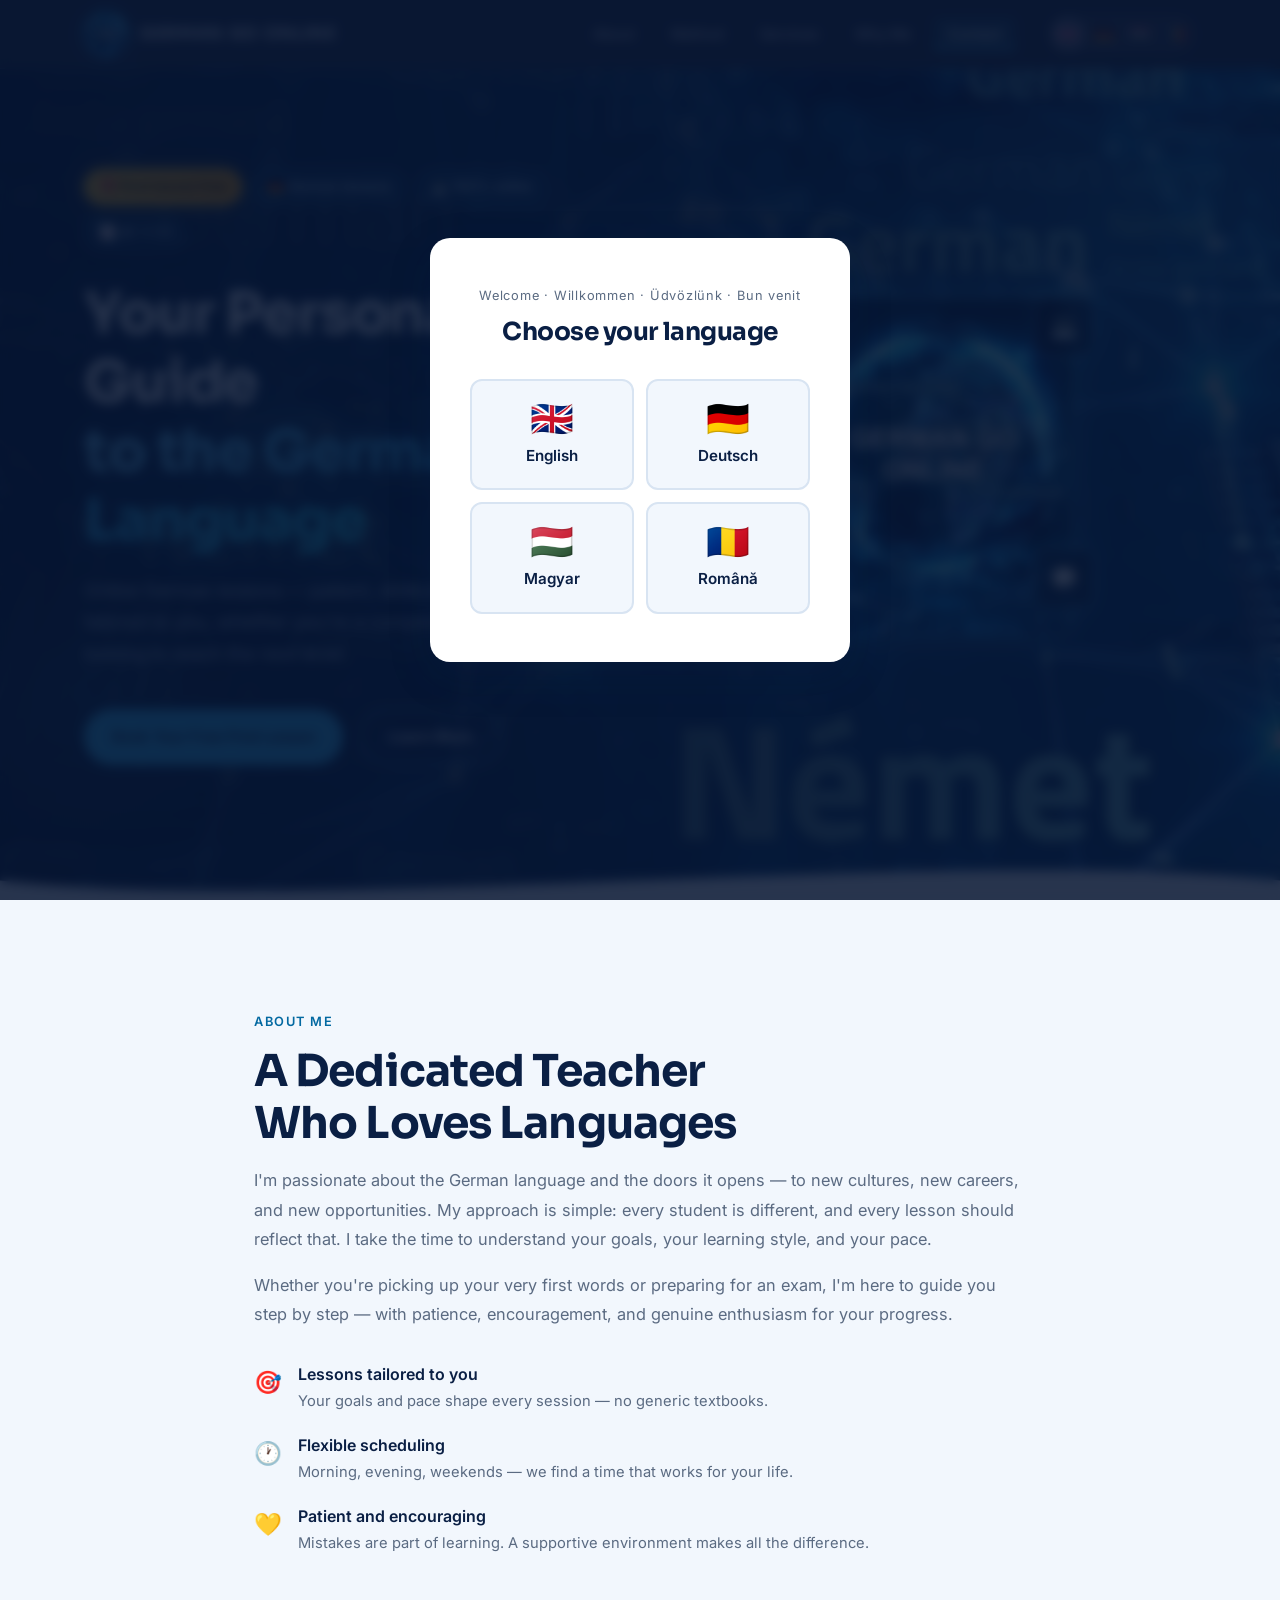
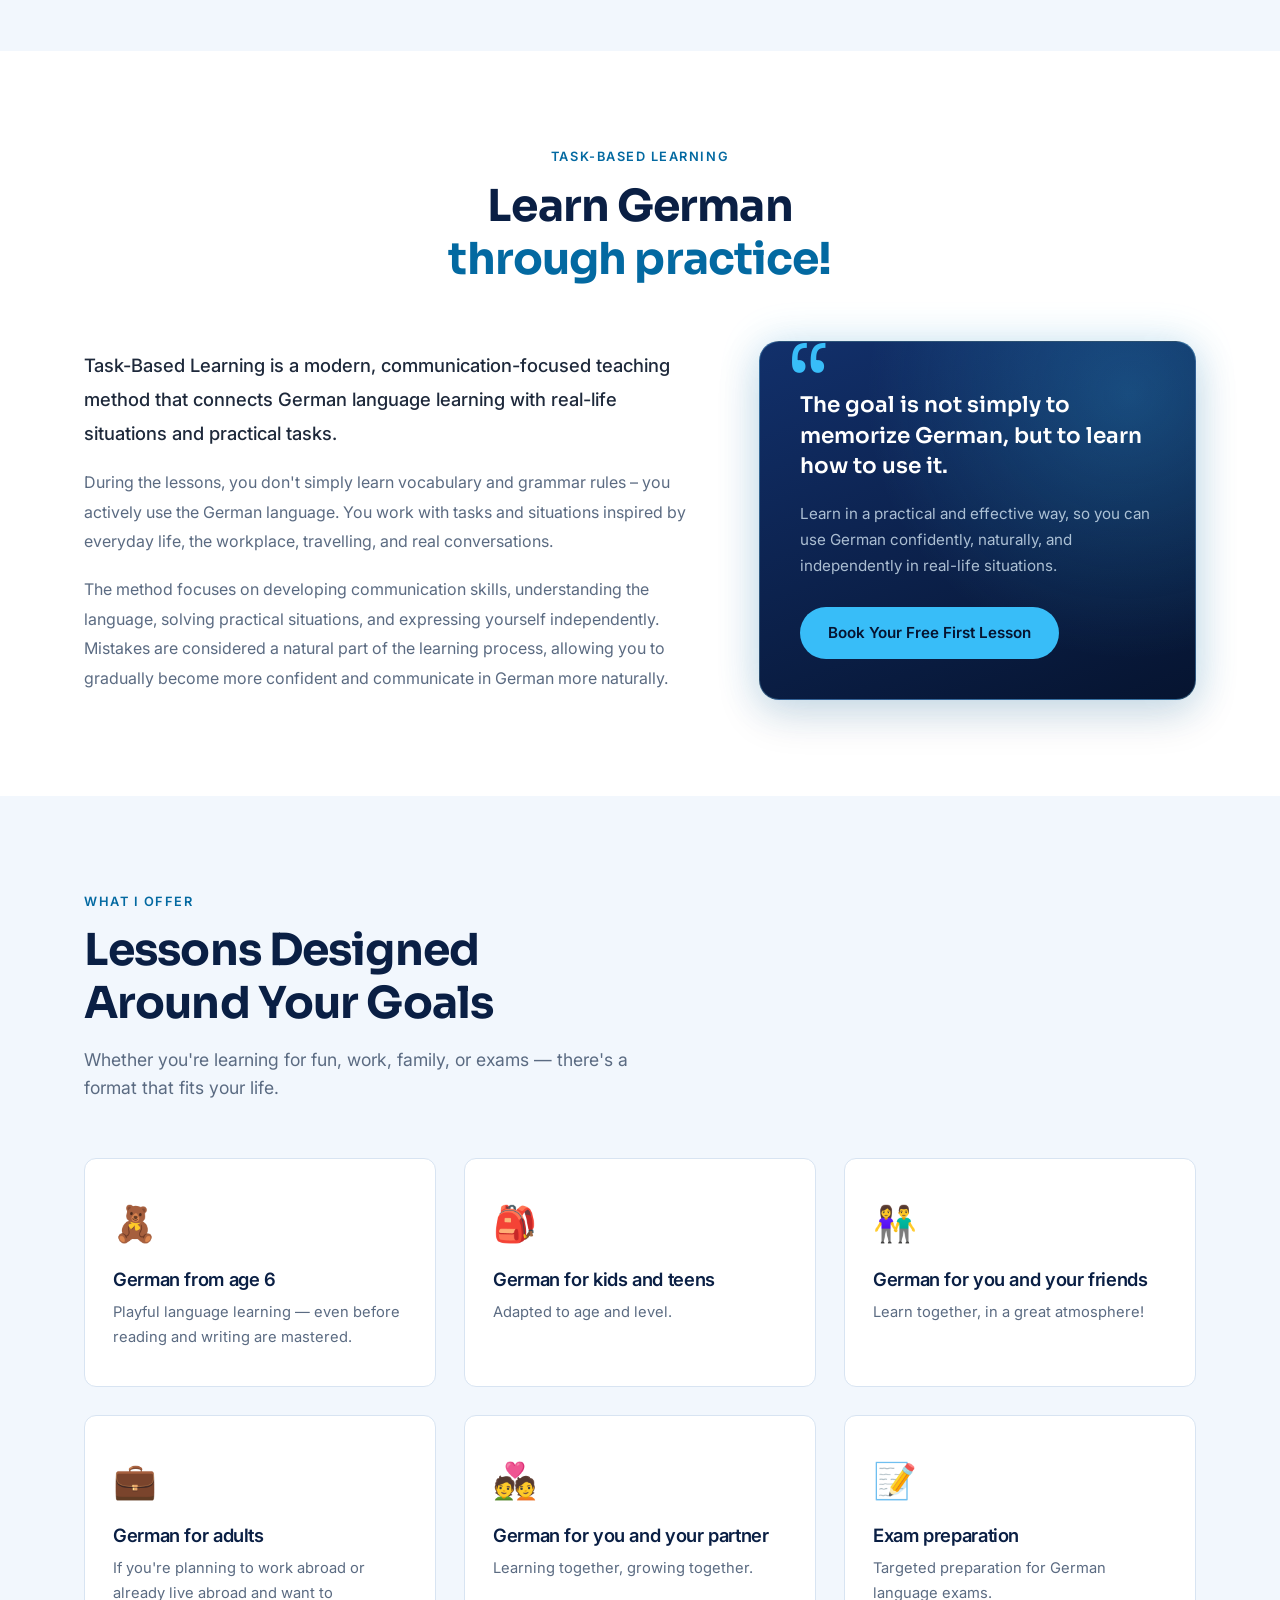
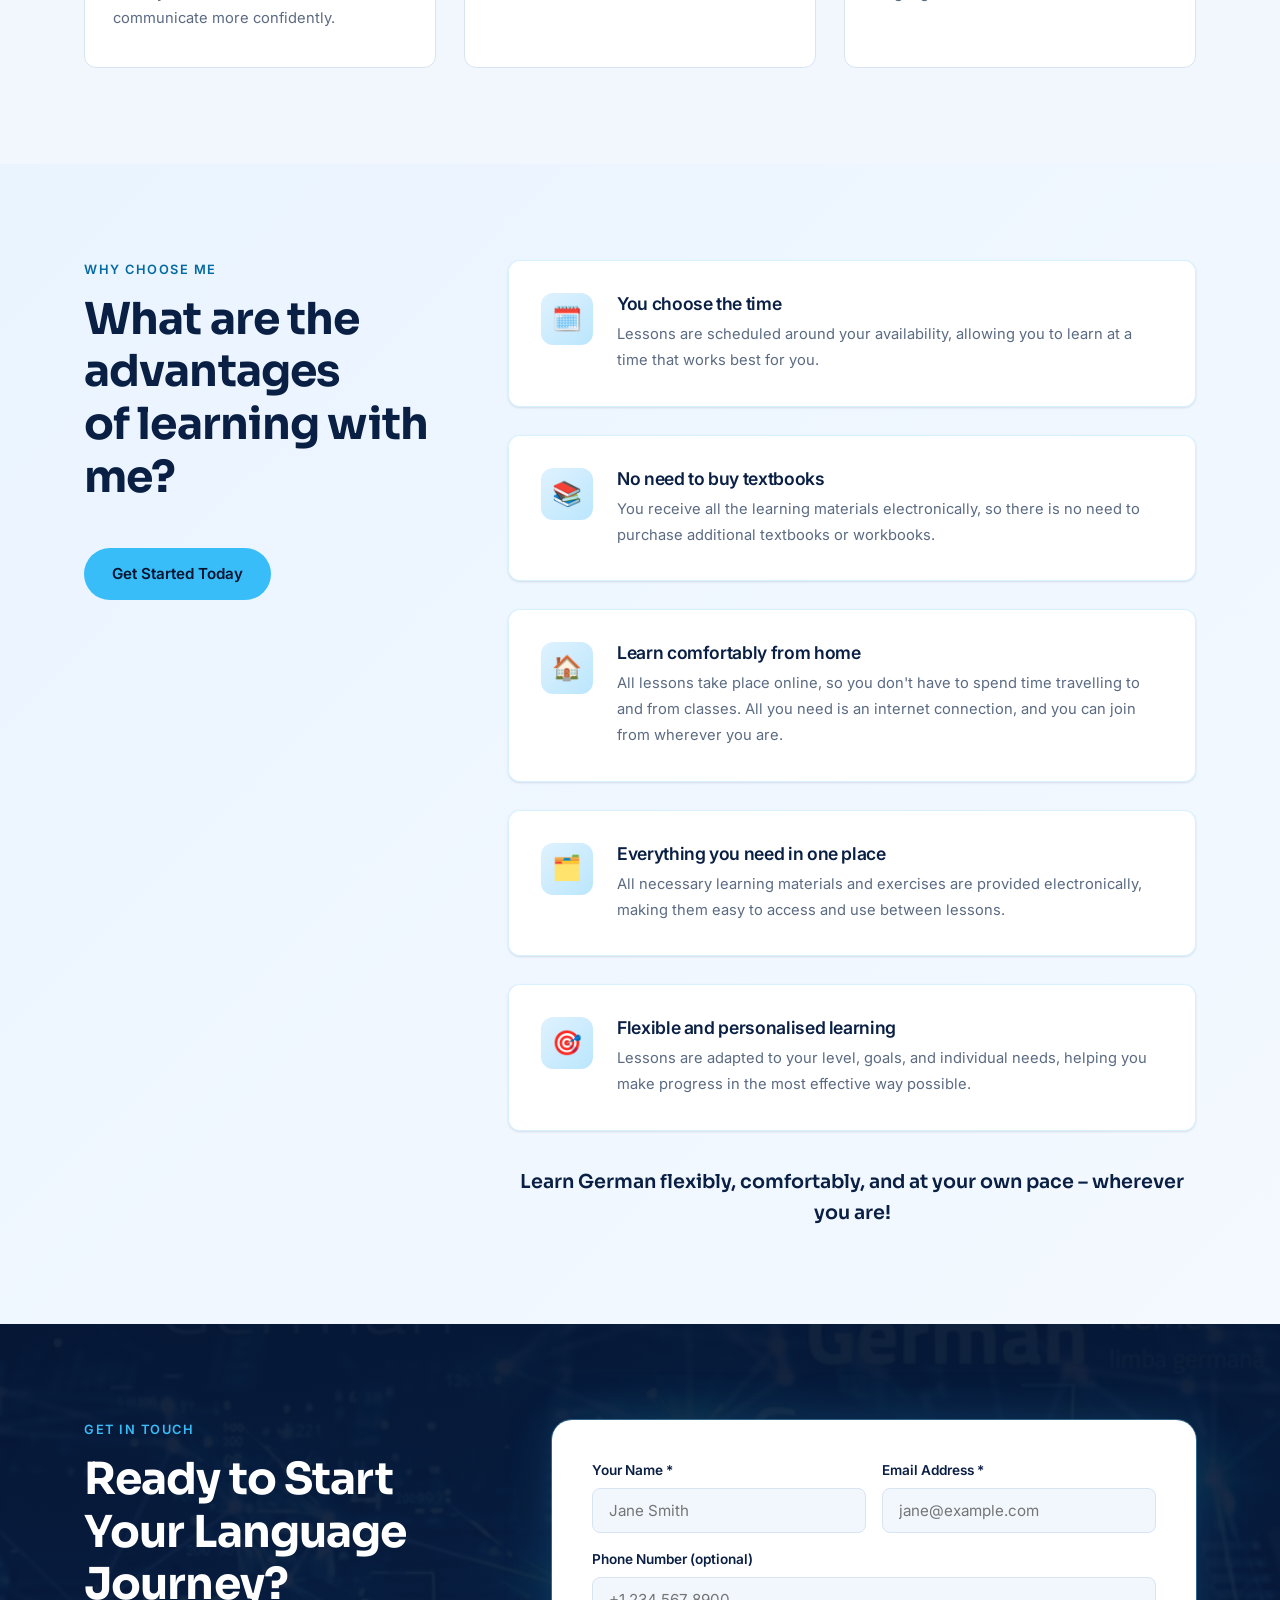
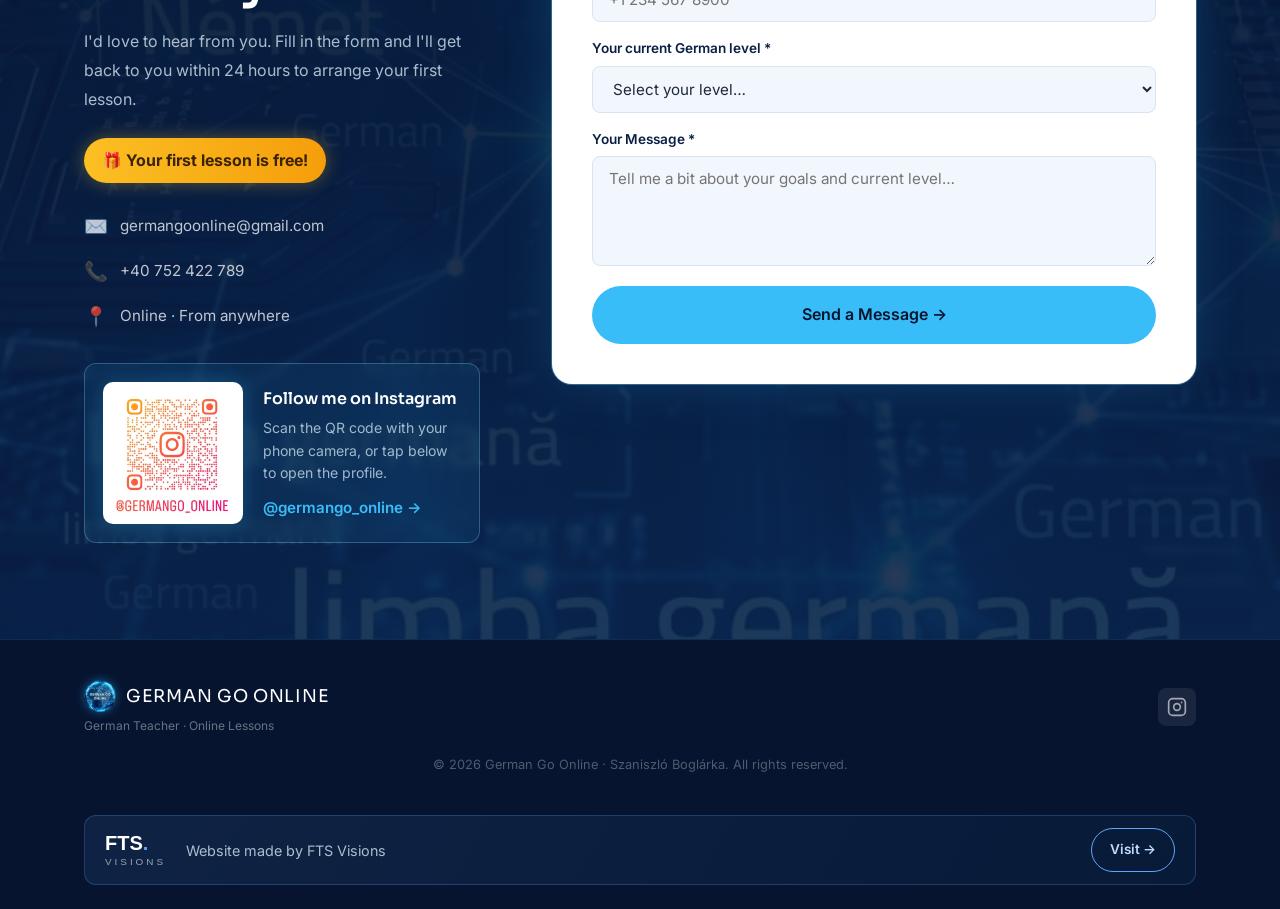
<file: index.html>
<!DOCTYPE html>
<html lang="en">
<head>
  <meta charset="UTF-8" />
  <meta name="viewport" content="width=device-width, initial-scale=1.0" />
  <link rel="preconnect" href="https://fonts.googleapis.com" />
  <link rel="preconnect" href="https://fonts.gstatic.com" crossorigin />
  <link href="https://fonts.googleapis.com/css2?family=Inter:wght@400;500;600&family=Sora:wght@500;600;700&display=swap" rel="stylesheet" />
  <meta name="theme-color" content="#0a1f44" />

  <!-- Icons -->
  <link rel="icon" href="favicon.ico" sizes="any" />
  <link rel="icon" type="image/png" sizes="32x32" href="img/favicon-32.png" />
  <link rel="icon" type="image/png" sizes="16x16" href="img/favicon-16.png" />
  <link rel="apple-touch-icon" sizes="180x180" href="img/apple-touch-icon.png" />
  <link rel="manifest" href="site.webmanifest" />

  <!-- seo:start (generated by build.js — do not edit) -->
  <title>Online German Lessons with Szaniszló Boglárka | German Go Online</title>
  <meta name="description" content="First lesson free! Learn German online with Szaniszló Boglárka: task-based lessons from A1 to C1, flexible scheduling, digital materials, exam preparation and business German." />
  <link rel="canonical" href="https://germangoonline.ro/" />
  <link rel="alternate" hreflang="en" href="https://germangoonline.ro/" />
  <link rel="alternate" hreflang="de" href="https://germangoonline.ro/de/" />
  <link rel="alternate" hreflang="hu" href="https://germangoonline.ro/hu/" />
  <link rel="alternate" hreflang="ro" href="https://germangoonline.ro/ro/" />
  <link rel="alternate" hreflang="x-default" href="https://germangoonline.ro/" />
  <meta property="og:type" content="website" />
  <meta property="og:site_name" content="German Go Online" />
  <meta property="og:locale" content="en_US" />
  <meta property="og:locale:alternate" content="de_DE" />
  <meta property="og:locale:alternate" content="hu_HU" />
  <meta property="og:locale:alternate" content="ro_RO" />
  <meta property="og:title" content="Online German Lessons with Szaniszló Boglárka | German Go Online" />
  <meta property="og:description" content="First lesson free! Learn German online with Szaniszló Boglárka: task-based lessons from A1 to C1, flexible scheduling, digital materials, exam preparation and business German." />
  <meta property="og:url" content="https://germangoonline.ro/" />
  <meta property="og:image" content="https://germangoonline.ro/img/og-image.jpg?v=2" />
  <meta property="og:image:type" content="image/jpeg" />
  <meta property="og:image:width" content="1200" />
  <meta property="og:image:height" content="630" />
  <meta property="og:image:alt" content="German Go Online logo — glowing globe" />
  <meta name="twitter:card" content="summary_large_image" />
  <meta name="twitter:title" content="Online German Lessons with Szaniszló Boglárka | German Go Online" />
  <meta name="twitter:description" content="First lesson free! Learn German online with Szaniszló Boglárka: task-based lessons from A1 to C1, flexible scheduling, digital materials, exam preparation and business German." />
  <meta name="twitter:image" content="https://germangoonline.ro/img/og-image.jpg?v=2" />
  <script type="application/ld+json">
  {"@context":"https://schema.org","@type":"EducationalOrganization","name":"German Go Online","url":"https://germangoonline.ro/","logo":"https://germangoonline.ro/img/icon-512.png","image":"https://germangoonline.ro/img/og-image.jpg?v=2","description":"First lesson free! Learn German online with Szaniszló Boglárka: task-based lessons from A1 to C1, flexible scheduling, digital materials, exam preparation and business German.","email":"germangoonline@gmail.com","telephone":"+40752422789","sameAs":["https://www.instagram.com/germango_online/"],"knowsLanguage":"de","availableLanguage":["en","de","hu","ro"],"founder":{"@type":"Person","name":"Szaniszló Boglárka","knowsLanguage":["en","de","hu","ro"]}}
  </script>
  <!-- seo:end -->
  <link rel="stylesheet" href="css/styles.css" />
</head>
<body>
  <nav id="navbar">
    <div class="container nav-inner">
      <a href="#" class="nav-logo" aria-label="German Go Online">
        <img src="img/logo-icon.png" alt="" class="nav-logo-icon" width="44" height="44" />
        <span class="nav-logo-text">
          <span class="nav-logo-name">German Go Online</span>
        </span>
      </a>
      <button class="nav-toggle" aria-label="Toggle menu" aria-expanded="false">
        <span></span><span></span><span></span>
      </button>
      <ul class="nav-links" role="list">
        <li><a href="#about" class="nav-link" data-i18n="nav.about">About</a></li>
        <li><a href="#method" class="nav-link" data-i18n="nav.method">Method</a></li>
        <li><a href="#services" class="nav-link" data-i18n="nav.services">Services</a></li>
        <li><a href="#why" class="nav-link" data-i18n="nav.why">Why Me</a></li>
        <li><a href="#contact" class="nav-link" data-i18n="nav.contact">Contact</a></li>
      </ul>
      <div class="lang-switcher" aria-label="Select language">
        <a class="lang-btn active" data-lang="en" href="./" hreflang="en" aria-label="English">🇬🇧</a>
        <a class="lang-btn" data-lang="de" href="de/" hreflang="de" aria-label="Deutsch">🇩🇪</a>
        <a class="lang-btn" data-lang="hu" href="hu/" hreflang="hu" aria-label="Magyar">🇭🇺</a>
        <a class="lang-btn" data-lang="ro" href="ro/" hreflang="ro" aria-label="Română">🇷🇴</a>
      </div>
    </div>
  </nav>

  <section id="hero">
    <div class="hero-bg-shapes" aria-hidden="true">
      <div class="shape shape-1"></div>
      <div class="shape shape-2"></div>
    </div>
    <div class="container hero-inner">
      <div class="hero-content">
        <div class="hero-flags" aria-label="Lesson highlights">
          <span class="flag-badge flag-badge-free" data-i18n="hero.badge.free">🎁 First lesson free</span>
          <span class="flag-badge" data-i18n="hero.badge.de">🇩🇪 German lessons</span>
          <span class="flag-badge" data-i18n="hero.badge.online">💻 100% online</span>
          <span class="flag-badge" data-i18n="hero.badge.levels">📈 A1 → C1</span>
        </div>
        <h1 class="hero-headline" data-i18n-html="hero.headline">Your Personal Guide<br /><em>to the German Language</em></h1>
        <p class="hero-sub" data-i18n="hero.sub">Online German lessons — patient, dedicated, and tailored to you, whether you're a complete beginner or looking to reach the next level.</p>
        <div class="hero-ctas">
          <a href="#contact" class="btn btn-primary" data-i18n="hero.cta.primary">Book Your Free First Lesson</a>
          <a href="#about" class="btn btn-ghost" data-i18n="hero.cta.ghost">Learn More</a>
        </div>
      </div>
      <div class="hero-visual" aria-hidden="true">
        <div class="hero-avatar-wrap">
          <div class="hero-avatar-placeholder hero-logo">
            <img src="logo.jpeg" alt="German Go Online logo" class="hero-logo-img" width="576" height="1024" fetchpriority="high" />
          </div>
          <div class="hero-lang-float hero-lang-1">🇩🇪</div>
          <div class="hero-lang-float hero-lang-2">💻</div>
          <div class="hero-lang-float hero-lang-3">📚</div>
          <div class="hero-lang-float hero-lang-4">💬</div>
        </div>
      </div>
    </div>
    <div class="hero-wave" aria-hidden="true">
      <svg viewBox="0 0 1440 80" preserveAspectRatio="none" xmlns="http://www.w3.org/2000/svg">
        <path d="M0,40 C360,80 1080,0 1440,40 L1440,80 L0,80 Z" fill="#f2f7fd"/>
      </svg>
    </div>
  </section>

  <section id="about" class="section">
    <div class="container about-inner">
      <div class="about-content reveal">
        <p class="section-label" data-i18n="about.label">About me</p>
        <h2 class="section-title" data-i18n-html="about.title">A Dedicated Teacher<br />Who Loves Languages</h2>
        <p class="about-bio" data-i18n="about.bio1">I'm passionate about the German language and the doors it opens — to new cultures, new careers, and new opportunities. My approach is simple: every student is different, and every lesson should reflect that. I take the time to understand your goals, your learning style, and your pace.</p>
        <p class="about-bio" style="margin-top:16px;" data-i18n="about.bio2">Whether you're picking up your very first words or preparing for an exam, I'm here to guide you step by step — with patience, encouragement, and genuine enthusiasm for your progress.</p>
        <ul class="about-highlights">
          <li class="about-highlight">
            <span class="highlight-icon">🎯</span>
            <div>
              <strong data-i18n="about.h1.title">Lessons tailored to you</strong>
              <p data-i18n="about.h1.desc">Your goals and pace shape every session — no generic textbooks.</p>
            </div>
          </li>
          <li class="about-highlight">
            <span class="highlight-icon">🕐</span>
            <div>
              <strong data-i18n="about.h2.title">Flexible scheduling</strong>
              <p data-i18n="about.h2.desc">Morning, evening, weekends — we find a time that works for your life.</p>
            </div>
          </li>
          <li class="about-highlight">
            <span class="highlight-icon">💛</span>
            <div>
              <strong data-i18n="about.h3.title">Patient and encouraging</strong>
              <p data-i18n="about.h3.desc">Mistakes are part of learning. A supportive environment makes all the difference.</p>
            </div>
          </li>
        </ul>
      </div>
    </div>
  </section>

  <section id="method" class="section method-section">
    <div class="container">
      <div class="section-header reveal" style="text-align:center; margin-bottom:56px;">
        <p class="section-label" data-i18n="method.label">Task-Based Learning</p>
        <h2 class="section-title" data-i18n-html="method.title">Learn German<br /><em>through practice!</em></h2>
      </div>
      <div class="method-inner">
        <div class="method-text reveal">
          <p class="method-lead" data-i18n="method.p1">Task-Based Learning is a modern, communication-focused teaching method that connects German language learning with real-life situations and practical tasks.</p>
          <p data-i18n="method.p2">During the lessons, you don't simply learn vocabulary and grammar rules – you actively use the German language. You work with tasks and situations inspired by everyday life, the workplace, travelling, and real conversations.</p>
          <p data-i18n="method.p3">The method focuses on developing communication skills, understanding the language, solving practical situations, and expressing yourself independently. Mistakes are considered a natural part of the learning process, allowing you to gradually become more confident and communicate in German more naturally.</p>
        </div>
        <aside class="method-quote reveal">
          <span class="method-quote-mark" aria-hidden="true">“</span>
          <blockquote data-i18n="method.quote">The goal is not simply to memorize German, but to learn how to use it.</blockquote>
          <p class="method-closing" data-i18n="method.closing">Learn in a practical and effective way, so you can use German confidently, naturally, and independently in real-life situations.</p>
          <a href="#contact" class="btn btn-primary" data-i18n="hero.cta.primary">Book Your Free First Lesson</a>
        </aside>
      </div>
    </div>
  </section>

  <section id="services" class="section">
    <div class="container">
      <div class="section-header reveal" style="margin-bottom:56px;">
        <p class="section-label" data-i18n="svc.label">What I offer</p>
        <h2 class="section-title" data-i18n-html="svc.title">Lessons Designed<br />Around Your Goals</h2>
        <p class="section-sub" data-i18n="svc.sub">Whether you're learning for fun, work, family, or exams — there's a format that fits your life.</p>
      </div>
      <div class="services-grid">
        <div class="service-card reveal">
          <div class="service-icon">🧸</div>
          <h3 class="service-title" data-i18n="svc.c1.title">German from age 6</h3>
          <p class="service-desc" data-i18n="svc.c1.desc">Playful language learning — even before reading and writing are mastered.</p>
        </div>
        <div class="service-card reveal">
          <div class="service-icon">🎒</div>
          <h3 class="service-title" data-i18n="svc.c2.title">German for kids and teens</h3>
          <p class="service-desc" data-i18n="svc.c2.desc">Adapted to age and level.</p>
        </div>
        <div class="service-card reveal">
          <div class="service-icon">👫</div>
          <h3 class="service-title" data-i18n="svc.c3.title">German for you and your friends</h3>
          <p class="service-desc" data-i18n="svc.c3.desc">Learn together, in a great atmosphere!</p>
        </div>
        <div class="service-card reveal">
          <div class="service-icon">💼</div>
          <h3 class="service-title" data-i18n="svc.c4.title">German for adults</h3>
          <p class="service-desc" data-i18n="svc.c4.desc">If you're planning to work abroad or already live abroad and want to communicate more confidently.</p>
        </div>
        <div class="service-card reveal">
          <div class="service-icon">💑</div>
          <h3 class="service-title" data-i18n="svc.c5.title">German for you and your partner</h3>
          <p class="service-desc" data-i18n="svc.c5.desc">Learning together, growing together.</p>
        </div>
        <div class="service-card reveal">
          <div class="service-icon">📝</div>
          <h3 class="service-title" data-i18n="svc.c6.title">Exam preparation</h3>
          <p class="service-desc" data-i18n="svc.c6.desc">Targeted preparation for German language exams.</p>
        </div>
      </div>
    </div>
  </section>

  <section id="why" class="section why-section">
    <div class="container">
      <div class="why-inner">
        <div class="why-header reveal">
          <p class="section-label" data-i18n="why.label">Why choose me</p>
          <h2 class="section-title" data-i18n-html="why.title">What are the advantages<br />of learning with me?</h2>
          <a href="#contact" class="btn btn-primary" style="margin-top:28px; display:inline-flex;" data-i18n="why.cta">Get Started Today</a>
        </div>
        <div class="why-cards">
          <div class="why-card reveal">
            <div class="why-icon-wrap"><span class="why-icon">🗓️</span></div>
            <div>
              <h3 class="why-title" data-i18n="why.c1.title">You choose the time</h3>
              <p class="why-desc" data-i18n="why.c1.desc">Lessons are scheduled around your availability, allowing you to learn at a time that works best for you.</p>
            </div>
          </div>
          <div class="why-card reveal">
            <div class="why-icon-wrap"><span class="why-icon">📚</span></div>
            <div>
              <h3 class="why-title" data-i18n="why.c2.title">No need to buy textbooks</h3>
              <p class="why-desc" data-i18n="why.c2.desc">You receive all the learning materials electronically, so there is no need to purchase additional textbooks or workbooks.</p>
            </div>
          </div>
          <div class="why-card reveal">
            <div class="why-icon-wrap"><span class="why-icon">🏠</span></div>
            <div>
              <h3 class="why-title" data-i18n="why.c3.title">Learn comfortably from home</h3>
              <p class="why-desc" data-i18n="why.c3.desc">All lessons take place online, so you don't have to spend time travelling to and from classes. All you need is an internet connection, and you can join from wherever you are.</p>
            </div>
          </div>
          <div class="why-card reveal">
            <div class="why-icon-wrap"><span class="why-icon">🗂️</span></div>
            <div>
              <h3 class="why-title" data-i18n="why.c4.title">Everything you need in one place</h3>
              <p class="why-desc" data-i18n="why.c4.desc">All necessary learning materials and exercises are provided electronically, making them easy to access and use between lessons.</p>
            </div>
          </div>
          <div class="why-card reveal">
            <div class="why-icon-wrap"><span class="why-icon">🎯</span></div>
            <div>
              <h3 class="why-title" data-i18n="why.c5.title">Flexible and personalised learning</h3>
              <p class="why-desc" data-i18n="why.c5.desc">Lessons are adapted to your level, goals, and individual needs, helping you make progress in the most effective way possible.</p>
            </div>
          </div>
          <p class="why-closing reveal" data-i18n="why.closing">Learn German flexibly, comfortably, and at your own pace – wherever you are!</p>
        </div>
      </div>
    </div>
  </section>

  <section id="contact" class="section">
    <div class="container">
      <div class="contact-inner">
        <div class="contact-info reveal">
          <p class="section-label" style="color:var(--accent);" data-i18n="contact.label">Get in touch</p>
          <h2 class="section-title" style="color:white;" data-i18n-html="contact.title">Ready to Start<br />Your Language Journey?</h2>
          <p class="contact-intro" data-i18n="contact.intro">I'd love to hear from you. Fill in the form and I'll get back to you within 24 hours to arrange your first lesson.</p>
          <p class="contact-free" data-i18n="contact.free">🎁 Your first lesson is free!</p>
          <ul class="contact-details">
            <li class="contact-detail">
              <span class="contact-detail-icon">✉️</span>
              <a href="mailto:germangoonline@gmail.com" class="contact-link">germangoonline@gmail.com</a>
            </li>
            <li class="contact-detail">
              <span class="contact-detail-icon">📞</span>
              <a href="tel:+40752422789" class="contact-link">+40 752 422 789</a>
            </li>
            <li class="contact-detail">
              <span class="contact-detail-icon">📍</span>
              <span data-i18n="contact.location">Online · From anywhere</span>
            </li>
          </ul>
          <div class="insta-card">
            <a href="https://www.instagram.com/germango_online/" target="_blank" rel="noopener" class="insta-qr-link" aria-label="Instagram @germango_online">
              <img src="img/insta-qr.jpeg" alt="Instagram QR code — @germango_online" class="insta-qr" width="140" height="142" loading="lazy" />
            </a>
            <div class="insta-text">
              <strong data-i18n="contact.insta.title">Follow me on Instagram</strong>
              <p data-i18n="contact.insta.desc">Scan the QR code with your phone camera, or tap below to open the profile.</p>
              <a href="https://www.instagram.com/germango_online/" target="_blank" rel="noopener" class="insta-handle">@germango_online →</a>
            </div>
          </div>
        </div>
        <div class="contact-form-wrap reveal">
          <form class="contact-form" id="contact-form" action="https://formsubmit.co/germangoonline@gmail.com" method="POST">
            <input type="hidden" name="_subject" value="New lesson enquiry — German Go Online" />
            <input type="hidden" name="_template" value="table" />
            <input type="text" name="_honey" class="form-honeypot" tabindex="-1" autocomplete="off" aria-hidden="true" />
            <div class="form-row">
              <div class="form-group">
                <label for="name" data-i18n="contact.form.name">Your Name *</label>
                <input type="text" id="name" name="Name" data-i18n-placeholder="contact.form.name.ph" placeholder="Jane Smith" required />
              </div>
              <div class="form-group">
                <label for="email" data-i18n="contact.form.email">Email Address *</label>
                <input type="email" id="email" name="Email" data-i18n-placeholder="contact.form.email.ph" placeholder="jane@example.com" required />
              </div>
            </div>
            <div class="form-group">
              <label for="phone" data-i18n="contact.form.phone">Phone Number (optional)</label>
              <input type="tel" id="phone" name="Phone" data-i18n-placeholder="contact.form.phone.ph" placeholder="+1 234 567 8900" />
            </div>
            <div class="form-group">
              <label for="level" data-i18n="contact.form.level">Your current German level *</label>
              <select id="level" name="German level" required>
                <option value="" disabled selected data-i18n-option="contact.form.level.ph">Select your level…</option>
                <option value="Complete beginner" data-i18n-option="contact.form.level.zero">Complete beginner</option>
                <option value="A1-A2" data-i18n-option="contact.form.level.a">A1–A2 · Elementary</option>
                <option value="B1-B2" data-i18n-option="contact.form.level.b">B1–B2 · Intermediate</option>
                <option value="C1" data-i18n-option="contact.form.level.c">C1 · Advanced</option>
                <option value="Not sure" data-i18n-option="contact.form.level.ns">Not sure yet</option>
              </select>
            </div>
            <div class="form-group">
              <label for="message" data-i18n="contact.form.msg">Your Message *</label>
              <textarea id="message" name="Message" rows="4" data-i18n-placeholder="contact.form.msg.ph" placeholder="Tell me a bit about your goals and current level…" required></textarea>
            </div>
            <button type="submit" class="btn btn-primary form-submit" data-i18n="contact.form.submit">Send a Message →</button>
            <p class="form-status" role="status" aria-live="polite"></p>
          </form>
        </div>
      </div>
    </div>
  </section>

  <footer class="footer">
    <div class="container footer-inner">
      <div class="footer-brand">
        <span class="footer-name"><img src="img/logo-icon.png" alt="" class="footer-logo-icon" width="32" height="32" />German Go Online</span>
        <span class="footer-tagline" data-i18n="footer.tagline">German Teacher · Online Lessons</span>
      </div>
      <div class="footer-social" aria-label="Social media">
        <a href="https://www.instagram.com/germango_online/" target="_blank" rel="noopener" aria-label="Instagram" class="social-link">
          <svg viewBox="0 0 24 24" width="20" height="20" fill="none" stroke="currentColor" stroke-width="2"><rect x="2" y="2" width="20" height="20" rx="5"/><circle cx="12" cy="12" r="4"/><circle cx="17.5" cy="6.5" r="1" fill="currentColor" stroke="none"/></svg>
        </a>
      </div>
      <p class="footer-copy" data-i18n="footer.copy">© 2026 German Go Online · Szaniszló Boglárka. All rights reserved.</p>
    </div>
  </footer>

  <aside class="fts-ad" aria-label="Website by FTS Visions">
    <div class="container">
      <a class="fts-card" href="https://www.ftsvisions.com/en/" data-i18n-href="fts.href" target="_blank" rel="noopener">
        <span class="fts-logo" aria-hidden="true">
          <span class="fts-logo-main">FTS<span class="fts-dot">.</span></span>
          <span class="fts-logo-sub">VISIONS</span>
        </span>
        <span class="fts-text" data-i18n="fts.label">Website made by FTS Visions</span>
        <span class="fts-cta" data-i18n="fts.cta">Visit →</span>
      </a>
    </div>
  </aside>

  <div id="lang-modal" class="lang-modal" role="dialog" aria-modal="true" aria-labelledby="lang-modal-title">
    <div class="lang-modal-box">
      <p class="lang-modal-greeting">Welcome · Willkommen · Üdvözlünk · Bun venit</p>
      <h2 class="lang-modal-title" id="lang-modal-title">Choose your language</h2>
      <div class="lang-modal-options">
        <a class="lang-modal-btn" data-lang="en" href="./" hreflang="en">
          <span class="lang-modal-flag">🇬🇧</span>
          <span class="lang-modal-name">English</span>
        </a>
        <a class="lang-modal-btn" data-lang="de" href="de/" hreflang="de">
          <span class="lang-modal-flag">🇩🇪</span>
          <span class="lang-modal-name">Deutsch</span>
        </a>
        <a class="lang-modal-btn" data-lang="hu" href="hu/" hreflang="hu">
          <span class="lang-modal-flag">🇭🇺</span>
          <span class="lang-modal-name">Magyar</span>
        </a>
        <a class="lang-modal-btn" data-lang="ro" href="ro/" hreflang="ro">
          <span class="lang-modal-flag">🇷🇴</span>
          <span class="lang-modal-name">Română</span>
        </a>
      </div>
    </div>
  </div>

  <script src="js/translations.js"></script>
  <script src="js/main.js"></script>
</body>
</html>
</file>
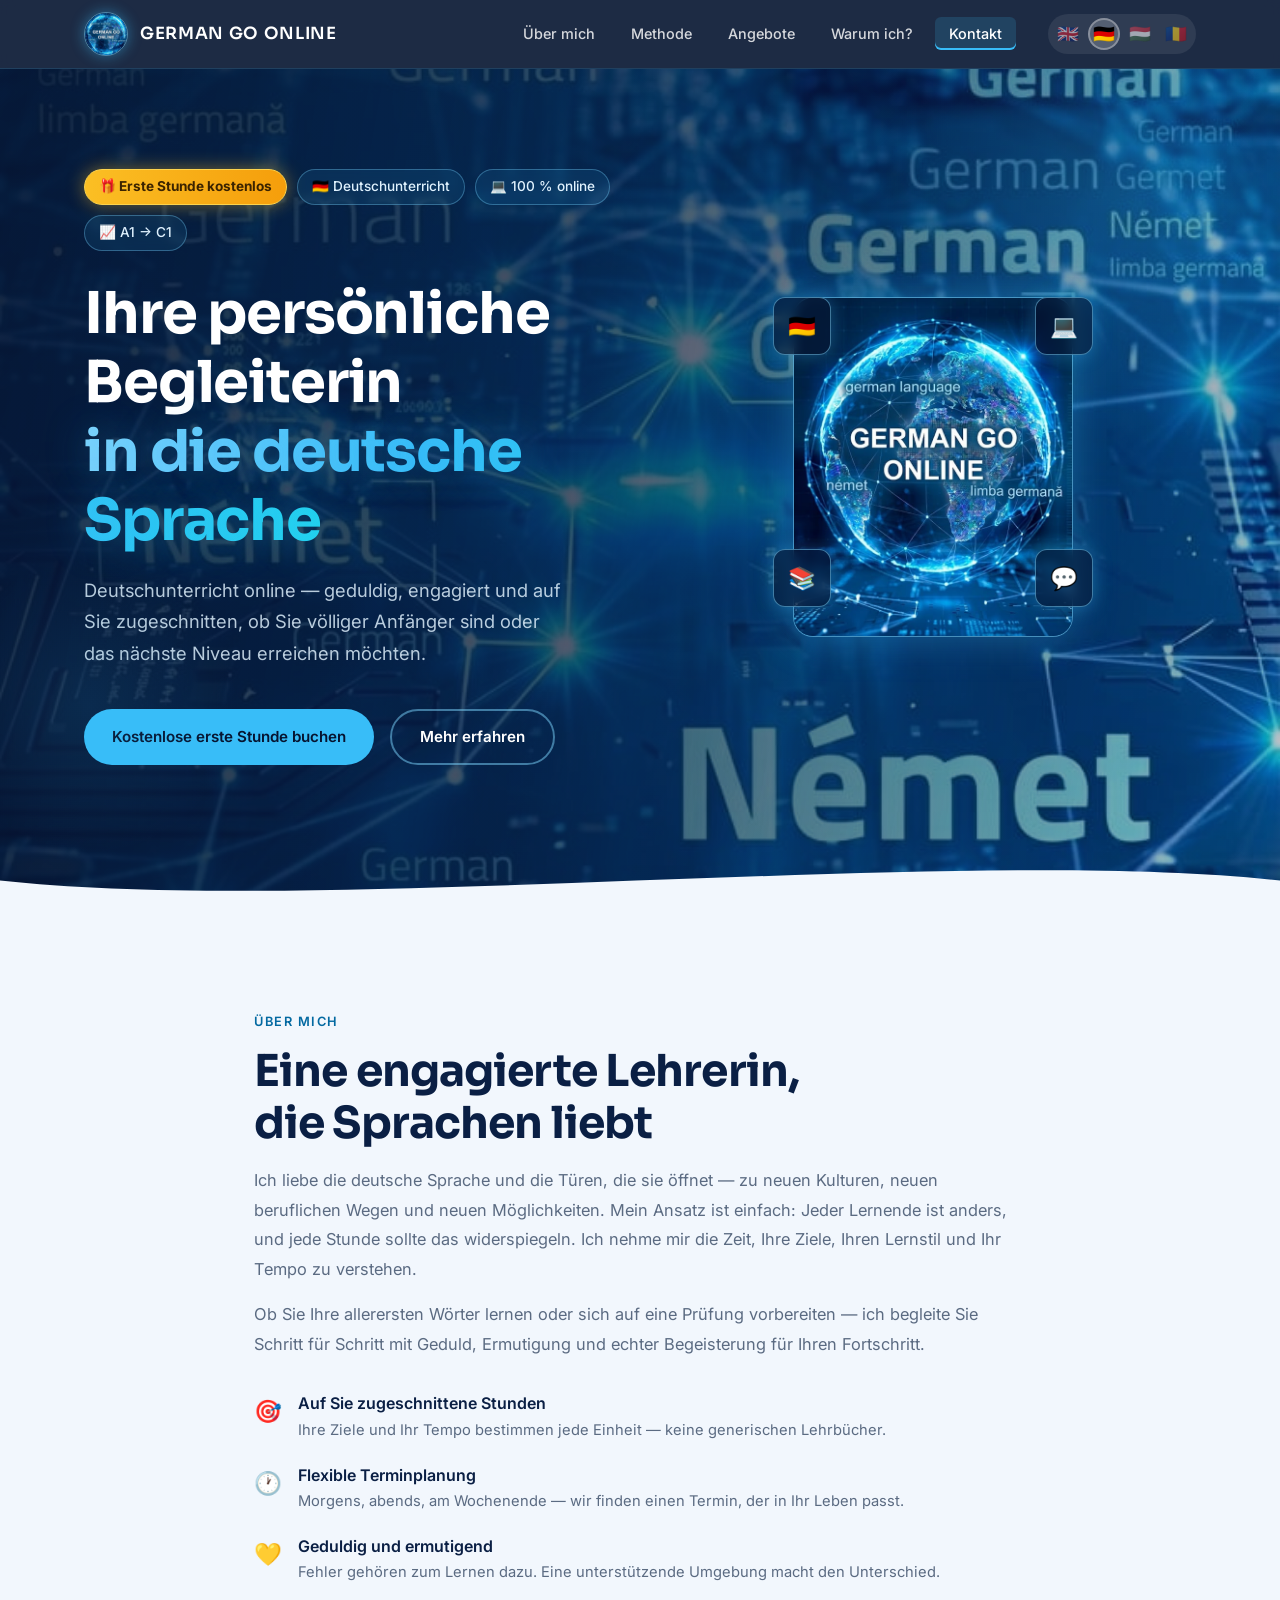
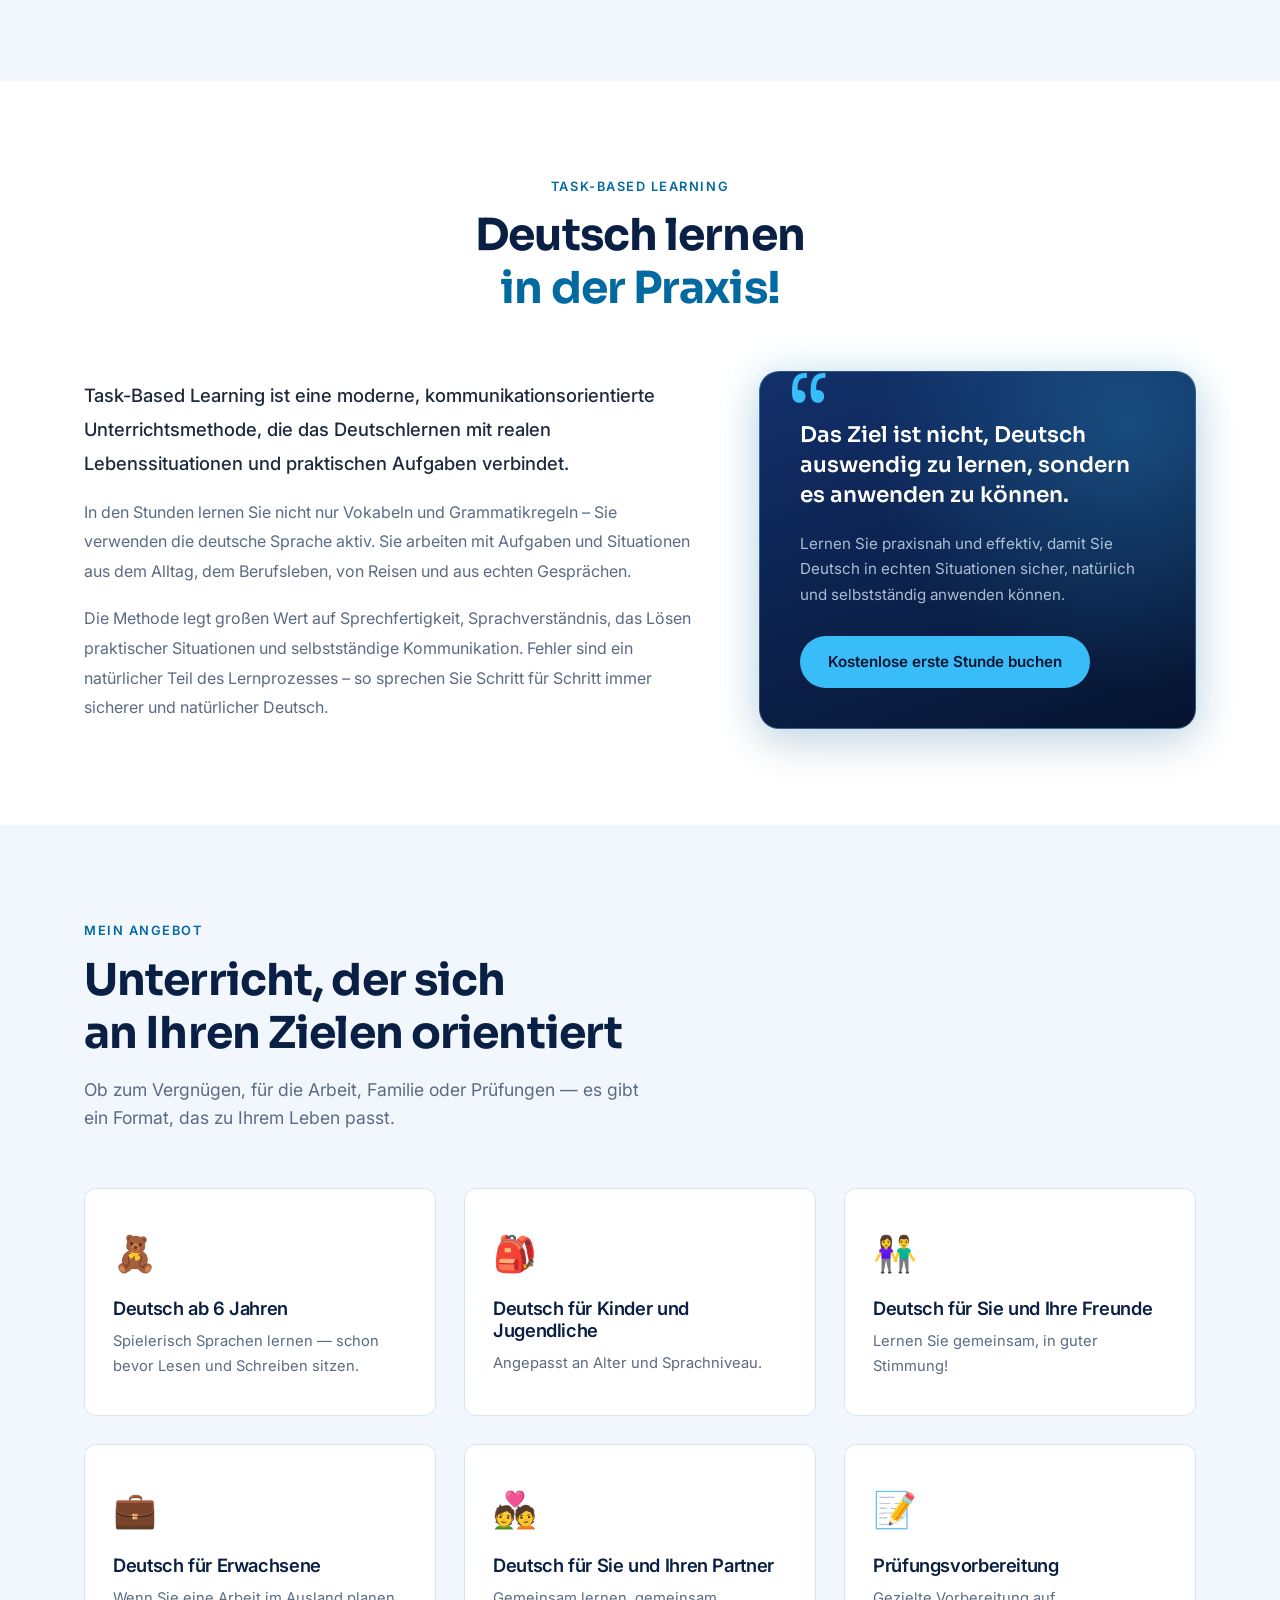
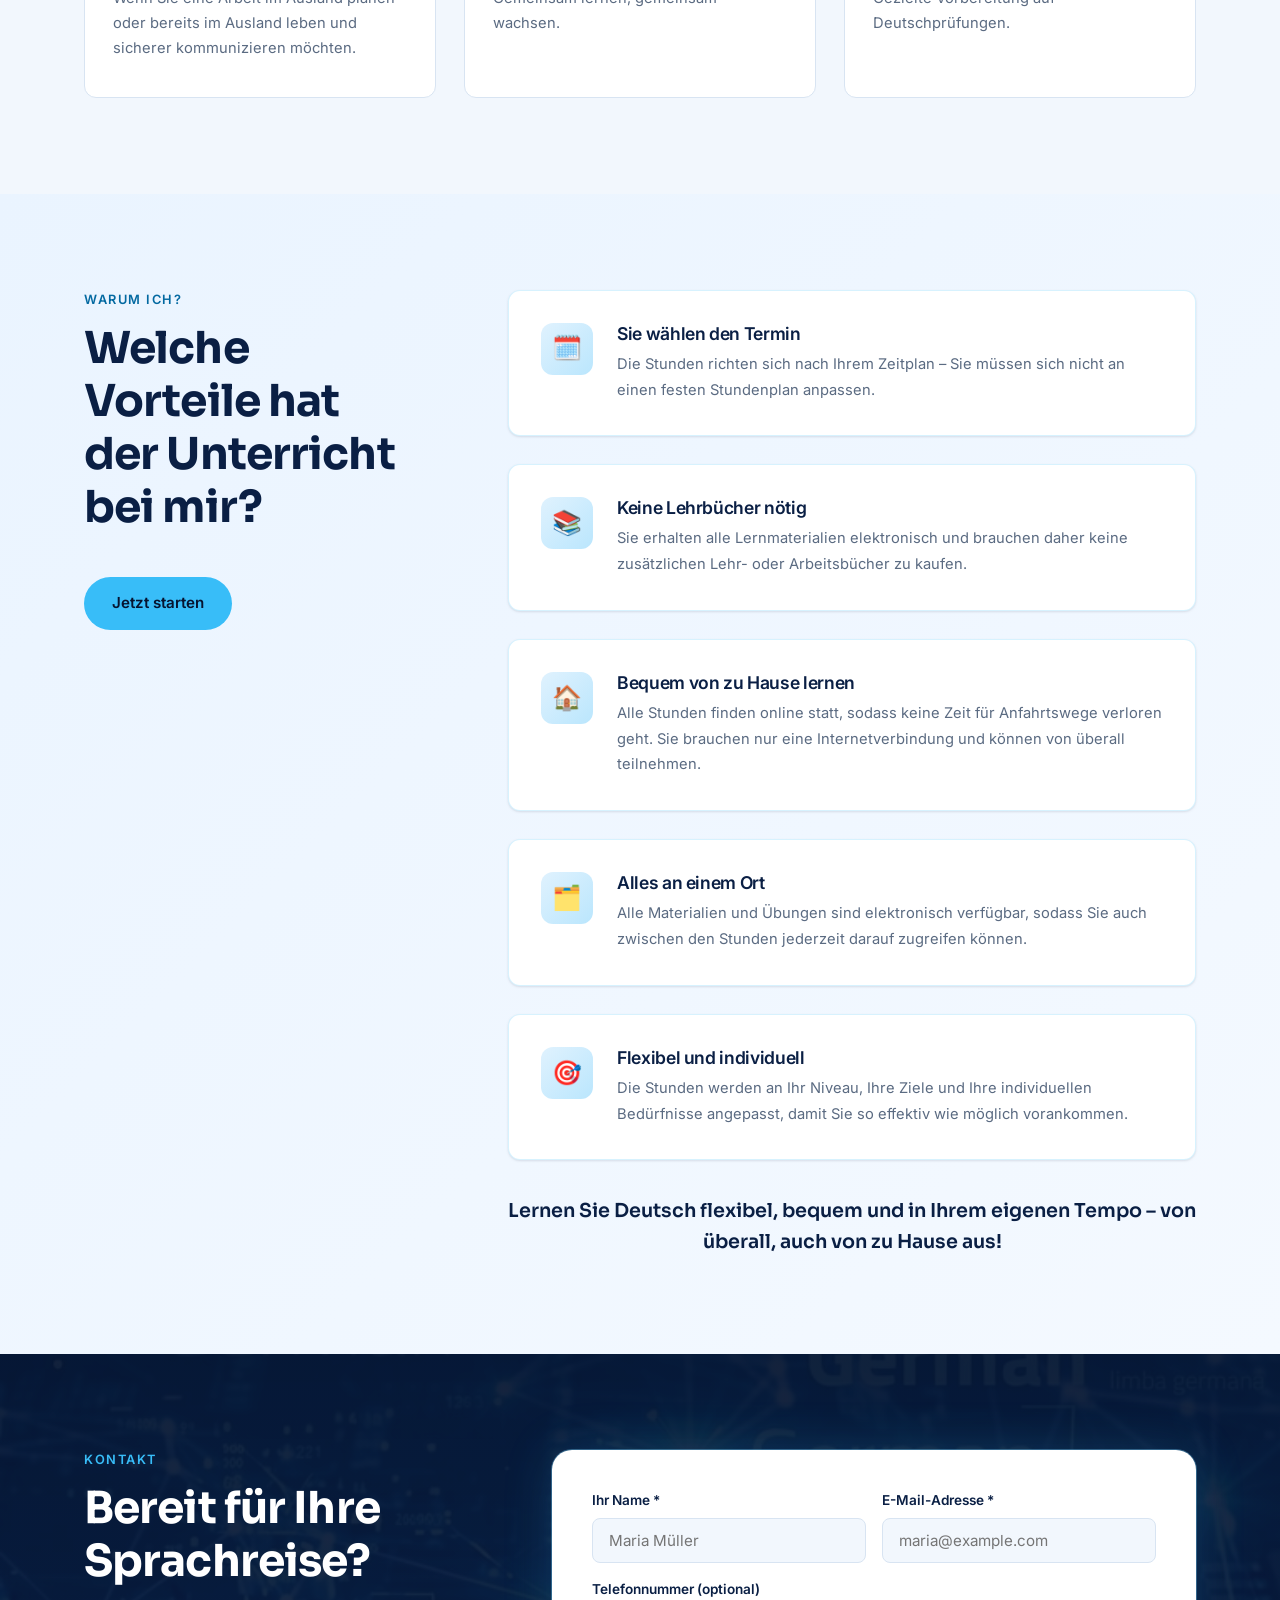
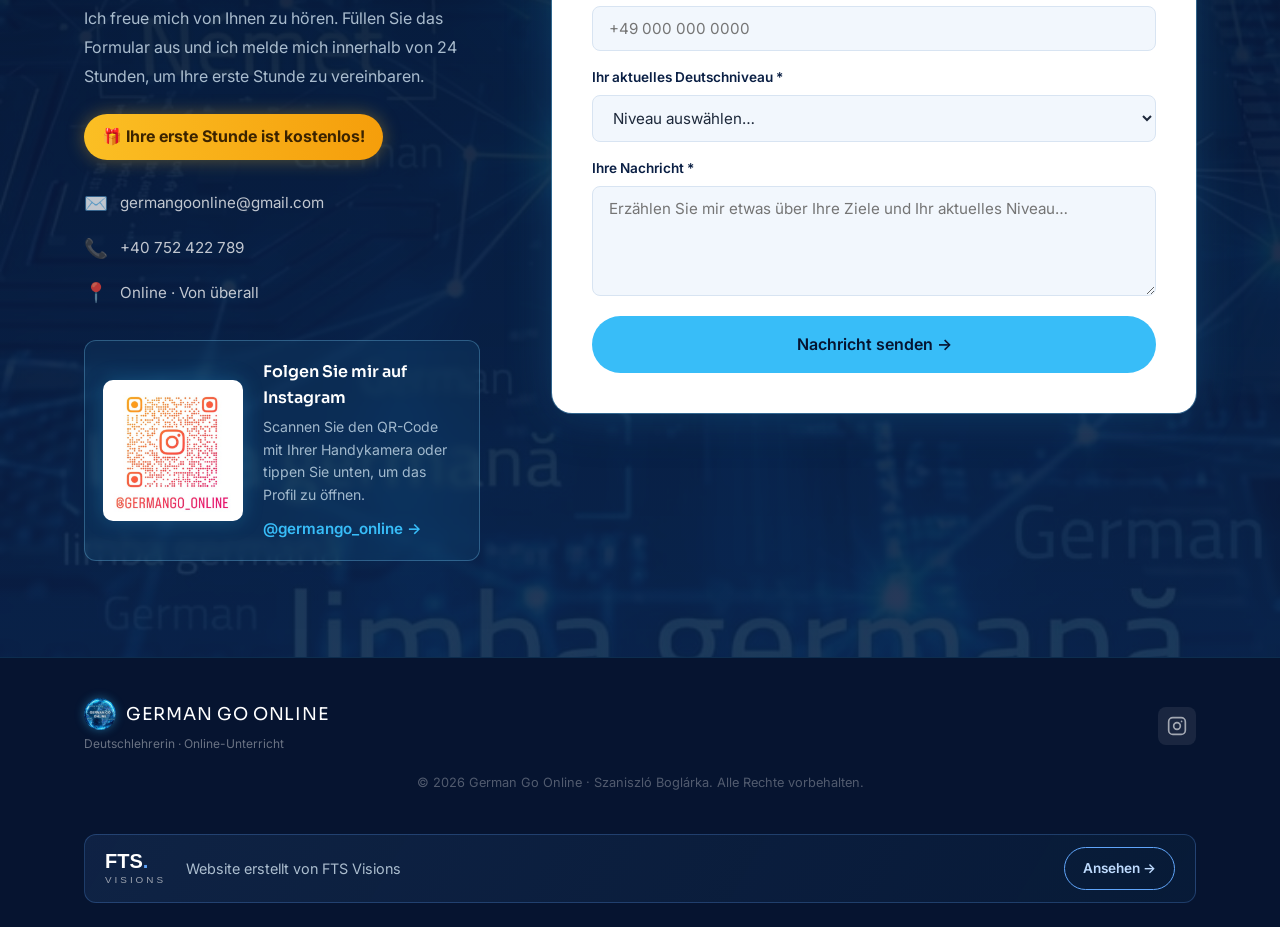
<file: de/index.html>
<!DOCTYPE html>
<html lang="de">
<head>
  <meta charset="UTF-8" />
  <meta name="viewport" content="width=device-width, initial-scale=1.0" />
  <link rel="preconnect" href="https://fonts.googleapis.com" />
  <link rel="preconnect" href="https://fonts.gstatic.com" crossorigin />
  <link href="https://fonts.googleapis.com/css2?family=Inter:wght@400;500;600&family=Sora:wght@500;600;700&display=swap" rel="stylesheet" />
  <meta name="theme-color" content="#0a1f44" />

  <!-- Icons -->
  <link rel="icon" href="../favicon.ico" sizes="any" />
  <link rel="icon" type="image/png" sizes="32x32" href="../img/favicon-32.png" />
  <link rel="icon" type="image/png" sizes="16x16" href="../img/favicon-16.png" />
  <link rel="apple-touch-icon" sizes="180x180" href="../img/apple-touch-icon.png" />
  <link rel="manifest" href="../site.webmanifest" />

  <!-- seo:start (generated by build.js — do not edit) -->
  <title>Deutschunterricht online mit Szaniszló Boglárka | German Go Online</title>
  <meta name="description" content="Erste Stunde kostenlos! Deutsch online lernen mit Szaniszló Boglárka: aufgabenbasierter Unterricht von A1 bis C1, flexible Termine, digitale Materialien und Prüfungsvorbereitung." />
  <link rel="canonical" href="https://germangoonline.ro/de/" />
  <link rel="alternate" hreflang="en" href="https://germangoonline.ro/" />
  <link rel="alternate" hreflang="de" href="https://germangoonline.ro/de/" />
  <link rel="alternate" hreflang="hu" href="https://germangoonline.ro/hu/" />
  <link rel="alternate" hreflang="ro" href="https://germangoonline.ro/ro/" />
  <link rel="alternate" hreflang="x-default" href="https://germangoonline.ro/" />
  <meta property="og:type" content="website" />
  <meta property="og:site_name" content="German Go Online" />
  <meta property="og:locale" content="de_DE" />
  <meta property="og:locale:alternate" content="en_US" />
  <meta property="og:locale:alternate" content="hu_HU" />
  <meta property="og:locale:alternate" content="ro_RO" />
  <meta property="og:title" content="Deutschunterricht online mit Szaniszló Boglárka | German Go Online" />
  <meta property="og:description" content="Erste Stunde kostenlos! Deutsch online lernen mit Szaniszló Boglárka: aufgabenbasierter Unterricht von A1 bis C1, flexible Termine, digitale Materialien und Prüfungsvorbereitung." />
  <meta property="og:url" content="https://germangoonline.ro/de/" />
  <meta property="og:image" content="https://germangoonline.ro/img/og-image.jpg?v=2" />
  <meta property="og:image:type" content="image/jpeg" />
  <meta property="og:image:width" content="1200" />
  <meta property="og:image:height" content="630" />
  <meta property="og:image:alt" content="German Go Online logo — glowing globe" />
  <meta name="twitter:card" content="summary_large_image" />
  <meta name="twitter:title" content="Deutschunterricht online mit Szaniszló Boglárka | German Go Online" />
  <meta name="twitter:description" content="Erste Stunde kostenlos! Deutsch online lernen mit Szaniszló Boglárka: aufgabenbasierter Unterricht von A1 bis C1, flexible Termine, digitale Materialien und Prüfungsvorbereitung." />
  <meta name="twitter:image" content="https://germangoonline.ro/img/og-image.jpg?v=2" />
  <script type="application/ld+json">
  {"@context":"https://schema.org","@type":"EducationalOrganization","name":"German Go Online","url":"https://germangoonline.ro/de/","logo":"https://germangoonline.ro/img/icon-512.png","image":"https://germangoonline.ro/img/og-image.jpg?v=2","description":"Erste Stunde kostenlos! Deutsch online lernen mit Szaniszló Boglárka: aufgabenbasierter Unterricht von A1 bis C1, flexible Termine, digitale Materialien und Prüfungsvorbereitung.","email":"germangoonline@gmail.com","telephone":"+40752422789","sameAs":["https://www.instagram.com/germango_online/"],"knowsLanguage":"de","availableLanguage":["en","de","hu","ro"],"founder":{"@type":"Person","name":"Szaniszló Boglárka","knowsLanguage":["en","de","hu","ro"]}}
  </script>
  <!-- seo:end -->
  <link rel="stylesheet" href="../css/styles.css" />
</head>
<body>
  <nav id="navbar">
    <div class="container nav-inner">
      <a href="#" class="nav-logo" aria-label="German Go Online">
        <img src="../img/logo-icon.png" alt="" class="nav-logo-icon" width="44" height="44" />
        <span class="nav-logo-text">
          <span class="nav-logo-name">German Go Online</span>
        </span>
      </a>
      <button class="nav-toggle" aria-label="Toggle menu" aria-expanded="false">
        <span></span><span></span><span></span>
      </button>
      <ul class="nav-links" role="list">
        <li><a href="#about" class="nav-link" data-i18n="nav.about">Über mich</a></li>
        <li><a href="#method" class="nav-link" data-i18n="nav.method">Methode</a></li>
        <li><a href="#services" class="nav-link" data-i18n="nav.services">Angebote</a></li>
        <li><a href="#why" class="nav-link" data-i18n="nav.why">Warum ich?</a></li>
        <li><a href="#contact" class="nav-link" data-i18n="nav.contact">Kontakt</a></li>
      </ul>
      <div class="lang-switcher" aria-label="Select language">
        <a class="lang-btn" data-lang="en" href="../" hreflang="en" aria-label="English">🇬🇧</a>
        <a class="lang-btn active" data-lang="de" href="./" hreflang="de" aria-label="Deutsch">🇩🇪</a>
        <a class="lang-btn" data-lang="hu" href="../hu/" hreflang="hu" aria-label="Magyar">🇭🇺</a>
        <a class="lang-btn" data-lang="ro" href="../ro/" hreflang="ro" aria-label="Română">🇷🇴</a>
      </div>
    </div>
  </nav>

  <section id="hero">
    <div class="hero-bg-shapes" aria-hidden="true">
      <div class="shape shape-1"></div>
      <div class="shape shape-2"></div>
    </div>
    <div class="container hero-inner">
      <div class="hero-content">
        <div class="hero-flags" aria-label="Lesson highlights">
          <span class="flag-badge flag-badge-free" data-i18n="hero.badge.free">🎁 Erste Stunde kostenlos</span>
          <span class="flag-badge" data-i18n="hero.badge.de">🇩🇪 Deutschunterricht</span>
          <span class="flag-badge" data-i18n="hero.badge.online">💻 100 % online</span>
          <span class="flag-badge" data-i18n="hero.badge.levels">📈 A1 → C1</span>
        </div>
        <h1 class="hero-headline" data-i18n-html="hero.headline">Ihre persönliche Begleiterin<br /><em>in die deutsche Sprache</em></h1>
        <p class="hero-sub" data-i18n="hero.sub">Deutschunterricht online — geduldig, engagiert und auf Sie zugeschnitten, ob Sie völliger Anfänger sind oder das nächste Niveau erreichen möchten.</p>
        <div class="hero-ctas">
          <a href="#contact" class="btn btn-primary" data-i18n="hero.cta.primary">Kostenlose erste Stunde buchen</a>
          <a href="#about" class="btn btn-ghost" data-i18n="hero.cta.ghost">Mehr erfahren</a>
        </div>
      </div>
      <div class="hero-visual" aria-hidden="true">
        <div class="hero-avatar-wrap">
          <div class="hero-avatar-placeholder hero-logo">
            <img src="../logo.jpeg" alt="German Go Online logo" class="hero-logo-img" width="576" height="1024" fetchpriority="high" />
          </div>
          <div class="hero-lang-float hero-lang-1">🇩🇪</div>
          <div class="hero-lang-float hero-lang-2">💻</div>
          <div class="hero-lang-float hero-lang-3">📚</div>
          <div class="hero-lang-float hero-lang-4">💬</div>
        </div>
      </div>
    </div>
    <div class="hero-wave" aria-hidden="true">
      <svg viewBox="0 0 1440 80" preserveAspectRatio="none" xmlns="http://www.w3.org/2000/svg">
        <path d="M0,40 C360,80 1080,0 1440,40 L1440,80 L0,80 Z" fill="#f2f7fd"/>
      </svg>
    </div>
  </section>

  <section id="about" class="section">
    <div class="container about-inner">
      <div class="about-content reveal">
        <p class="section-label" data-i18n="about.label">Über mich</p>
        <h2 class="section-title" data-i18n-html="about.title">Eine engagierte Lehrerin,<br />die Sprachen liebt</h2>
        <p class="about-bio" data-i18n="about.bio1">Ich liebe die deutsche Sprache und die Türen, die sie öffnet — zu neuen Kulturen, neuen beruflichen Wegen und neuen Möglichkeiten. Mein Ansatz ist einfach: Jeder Lernende ist anders, und jede Stunde sollte das widerspiegeln. Ich nehme mir die Zeit, Ihre Ziele, Ihren Lernstil und Ihr Tempo zu verstehen.</p>
        <p class="about-bio" style="margin-top:16px;" data-i18n="about.bio2">Ob Sie Ihre allerersten Wörter lernen oder sich auf eine Prüfung vorbereiten — ich begleite Sie Schritt für Schritt mit Geduld, Ermutigung und echter Begeisterung für Ihren Fortschritt.</p>
        <ul class="about-highlights">
          <li class="about-highlight">
            <span class="highlight-icon">🎯</span>
            <div>
              <strong data-i18n="about.h1.title">Auf Sie zugeschnittene Stunden</strong>
              <p data-i18n="about.h1.desc">Ihre Ziele und Ihr Tempo bestimmen jede Einheit — keine generischen Lehrbücher.</p>
            </div>
          </li>
          <li class="about-highlight">
            <span class="highlight-icon">🕐</span>
            <div>
              <strong data-i18n="about.h2.title">Flexible Terminplanung</strong>
              <p data-i18n="about.h2.desc">Morgens, abends, am Wochenende — wir finden einen Termin, der in Ihr Leben passt.</p>
            </div>
          </li>
          <li class="about-highlight">
            <span class="highlight-icon">💛</span>
            <div>
              <strong data-i18n="about.h3.title">Geduldig und ermutigend</strong>
              <p data-i18n="about.h3.desc">Fehler gehören zum Lernen dazu. Eine unterstützende Umgebung macht den Unterschied.</p>
            </div>
          </li>
        </ul>
      </div>
    </div>
  </section>

  <section id="method" class="section method-section">
    <div class="container">
      <div class="section-header reveal" style="text-align:center; margin-bottom:56px;">
        <p class="section-label" data-i18n="method.label">Task-Based Learning</p>
        <h2 class="section-title" data-i18n-html="method.title">Deutsch lernen<br /><em>in der Praxis!</em></h2>
      </div>
      <div class="method-inner">
        <div class="method-text reveal">
          <p class="method-lead" data-i18n="method.p1">Task-Based Learning ist eine moderne, kommunikationsorientierte Unterrichtsmethode, die das Deutschlernen mit realen Lebenssituationen und praktischen Aufgaben verbindet.</p>
          <p data-i18n="method.p2">In den Stunden lernen Sie nicht nur Vokabeln und Grammatikregeln – Sie verwenden die deutsche Sprache aktiv. Sie arbeiten mit Aufgaben und Situationen aus dem Alltag, dem Berufsleben, von Reisen und aus echten Gesprächen.</p>
          <p data-i18n="method.p3">Die Methode legt großen Wert auf Sprechfertigkeit, Sprachverständnis, das Lösen praktischer Situationen und selbstständige Kommunikation. Fehler sind ein natürlicher Teil des Lernprozesses – so sprechen Sie Schritt für Schritt immer sicherer und natürlicher Deutsch.</p>
        </div>
        <aside class="method-quote reveal">
          <span class="method-quote-mark" aria-hidden="true">“</span>
          <blockquote data-i18n="method.quote">Das Ziel ist nicht, Deutsch auswendig zu lernen, sondern es anwenden zu können.</blockquote>
          <p class="method-closing" data-i18n="method.closing">Lernen Sie praxisnah und effektiv, damit Sie Deutsch in echten Situationen sicher, natürlich und selbstständig anwenden können.</p>
          <a href="#contact" class="btn btn-primary" data-i18n="hero.cta.primary">Kostenlose erste Stunde buchen</a>
        </aside>
      </div>
    </div>
  </section>

  <section id="services" class="section">
    <div class="container">
      <div class="section-header reveal" style="margin-bottom:56px;">
        <p class="section-label" data-i18n="svc.label">Mein Angebot</p>
        <h2 class="section-title" data-i18n-html="svc.title">Unterricht, der sich<br />an Ihren Zielen orientiert</h2>
        <p class="section-sub" data-i18n="svc.sub">Ob zum Vergnügen, für die Arbeit, Familie oder Prüfungen — es gibt ein Format, das zu Ihrem Leben passt.</p>
      </div>
      <div class="services-grid">
        <div class="service-card reveal">
          <div class="service-icon">🧸</div>
          <h3 class="service-title" data-i18n="svc.c1.title">Deutsch ab 6 Jahren</h3>
          <p class="service-desc" data-i18n="svc.c1.desc">Spielerisch Sprachen lernen — schon bevor Lesen und Schreiben sitzen.</p>
        </div>
        <div class="service-card reveal">
          <div class="service-icon">🎒</div>
          <h3 class="service-title" data-i18n="svc.c2.title">Deutsch für Kinder und Jugendliche</h3>
          <p class="service-desc" data-i18n="svc.c2.desc">Angepasst an Alter und Sprachniveau.</p>
        </div>
        <div class="service-card reveal">
          <div class="service-icon">👫</div>
          <h3 class="service-title" data-i18n="svc.c3.title">Deutsch für Sie und Ihre Freunde</h3>
          <p class="service-desc" data-i18n="svc.c3.desc">Lernen Sie gemeinsam, in guter Stimmung!</p>
        </div>
        <div class="service-card reveal">
          <div class="service-icon">💼</div>
          <h3 class="service-title" data-i18n="svc.c4.title">Deutsch für Erwachsene</h3>
          <p class="service-desc" data-i18n="svc.c4.desc">Wenn Sie eine Arbeit im Ausland planen oder bereits im Ausland leben und sicherer kommunizieren möchten.</p>
        </div>
        <div class="service-card reveal">
          <div class="service-icon">💑</div>
          <h3 class="service-title" data-i18n="svc.c5.title">Deutsch für Sie und Ihren Partner</h3>
          <p class="service-desc" data-i18n="svc.c5.desc">Gemeinsam lernen, gemeinsam wachsen.</p>
        </div>
        <div class="service-card reveal">
          <div class="service-icon">📝</div>
          <h3 class="service-title" data-i18n="svc.c6.title">Prüfungsvorbereitung</h3>
          <p class="service-desc" data-i18n="svc.c6.desc">Gezielte Vorbereitung auf Deutschprüfungen.</p>
        </div>
      </div>
    </div>
  </section>

  <section id="why" class="section why-section">
    <div class="container">
      <div class="why-inner">
        <div class="why-header reveal">
          <p class="section-label" data-i18n="why.label">Warum ich?</p>
          <h2 class="section-title" data-i18n-html="why.title">Welche Vorteile hat<br />der Unterricht bei mir?</h2>
          <a href="#contact" class="btn btn-primary" style="margin-top:28px; display:inline-flex;" data-i18n="why.cta">Jetzt starten</a>
        </div>
        <div class="why-cards">
          <div class="why-card reveal">
            <div class="why-icon-wrap"><span class="why-icon">🗓️</span></div>
            <div>
              <h3 class="why-title" data-i18n="why.c1.title">Sie wählen den Termin</h3>
              <p class="why-desc" data-i18n="why.c1.desc">Die Stunden richten sich nach Ihrem Zeitplan – Sie müssen sich nicht an einen festen Stundenplan anpassen.</p>
            </div>
          </div>
          <div class="why-card reveal">
            <div class="why-icon-wrap"><span class="why-icon">📚</span></div>
            <div>
              <h3 class="why-title" data-i18n="why.c2.title">Keine Lehrbücher nötig</h3>
              <p class="why-desc" data-i18n="why.c2.desc">Sie erhalten alle Lernmaterialien elektronisch und brauchen daher keine zusätzlichen Lehr- oder Arbeitsbücher zu kaufen.</p>
            </div>
          </div>
          <div class="why-card reveal">
            <div class="why-icon-wrap"><span class="why-icon">🏠</span></div>
            <div>
              <h3 class="why-title" data-i18n="why.c3.title">Bequem von zu Hause lernen</h3>
              <p class="why-desc" data-i18n="why.c3.desc">Alle Stunden finden online statt, sodass keine Zeit für Anfahrtswege verloren geht. Sie brauchen nur eine Internetverbindung und können von überall teilnehmen.</p>
            </div>
          </div>
          <div class="why-card reveal">
            <div class="why-icon-wrap"><span class="why-icon">🗂️</span></div>
            <div>
              <h3 class="why-title" data-i18n="why.c4.title">Alles an einem Ort</h3>
              <p class="why-desc" data-i18n="why.c4.desc">Alle Materialien und Übungen sind elektronisch verfügbar, sodass Sie auch zwischen den Stunden jederzeit darauf zugreifen können.</p>
            </div>
          </div>
          <div class="why-card reveal">
            <div class="why-icon-wrap"><span class="why-icon">🎯</span></div>
            <div>
              <h3 class="why-title" data-i18n="why.c5.title">Flexibel und individuell</h3>
              <p class="why-desc" data-i18n="why.c5.desc">Die Stunden werden an Ihr Niveau, Ihre Ziele und Ihre individuellen Bedürfnisse angepasst, damit Sie so effektiv wie möglich vorankommen.</p>
            </div>
          </div>
          <p class="why-closing reveal" data-i18n="why.closing">Lernen Sie Deutsch flexibel, bequem und in Ihrem eigenen Tempo – von überall, auch von zu Hause aus!</p>
        </div>
      </div>
    </div>
  </section>

  <section id="contact" class="section">
    <div class="container">
      <div class="contact-inner">
        <div class="contact-info reveal">
          <p class="section-label" style="color:var(--accent);" data-i18n="contact.label">Kontakt</p>
          <h2 class="section-title" style="color:white;" data-i18n-html="contact.title">Bereit für Ihre<br />Sprachreise?</h2>
          <p class="contact-intro" data-i18n="contact.intro">Ich freue mich von Ihnen zu hören. Füllen Sie das Formular aus und ich melde mich innerhalb von 24 Stunden, um Ihre erste Stunde zu vereinbaren.</p>
          <p class="contact-free" data-i18n="contact.free">🎁 Ihre erste Stunde ist kostenlos!</p>
          <ul class="contact-details">
            <li class="contact-detail">
              <span class="contact-detail-icon">✉️</span>
              <a href="mailto:germangoonline@gmail.com" class="contact-link">germangoonline@gmail.com</a>
            </li>
            <li class="contact-detail">
              <span class="contact-detail-icon">📞</span>
              <a href="tel:+40752422789" class="contact-link">+40 752 422 789</a>
            </li>
            <li class="contact-detail">
              <span class="contact-detail-icon">📍</span>
              <span data-i18n="contact.location">Online · Von überall</span>
            </li>
          </ul>
          <div class="insta-card">
            <a href="https://www.instagram.com/germango_online/" target="_blank" rel="noopener" class="insta-qr-link" aria-label="Instagram @germango_online">
              <img src="../img/insta-qr.jpeg" alt="Instagram QR code — @germango_online" class="insta-qr" width="140" height="142" loading="lazy" />
            </a>
            <div class="insta-text">
              <strong data-i18n="contact.insta.title">Folgen Sie mir auf Instagram</strong>
              <p data-i18n="contact.insta.desc">Scannen Sie den QR-Code mit Ihrer Handykamera oder tippen Sie unten, um das Profil zu öffnen.</p>
              <a href="https://www.instagram.com/germango_online/" target="_blank" rel="noopener" class="insta-handle">@germango_online →</a>
            </div>
          </div>
        </div>
        <div class="contact-form-wrap reveal">
          <form class="contact-form" id="contact-form" action="https://formsubmit.co/germangoonline@gmail.com" method="POST">
            <input type="hidden" name="_subject" value="New lesson enquiry — German Go Online" />
            <input type="hidden" name="_template" value="table" />
            <input type="text" name="_honey" class="form-honeypot" tabindex="-1" autocomplete="off" aria-hidden="true" />
            <div class="form-row">
              <div class="form-group">
                <label for="name" data-i18n="contact.form.name">Ihr Name *</label>
                <input type="text" id="name" name="Name" data-i18n-placeholder="contact.form.name.ph" placeholder="Maria Müller" required />
              </div>
              <div class="form-group">
                <label for="email" data-i18n="contact.form.email">E-Mail-Adresse *</label>
                <input type="email" id="email" name="Email" data-i18n-placeholder="contact.form.email.ph" placeholder="maria@example.com" required />
              </div>
            </div>
            <div class="form-group">
              <label for="phone" data-i18n="contact.form.phone">Telefonnummer (optional)</label>
              <input type="tel" id="phone" name="Phone" data-i18n-placeholder="contact.form.phone.ph" placeholder="+49 000 000 0000" />
            </div>
            <div class="form-group">
              <label for="level" data-i18n="contact.form.level">Ihr aktuelles Deutschniveau *</label>
              <select id="level" name="German level" required>
                <option value="" disabled selected data-i18n-option="contact.form.level.ph">Niveau auswählen…</option>
                <option value="Complete beginner" data-i18n-option="contact.form.level.zero">Absoluter Anfänger</option>
                <option value="A1-A2" data-i18n-option="contact.form.level.a">A1–A2 · Grundstufe</option>
                <option value="B1-B2" data-i18n-option="contact.form.level.b">B1–B2 · Mittelstufe</option>
                <option value="C1" data-i18n-option="contact.form.level.c">C1 · Oberstufe</option>
                <option value="Not sure" data-i18n-option="contact.form.level.ns">Noch nicht sicher</option>
              </select>
            </div>
            <div class="form-group">
              <label for="message" data-i18n="contact.form.msg">Ihre Nachricht *</label>
              <textarea id="message" name="Message" rows="4" data-i18n-placeholder="contact.form.msg.ph" placeholder="Erzählen Sie mir etwas über Ihre Ziele und Ihr aktuelles Niveau…" required></textarea>
            </div>
            <button type="submit" class="btn btn-primary form-submit" data-i18n="contact.form.submit">Nachricht senden →</button>
            <p class="form-status" role="status" aria-live="polite"></p>
          </form>
        </div>
      </div>
    </div>
  </section>

  <footer class="footer">
    <div class="container footer-inner">
      <div class="footer-brand">
        <span class="footer-name"><img src="../img/logo-icon.png" alt="" class="footer-logo-icon" width="32" height="32" />German Go Online</span>
        <span class="footer-tagline" data-i18n="footer.tagline">Deutschlehrerin · Online-Unterricht</span>
      </div>
      <div class="footer-social" aria-label="Social media">
        <a href="https://www.instagram.com/germango_online/" target="_blank" rel="noopener" aria-label="Instagram" class="social-link">
          <svg viewBox="0 0 24 24" width="20" height="20" fill="none" stroke="currentColor" stroke-width="2"><rect x="2" y="2" width="20" height="20" rx="5"/><circle cx="12" cy="12" r="4"/><circle cx="17.5" cy="6.5" r="1" fill="currentColor" stroke="none"/></svg>
        </a>
      </div>
      <p class="footer-copy" data-i18n="footer.copy">© 2026 German Go Online · Szaniszló Boglárka. Alle Rechte vorbehalten.</p>
    </div>
  </footer>

  <aside class="fts-ad" aria-label="Website by FTS Visions">
    <div class="container">
      <a class="fts-card" href="https://www.ftsvisions.com/en/" data-i18n-href="fts.href" target="_blank" rel="noopener">
        <span class="fts-logo" aria-hidden="true">
          <span class="fts-logo-main">FTS<span class="fts-dot">.</span></span>
          <span class="fts-logo-sub">VISIONS</span>
        </span>
        <span class="fts-text" data-i18n="fts.label">Website erstellt von FTS Visions</span>
        <span class="fts-cta" data-i18n="fts.cta">Ansehen →</span>
      </a>
    </div>
  </aside>

  <div id="lang-modal" class="lang-modal" role="dialog" aria-modal="true" aria-labelledby="lang-modal-title">
    <div class="lang-modal-box">
      <p class="lang-modal-greeting">Welcome · Willkommen · Üdvözlünk · Bun venit</p>
      <h2 class="lang-modal-title" id="lang-modal-title">Choose your language</h2>
      <div class="lang-modal-options">
        <a class="lang-modal-btn" data-lang="en" href="../" hreflang="en">
          <span class="lang-modal-flag">🇬🇧</span>
          <span class="lang-modal-name">English</span>
        </a>
        <a class="lang-modal-btn" data-lang="de" href="./" hreflang="de">
          <span class="lang-modal-flag">🇩🇪</span>
          <span class="lang-modal-name">Deutsch</span>
        </a>
        <a class="lang-modal-btn" data-lang="hu" href="../hu/" hreflang="hu">
          <span class="lang-modal-flag">🇭🇺</span>
          <span class="lang-modal-name">Magyar</span>
        </a>
        <a class="lang-modal-btn" data-lang="ro" href="../ro/" hreflang="ro">
          <span class="lang-modal-flag">🇷🇴</span>
          <span class="lang-modal-name">Română</span>
        </a>
      </div>
    </div>
  </div>

  <script src="../js/translations.js"></script>
  <script src="../js/main.js"></script>
</body>
</html>
</file>
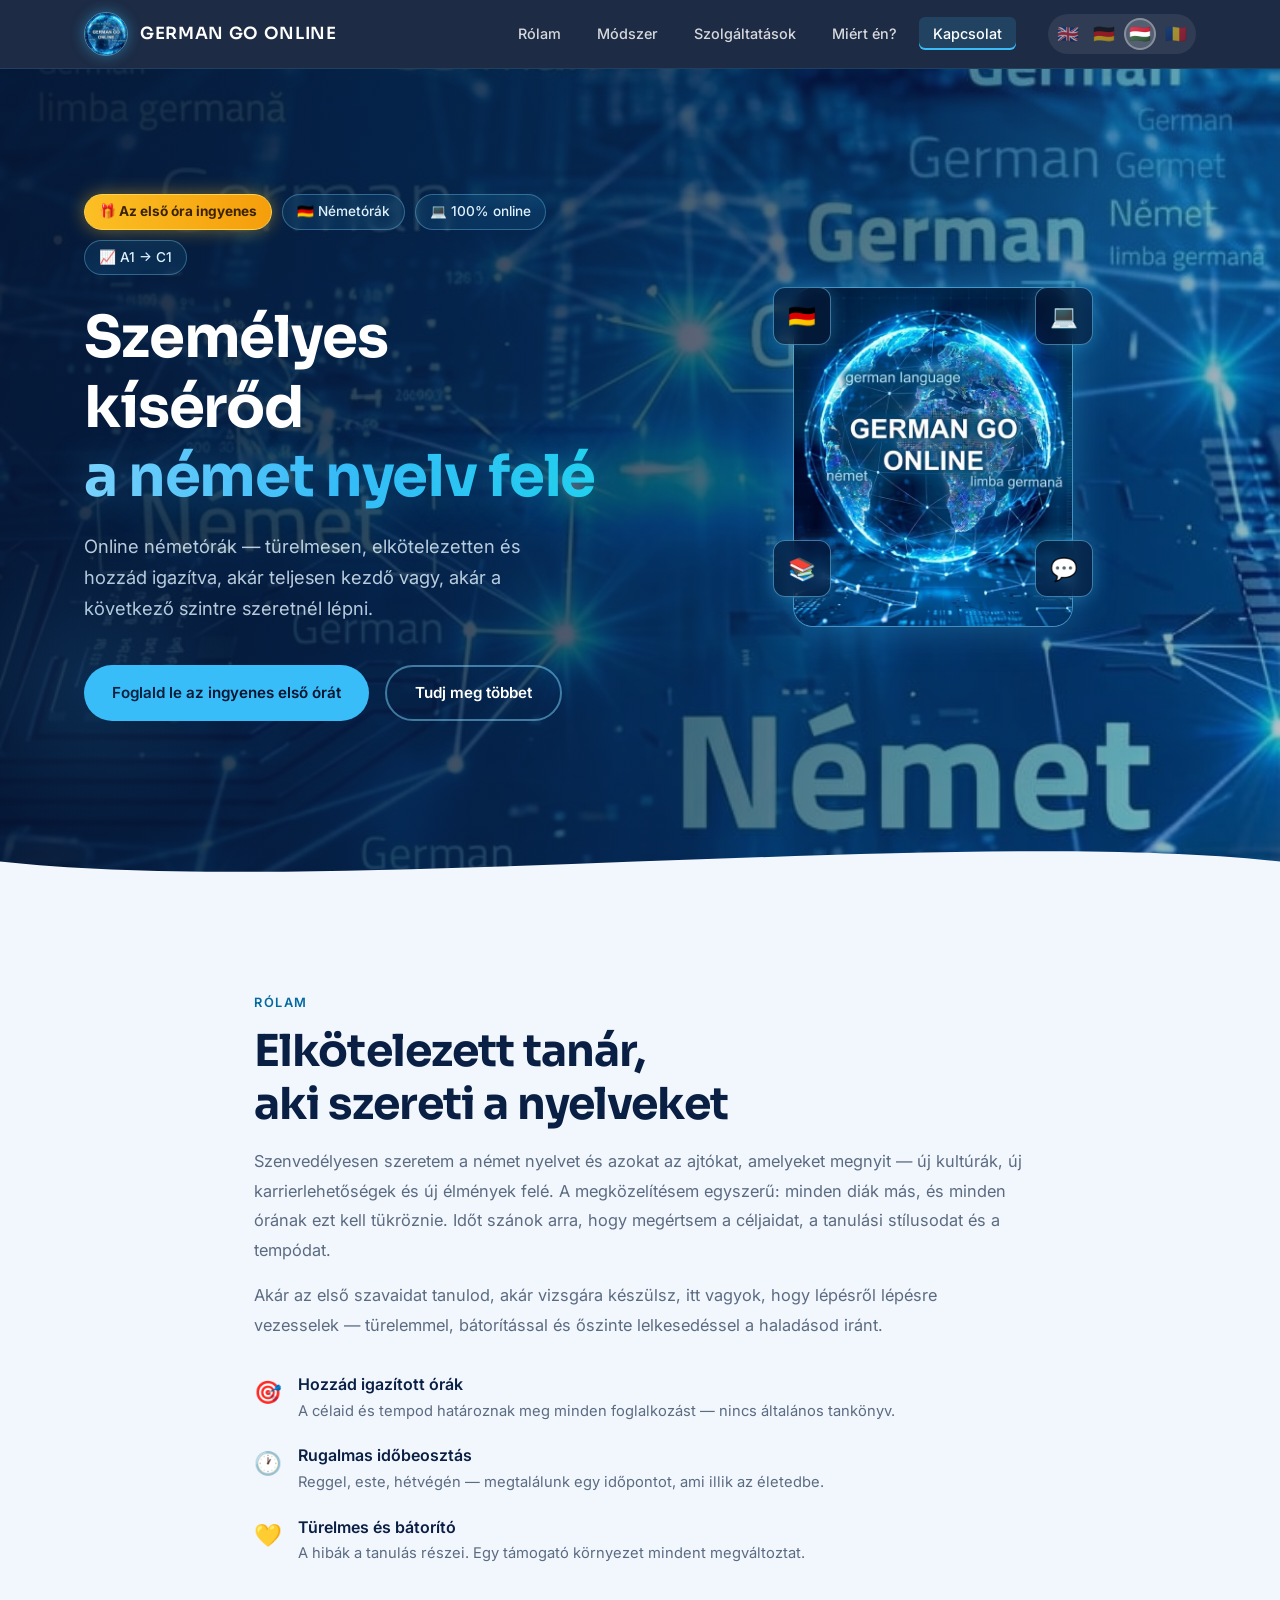
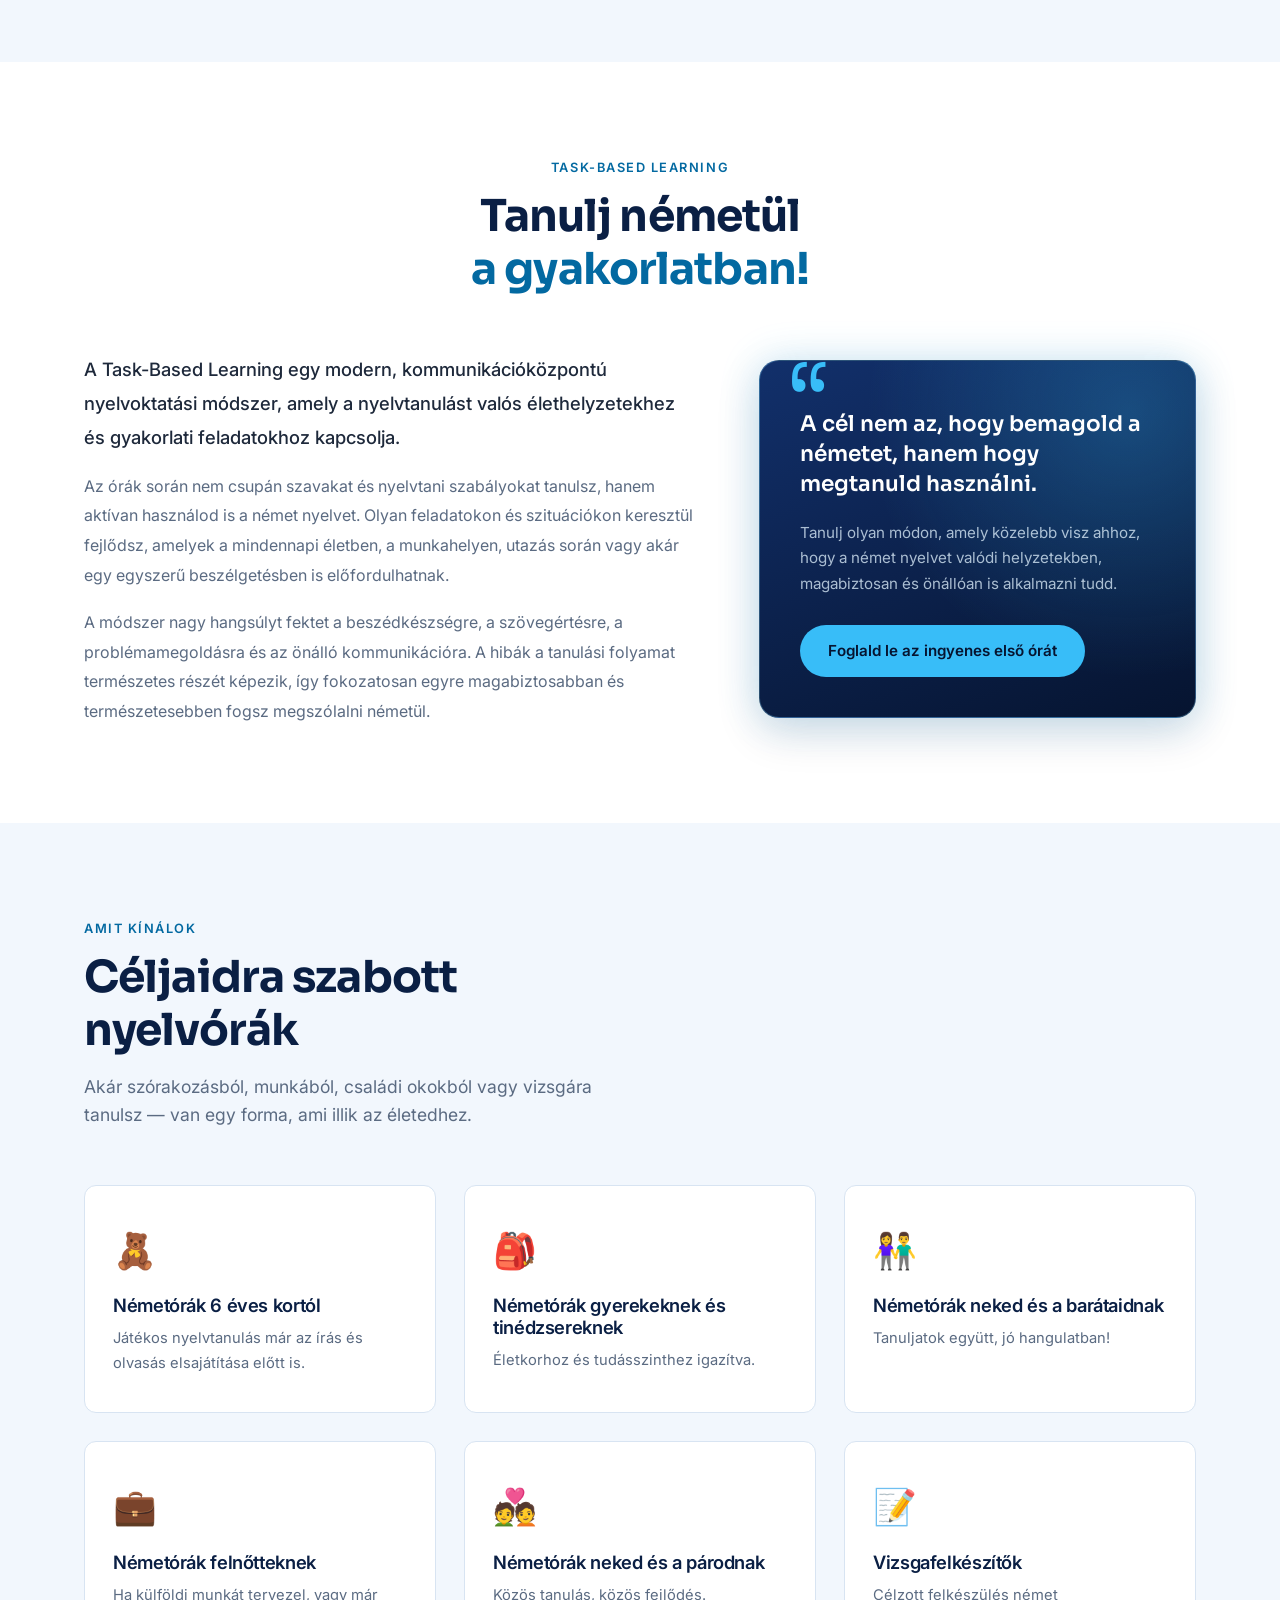
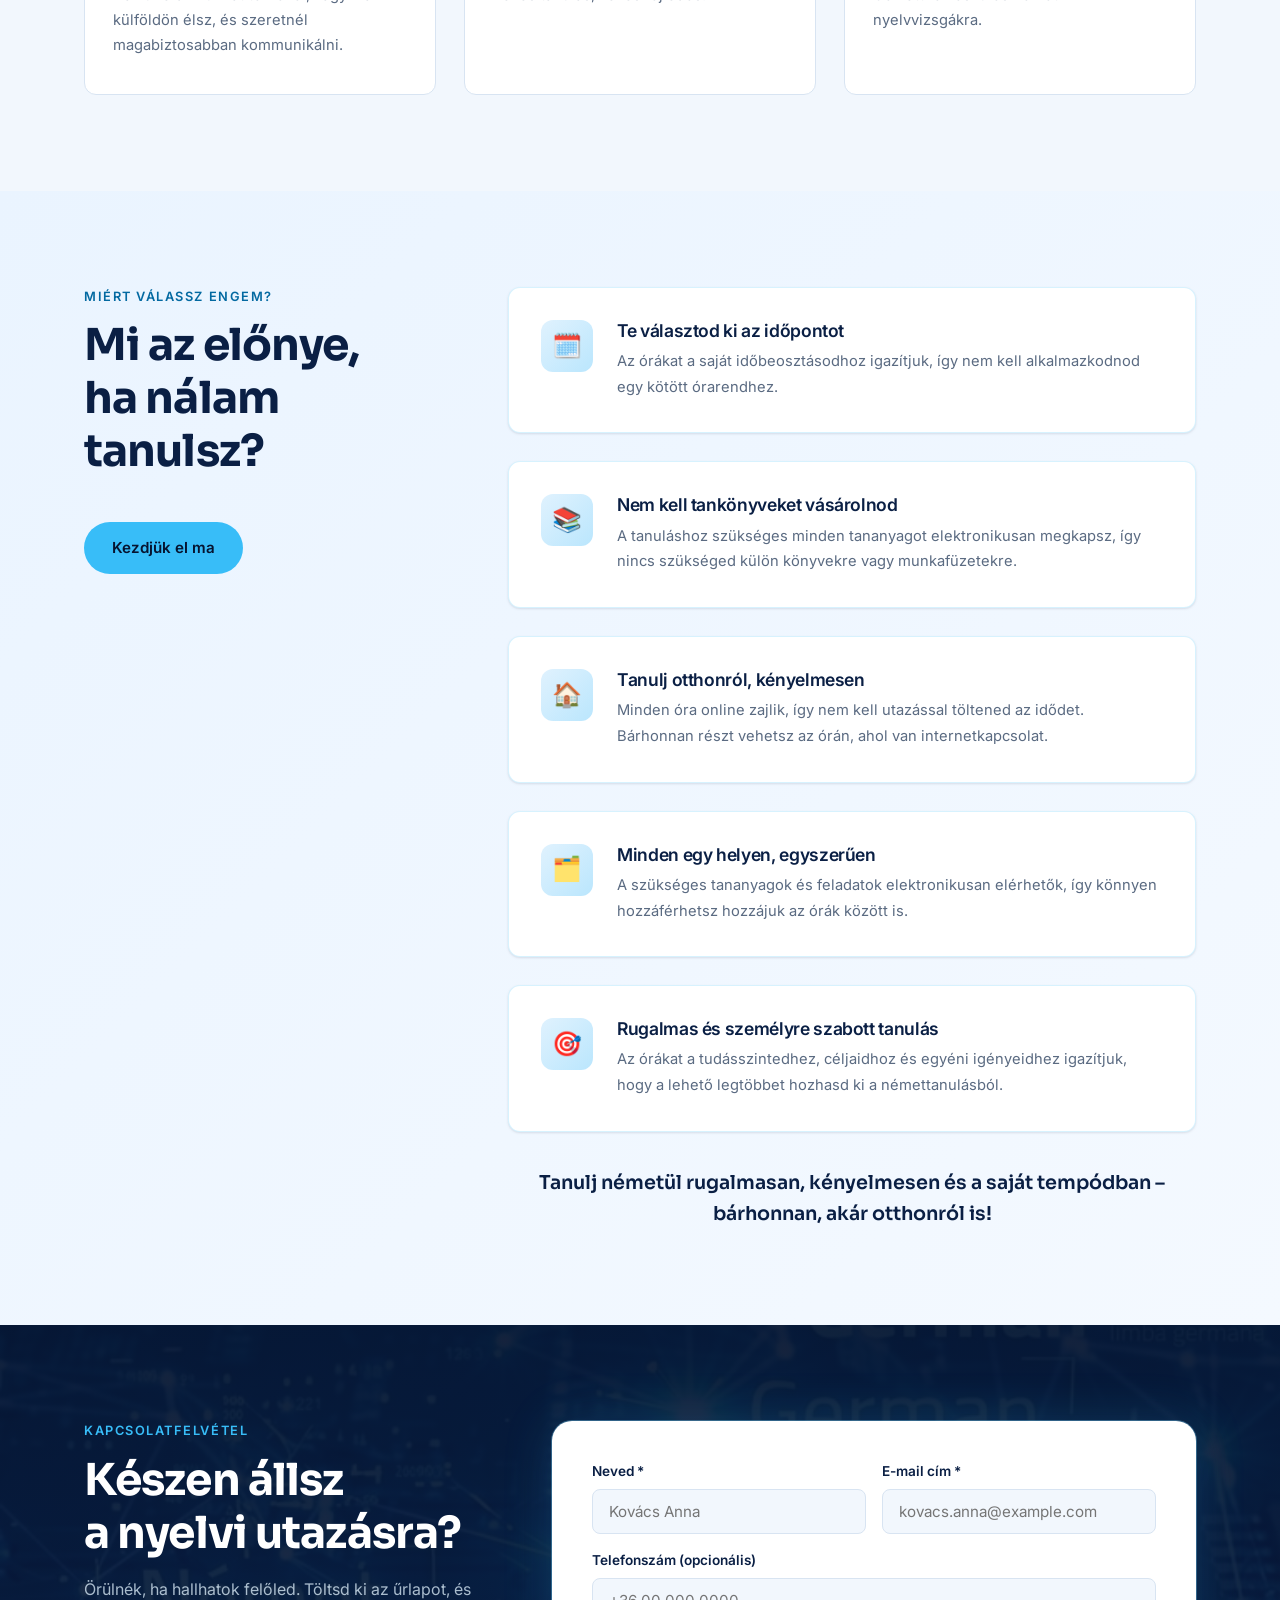
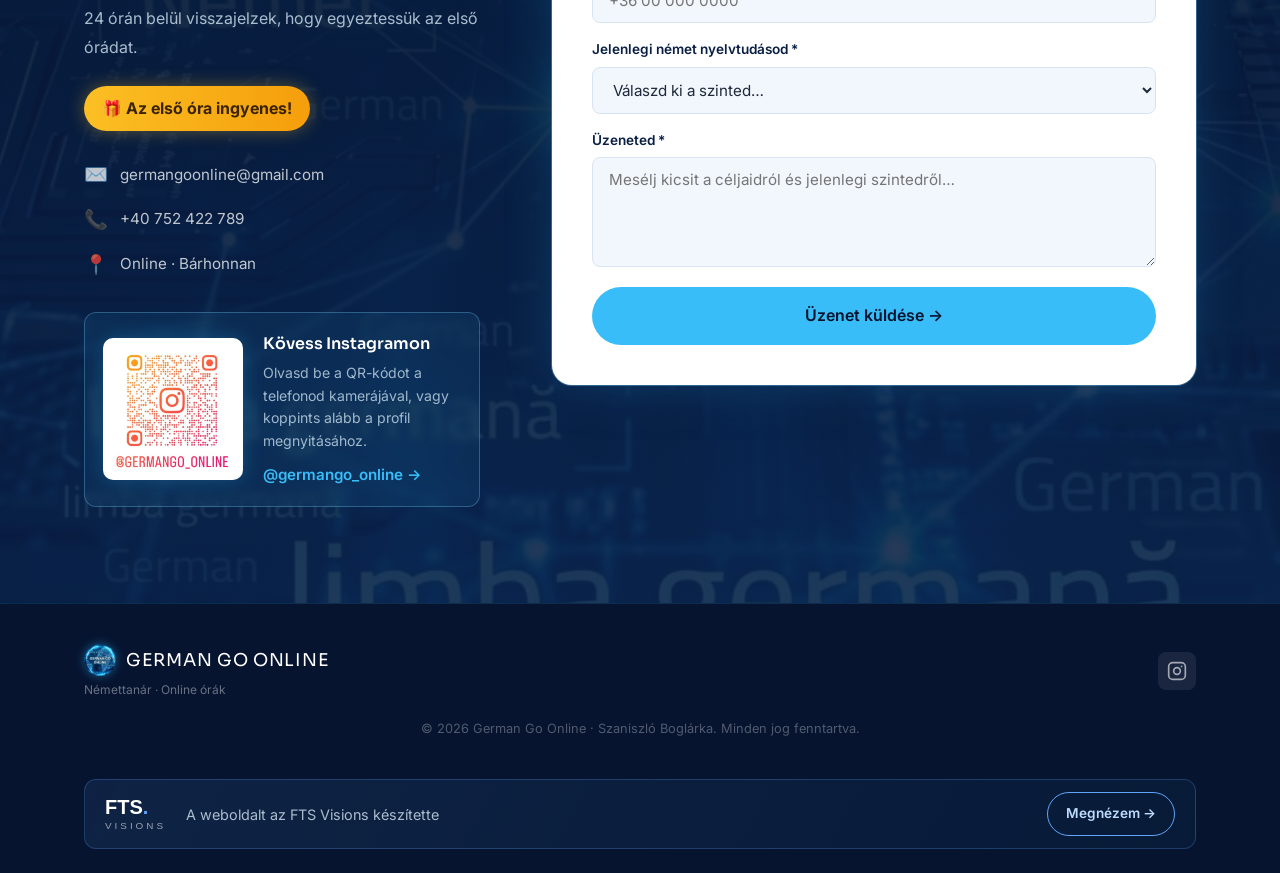
<file: hu/index.html>
<!DOCTYPE html>
<html lang="hu">
<head>
  <meta charset="UTF-8" />
  <meta name="viewport" content="width=device-width, initial-scale=1.0" />
  <link rel="preconnect" href="https://fonts.googleapis.com" />
  <link rel="preconnect" href="https://fonts.gstatic.com" crossorigin />
  <link href="https://fonts.googleapis.com/css2?family=Inter:wght@400;500;600&family=Sora:wght@500;600;700&display=swap" rel="stylesheet" />
  <meta name="theme-color" content="#0a1f44" />

  <!-- Icons -->
  <link rel="icon" href="../favicon.ico" sizes="any" />
  <link rel="icon" type="image/png" sizes="32x32" href="../img/favicon-32.png" />
  <link rel="icon" type="image/png" sizes="16x16" href="../img/favicon-16.png" />
  <link rel="apple-touch-icon" sizes="180x180" href="../img/apple-touch-icon.png" />
  <link rel="manifest" href="../site.webmanifest" />

  <!-- seo:start (generated by build.js — do not edit) -->
  <title>Online német órák – Szaniszló Boglárka | German Go Online</title>
  <meta name="description" content="Az első óra ingyenes! Tanulj németül online Szaniszló Boglárkával: gyakorlatközpontú órák A1-től C1-ig, rugalmas időpontok, digitális tananyag és nyelvvizsga-felkészítés." />
  <link rel="canonical" href="https://germangoonline.ro/hu/" />
  <link rel="alternate" hreflang="en" href="https://germangoonline.ro/" />
  <link rel="alternate" hreflang="de" href="https://germangoonline.ro/de/" />
  <link rel="alternate" hreflang="hu" href="https://germangoonline.ro/hu/" />
  <link rel="alternate" hreflang="ro" href="https://germangoonline.ro/ro/" />
  <link rel="alternate" hreflang="x-default" href="https://germangoonline.ro/" />
  <meta property="og:type" content="website" />
  <meta property="og:site_name" content="German Go Online" />
  <meta property="og:locale" content="hu_HU" />
  <meta property="og:locale:alternate" content="en_US" />
  <meta property="og:locale:alternate" content="de_DE" />
  <meta property="og:locale:alternate" content="ro_RO" />
  <meta property="og:title" content="Online német órák – Szaniszló Boglárka | German Go Online" />
  <meta property="og:description" content="Az első óra ingyenes! Tanulj németül online Szaniszló Boglárkával: gyakorlatközpontú órák A1-től C1-ig, rugalmas időpontok, digitális tananyag és nyelvvizsga-felkészítés." />
  <meta property="og:url" content="https://germangoonline.ro/hu/" />
  <meta property="og:image" content="https://germangoonline.ro/img/og-image.jpg?v=2" />
  <meta property="og:image:type" content="image/jpeg" />
  <meta property="og:image:width" content="1200" />
  <meta property="og:image:height" content="630" />
  <meta property="og:image:alt" content="German Go Online logo — glowing globe" />
  <meta name="twitter:card" content="summary_large_image" />
  <meta name="twitter:title" content="Online német órák – Szaniszló Boglárka | German Go Online" />
  <meta name="twitter:description" content="Az első óra ingyenes! Tanulj németül online Szaniszló Boglárkával: gyakorlatközpontú órák A1-től C1-ig, rugalmas időpontok, digitális tananyag és nyelvvizsga-felkészítés." />
  <meta name="twitter:image" content="https://germangoonline.ro/img/og-image.jpg?v=2" />
  <script type="application/ld+json">
  {"@context":"https://schema.org","@type":"EducationalOrganization","name":"German Go Online","url":"https://germangoonline.ro/hu/","logo":"https://germangoonline.ro/img/icon-512.png","image":"https://germangoonline.ro/img/og-image.jpg?v=2","description":"Az első óra ingyenes! Tanulj németül online Szaniszló Boglárkával: gyakorlatközpontú órák A1-től C1-ig, rugalmas időpontok, digitális tananyag és nyelvvizsga-felkészítés.","email":"germangoonline@gmail.com","telephone":"+40752422789","sameAs":["https://www.instagram.com/germango_online/"],"knowsLanguage":"de","availableLanguage":["en","de","hu","ro"],"founder":{"@type":"Person","name":"Szaniszló Boglárka","knowsLanguage":["en","de","hu","ro"]}}
  </script>
  <!-- seo:end -->
  <link rel="stylesheet" href="../css/styles.css" />
</head>
<body>
  <nav id="navbar">
    <div class="container nav-inner">
      <a href="#" class="nav-logo" aria-label="German Go Online">
        <img src="../img/logo-icon.png" alt="" class="nav-logo-icon" width="44" height="44" />
        <span class="nav-logo-text">
          <span class="nav-logo-name">German Go Online</span>
        </span>
      </a>
      <button class="nav-toggle" aria-label="Toggle menu" aria-expanded="false">
        <span></span><span></span><span></span>
      </button>
      <ul class="nav-links" role="list">
        <li><a href="#about" class="nav-link" data-i18n="nav.about">Rólam</a></li>
        <li><a href="#method" class="nav-link" data-i18n="nav.method">Módszer</a></li>
        <li><a href="#services" class="nav-link" data-i18n="nav.services">Szolgáltatások</a></li>
        <li><a href="#why" class="nav-link" data-i18n="nav.why">Miért én?</a></li>
        <li><a href="#contact" class="nav-link" data-i18n="nav.contact">Kapcsolat</a></li>
      </ul>
      <div class="lang-switcher" aria-label="Select language">
        <a class="lang-btn" data-lang="en" href="../" hreflang="en" aria-label="English">🇬🇧</a>
        <a class="lang-btn" data-lang="de" href="../de/" hreflang="de" aria-label="Deutsch">🇩🇪</a>
        <a class="lang-btn active" data-lang="hu" href="./" hreflang="hu" aria-label="Magyar">🇭🇺</a>
        <a class="lang-btn" data-lang="ro" href="../ro/" hreflang="ro" aria-label="Română">🇷🇴</a>
      </div>
    </div>
  </nav>

  <section id="hero">
    <div class="hero-bg-shapes" aria-hidden="true">
      <div class="shape shape-1"></div>
      <div class="shape shape-2"></div>
    </div>
    <div class="container hero-inner">
      <div class="hero-content">
        <div class="hero-flags" aria-label="Lesson highlights">
          <span class="flag-badge flag-badge-free" data-i18n="hero.badge.free">🎁 Az első óra ingyenes</span>
          <span class="flag-badge" data-i18n="hero.badge.de">🇩🇪 Németórák</span>
          <span class="flag-badge" data-i18n="hero.badge.online">💻 100% online</span>
          <span class="flag-badge" data-i18n="hero.badge.levels">📈 A1 → C1</span>
        </div>
        <h1 class="hero-headline" data-i18n-html="hero.headline">Személyes kísérőd<br /><em>a német nyelv felé</em></h1>
        <p class="hero-sub" data-i18n="hero.sub">Online németórák — türelmesen, elkötelezetten és hozzád igazítva, akár teljesen kezdő vagy, akár a következő szintre szeretnél lépni.</p>
        <div class="hero-ctas">
          <a href="#contact" class="btn btn-primary" data-i18n="hero.cta.primary">Foglald le az ingyenes első órát</a>
          <a href="#about" class="btn btn-ghost" data-i18n="hero.cta.ghost">Tudj meg többet</a>
        </div>
      </div>
      <div class="hero-visual" aria-hidden="true">
        <div class="hero-avatar-wrap">
          <div class="hero-avatar-placeholder hero-logo">
            <img src="../logo.jpeg" alt="German Go Online logo" class="hero-logo-img" width="576" height="1024" fetchpriority="high" />
          </div>
          <div class="hero-lang-float hero-lang-1">🇩🇪</div>
          <div class="hero-lang-float hero-lang-2">💻</div>
          <div class="hero-lang-float hero-lang-3">📚</div>
          <div class="hero-lang-float hero-lang-4">💬</div>
        </div>
      </div>
    </div>
    <div class="hero-wave" aria-hidden="true">
      <svg viewBox="0 0 1440 80" preserveAspectRatio="none" xmlns="http://www.w3.org/2000/svg">
        <path d="M0,40 C360,80 1080,0 1440,40 L1440,80 L0,80 Z" fill="#f2f7fd"/>
      </svg>
    </div>
  </section>

  <section id="about" class="section">
    <div class="container about-inner">
      <div class="about-content reveal">
        <p class="section-label" data-i18n="about.label">Rólam</p>
        <h2 class="section-title" data-i18n-html="about.title">Elkötelezett tanár,<br />aki szereti a nyelveket</h2>
        <p class="about-bio" data-i18n="about.bio1">Szenvedélyesen szeretem a német nyelvet és azokat az ajtókat, amelyeket megnyit — új kultúrák, új karrierlehetőségek és új élmények felé. A megközelítésem egyszerű: minden diák más, és minden órának ezt kell tükröznie. Időt szánok arra, hogy megértsem a céljaidat, a tanulási stílusodat és a tempódat.</p>
        <p class="about-bio" style="margin-top:16px;" data-i18n="about.bio2">Akár az első szavaidat tanulod, akár vizsgára készülsz, itt vagyok, hogy lépésről lépésre vezesselek — türelemmel, bátorítással és őszinte lelkesedéssel a haladásod iránt.</p>
        <ul class="about-highlights">
          <li class="about-highlight">
            <span class="highlight-icon">🎯</span>
            <div>
              <strong data-i18n="about.h1.title">Hozzád igazított órák</strong>
              <p data-i18n="about.h1.desc">A célaid és tempod határoznak meg minden foglalkozást — nincs általános tankönyv.</p>
            </div>
          </li>
          <li class="about-highlight">
            <span class="highlight-icon">🕐</span>
            <div>
              <strong data-i18n="about.h2.title">Rugalmas időbeosztás</strong>
              <p data-i18n="about.h2.desc">Reggel, este, hétvégén — megtalálunk egy időpontot, ami illik az életedbe.</p>
            </div>
          </li>
          <li class="about-highlight">
            <span class="highlight-icon">💛</span>
            <div>
              <strong data-i18n="about.h3.title">Türelmes és bátorító</strong>
              <p data-i18n="about.h3.desc">A hibák a tanulás részei. Egy támogató környezet mindent megváltoztat.</p>
            </div>
          </li>
        </ul>
      </div>
    </div>
  </section>

  <section id="method" class="section method-section">
    <div class="container">
      <div class="section-header reveal" style="text-align:center; margin-bottom:56px;">
        <p class="section-label" data-i18n="method.label">Task-Based Learning</p>
        <h2 class="section-title" data-i18n-html="method.title">Tanulj németül<br /><em>a gyakorlatban!</em></h2>
      </div>
      <div class="method-inner">
        <div class="method-text reveal">
          <p class="method-lead" data-i18n="method.p1">A Task-Based Learning egy modern, kommunikációközpontú nyelvoktatási módszer, amely a nyelvtanulást valós élethelyzetekhez és gyakorlati feladatokhoz kapcsolja.</p>
          <p data-i18n="method.p2">Az órák során nem csupán szavakat és nyelvtani szabályokat tanulsz, hanem aktívan használod is a német nyelvet. Olyan feladatokon és szituációkon keresztül fejlődsz, amelyek a mindennapi életben, a munkahelyen, utazás során vagy akár egy egyszerű beszélgetésben is előfordulhatnak.</p>
          <p data-i18n="method.p3">A módszer nagy hangsúlyt fektet a beszédkészségre, a szövegértésre, a problémamegoldásra és az önálló kommunikációra. A hibák a tanulási folyamat természetes részét képezik, így fokozatosan egyre magabiztosabban és természetesebben fogsz megszólalni németül.</p>
        </div>
        <aside class="method-quote reveal">
          <span class="method-quote-mark" aria-hidden="true">“</span>
          <blockquote data-i18n="method.quote">A cél nem az, hogy bemagold a németet, hanem hogy megtanuld használni.</blockquote>
          <p class="method-closing" data-i18n="method.closing">Tanulj olyan módon, amely közelebb visz ahhoz, hogy a német nyelvet valódi helyzetekben, magabiztosan és önállóan is alkalmazni tudd.</p>
          <a href="#contact" class="btn btn-primary" data-i18n="hero.cta.primary">Foglald le az ingyenes első órát</a>
        </aside>
      </div>
    </div>
  </section>

  <section id="services" class="section">
    <div class="container">
      <div class="section-header reveal" style="margin-bottom:56px;">
        <p class="section-label" data-i18n="svc.label">Amit kínálok</p>
        <h2 class="section-title" data-i18n-html="svc.title">Céljaidra szabott<br />nyelvórák</h2>
        <p class="section-sub" data-i18n="svc.sub">Akár szórakozásból, munkából, családi okokból vagy vizsgára tanulsz — van egy forma, ami illik az életedhez.</p>
      </div>
      <div class="services-grid">
        <div class="service-card reveal">
          <div class="service-icon">🧸</div>
          <h3 class="service-title" data-i18n="svc.c1.title">Németórák 6 éves kortól</h3>
          <p class="service-desc" data-i18n="svc.c1.desc">Játékos nyelvtanulás már az írás és olvasás elsajátítása előtt is.</p>
        </div>
        <div class="service-card reveal">
          <div class="service-icon">🎒</div>
          <h3 class="service-title" data-i18n="svc.c2.title">Németórák gyerekeknek és tinédzsereknek</h3>
          <p class="service-desc" data-i18n="svc.c2.desc">Életkorhoz és tudásszinthez igazítva.</p>
        </div>
        <div class="service-card reveal">
          <div class="service-icon">👫</div>
          <h3 class="service-title" data-i18n="svc.c3.title">Németórák neked és a barátaidnak</h3>
          <p class="service-desc" data-i18n="svc.c3.desc">Tanuljatok együtt, jó hangulatban!</p>
        </div>
        <div class="service-card reveal">
          <div class="service-icon">💼</div>
          <h3 class="service-title" data-i18n="svc.c4.title">Németórák felnőtteknek</h3>
          <p class="service-desc" data-i18n="svc.c4.desc">Ha külföldi munkát tervezel, vagy már külföldön élsz, és szeretnél magabiztosabban kommunikálni.</p>
        </div>
        <div class="service-card reveal">
          <div class="service-icon">💑</div>
          <h3 class="service-title" data-i18n="svc.c5.title">Németórák neked és a párodnak</h3>
          <p class="service-desc" data-i18n="svc.c5.desc">Közös tanulás, közös fejlődés.</p>
        </div>
        <div class="service-card reveal">
          <div class="service-icon">📝</div>
          <h3 class="service-title" data-i18n="svc.c6.title">Vizsgafelkészítők</h3>
          <p class="service-desc" data-i18n="svc.c6.desc">Célzott felkészülés német nyelvvizsgákra.</p>
        </div>
      </div>
    </div>
  </section>

  <section id="why" class="section why-section">
    <div class="container">
      <div class="why-inner">
        <div class="why-header reveal">
          <p class="section-label" data-i18n="why.label">Miért válassz engem?</p>
          <h2 class="section-title" data-i18n-html="why.title">Mi az előnye,<br />ha nálam tanulsz?</h2>
          <a href="#contact" class="btn btn-primary" style="margin-top:28px; display:inline-flex;" data-i18n="why.cta">Kezdjük el ma</a>
        </div>
        <div class="why-cards">
          <div class="why-card reveal">
            <div class="why-icon-wrap"><span class="why-icon">🗓️</span></div>
            <div>
              <h3 class="why-title" data-i18n="why.c1.title">Te választod ki az időpontot</h3>
              <p class="why-desc" data-i18n="why.c1.desc">Az órákat a saját időbeosztásodhoz igazítjuk, így nem kell alkalmazkodnod egy kötött órarendhez.</p>
            </div>
          </div>
          <div class="why-card reveal">
            <div class="why-icon-wrap"><span class="why-icon">📚</span></div>
            <div>
              <h3 class="why-title" data-i18n="why.c2.title">Nem kell tankönyveket vásárolnod</h3>
              <p class="why-desc" data-i18n="why.c2.desc">A tanuláshoz szükséges minden tananyagot elektronikusan megkapsz, így nincs szükséged külön könyvekre vagy munkafüzetekre.</p>
            </div>
          </div>
          <div class="why-card reveal">
            <div class="why-icon-wrap"><span class="why-icon">🏠</span></div>
            <div>
              <h3 class="why-title" data-i18n="why.c3.title">Tanulj otthonról, kényelmesen</h3>
              <p class="why-desc" data-i18n="why.c3.desc">Minden óra online zajlik, így nem kell utazással töltened az idődet. Bárhonnan részt vehetsz az órán, ahol van internetkapcsolat.</p>
            </div>
          </div>
          <div class="why-card reveal">
            <div class="why-icon-wrap"><span class="why-icon">🗂️</span></div>
            <div>
              <h3 class="why-title" data-i18n="why.c4.title">Minden egy helyen, egyszerűen</h3>
              <p class="why-desc" data-i18n="why.c4.desc">A szükséges tananyagok és feladatok elektronikusan elérhetők, így könnyen hozzáférhetsz hozzájuk az órák között is.</p>
            </div>
          </div>
          <div class="why-card reveal">
            <div class="why-icon-wrap"><span class="why-icon">🎯</span></div>
            <div>
              <h3 class="why-title" data-i18n="why.c5.title">Rugalmas és személyre szabott tanulás</h3>
              <p class="why-desc" data-i18n="why.c5.desc">Az órákat a tudásszintedhez, céljaidhoz és egyéni igényeidhez igazítjuk, hogy a lehető legtöbbet hozhasd ki a némettanulásból.</p>
            </div>
          </div>
          <p class="why-closing reveal" data-i18n="why.closing">Tanulj németül rugalmasan, kényelmesen és a saját tempódban – bárhonnan, akár otthonról is!</p>
        </div>
      </div>
    </div>
  </section>

  <section id="contact" class="section">
    <div class="container">
      <div class="contact-inner">
        <div class="contact-info reveal">
          <p class="section-label" style="color:var(--accent);" data-i18n="contact.label">Kapcsolatfelvétel</p>
          <h2 class="section-title" style="color:white;" data-i18n-html="contact.title">Készen állsz<br />a nyelvi utazásra?</h2>
          <p class="contact-intro" data-i18n="contact.intro">Örülnék, ha hallhatok felőled. Töltsd ki az űrlapot, és 24 órán belül visszajelzek, hogy egyeztessük az első órádat.</p>
          <p class="contact-free" data-i18n="contact.free">🎁 Az első óra ingyenes!</p>
          <ul class="contact-details">
            <li class="contact-detail">
              <span class="contact-detail-icon">✉️</span>
              <a href="mailto:germangoonline@gmail.com" class="contact-link">germangoonline@gmail.com</a>
            </li>
            <li class="contact-detail">
              <span class="contact-detail-icon">📞</span>
              <a href="tel:+40752422789" class="contact-link">+40 752 422 789</a>
            </li>
            <li class="contact-detail">
              <span class="contact-detail-icon">📍</span>
              <span data-i18n="contact.location">Online · Bárhonnan</span>
            </li>
          </ul>
          <div class="insta-card">
            <a href="https://www.instagram.com/germango_online/" target="_blank" rel="noopener" class="insta-qr-link" aria-label="Instagram @germango_online">
              <img src="../img/insta-qr.jpeg" alt="Instagram QR code — @germango_online" class="insta-qr" width="140" height="142" loading="lazy" />
            </a>
            <div class="insta-text">
              <strong data-i18n="contact.insta.title">Kövess Instagramon</strong>
              <p data-i18n="contact.insta.desc">Olvasd be a QR-kódot a telefonod kamerájával, vagy koppints alább a profil megnyitásához.</p>
              <a href="https://www.instagram.com/germango_online/" target="_blank" rel="noopener" class="insta-handle">@germango_online →</a>
            </div>
          </div>
        </div>
        <div class="contact-form-wrap reveal">
          <form class="contact-form" id="contact-form" action="https://formsubmit.co/germangoonline@gmail.com" method="POST">
            <input type="hidden" name="_subject" value="New lesson enquiry — German Go Online" />
            <input type="hidden" name="_template" value="table" />
            <input type="text" name="_honey" class="form-honeypot" tabindex="-1" autocomplete="off" aria-hidden="true" />
            <div class="form-row">
              <div class="form-group">
                <label for="name" data-i18n="contact.form.name">Neved *</label>
                <input type="text" id="name" name="Name" data-i18n-placeholder="contact.form.name.ph" placeholder="Kovács Anna" required />
              </div>
              <div class="form-group">
                <label for="email" data-i18n="contact.form.email">E-mail cím *</label>
                <input type="email" id="email" name="Email" data-i18n-placeholder="contact.form.email.ph" placeholder="kovacs.anna@example.com" required />
              </div>
            </div>
            <div class="form-group">
              <label for="phone" data-i18n="contact.form.phone">Telefonszám (opcionális)</label>
              <input type="tel" id="phone" name="Phone" data-i18n-placeholder="contact.form.phone.ph" placeholder="+36 00 000 0000" />
            </div>
            <div class="form-group">
              <label for="level" data-i18n="contact.form.level">Jelenlegi német nyelvtudásod *</label>
              <select id="level" name="German level" required>
                <option value="" disabled selected data-i18n-option="contact.form.level.ph">Válaszd ki a szinted…</option>
                <option value="Complete beginner" data-i18n-option="contact.form.level.zero">Teljesen kezdő</option>
                <option value="A1-A2" data-i18n-option="contact.form.level.a">A1–A2 · Alapfok</option>
                <option value="B1-B2" data-i18n-option="contact.form.level.b">B1–B2 · Középfok</option>
                <option value="C1" data-i18n-option="contact.form.level.c">C1 · Felsőfok</option>
                <option value="Not sure" data-i18n-option="contact.form.level.ns">Még nem tudom</option>
              </select>
            </div>
            <div class="form-group">
              <label for="message" data-i18n="contact.form.msg">Üzeneted *</label>
              <textarea id="message" name="Message" rows="4" data-i18n-placeholder="contact.form.msg.ph" placeholder="Mesélj kicsit a céljaidról és jelenlegi szintedről…" required></textarea>
            </div>
            <button type="submit" class="btn btn-primary form-submit" data-i18n="contact.form.submit">Üzenet küldése →</button>
            <p class="form-status" role="status" aria-live="polite"></p>
          </form>
        </div>
      </div>
    </div>
  </section>

  <footer class="footer">
    <div class="container footer-inner">
      <div class="footer-brand">
        <span class="footer-name"><img src="../img/logo-icon.png" alt="" class="footer-logo-icon" width="32" height="32" />German Go Online</span>
        <span class="footer-tagline" data-i18n="footer.tagline">Némettanár · Online órák</span>
      </div>
      <div class="footer-social" aria-label="Social media">
        <a href="https://www.instagram.com/germango_online/" target="_blank" rel="noopener" aria-label="Instagram" class="social-link">
          <svg viewBox="0 0 24 24" width="20" height="20" fill="none" stroke="currentColor" stroke-width="2"><rect x="2" y="2" width="20" height="20" rx="5"/><circle cx="12" cy="12" r="4"/><circle cx="17.5" cy="6.5" r="1" fill="currentColor" stroke="none"/></svg>
        </a>
      </div>
      <p class="footer-copy" data-i18n="footer.copy">© 2026 German Go Online · Szaniszló Boglárka. Minden jog fenntartva.</p>
    </div>
  </footer>

  <aside class="fts-ad" aria-label="Website by FTS Visions">
    <div class="container">
      <a class="fts-card" href="https://www.ftsvisions.com/hu/" data-i18n-href="fts.href" target="_blank" rel="noopener">
        <span class="fts-logo" aria-hidden="true">
          <span class="fts-logo-main">FTS<span class="fts-dot">.</span></span>
          <span class="fts-logo-sub">VISIONS</span>
        </span>
        <span class="fts-text" data-i18n="fts.label">A weboldalt az FTS Visions készítette</span>
        <span class="fts-cta" data-i18n="fts.cta">Megnézem →</span>
      </a>
    </div>
  </aside>

  <div id="lang-modal" class="lang-modal" role="dialog" aria-modal="true" aria-labelledby="lang-modal-title">
    <div class="lang-modal-box">
      <p class="lang-modal-greeting">Welcome · Willkommen · Üdvözlünk · Bun venit</p>
      <h2 class="lang-modal-title" id="lang-modal-title">Choose your language</h2>
      <div class="lang-modal-options">
        <a class="lang-modal-btn" data-lang="en" href="../" hreflang="en">
          <span class="lang-modal-flag">🇬🇧</span>
          <span class="lang-modal-name">English</span>
        </a>
        <a class="lang-modal-btn" data-lang="de" href="../de/" hreflang="de">
          <span class="lang-modal-flag">🇩🇪</span>
          <span class="lang-modal-name">Deutsch</span>
        </a>
        <a class="lang-modal-btn" data-lang="hu" href="./" hreflang="hu">
          <span class="lang-modal-flag">🇭🇺</span>
          <span class="lang-modal-name">Magyar</span>
        </a>
        <a class="lang-modal-btn" data-lang="ro" href="../ro/" hreflang="ro">
          <span class="lang-modal-flag">🇷🇴</span>
          <span class="lang-modal-name">Română</span>
        </a>
      </div>
    </div>
  </div>

  <script src="../js/translations.js"></script>
  <script src="../js/main.js"></script>
</body>
</html>
</file>
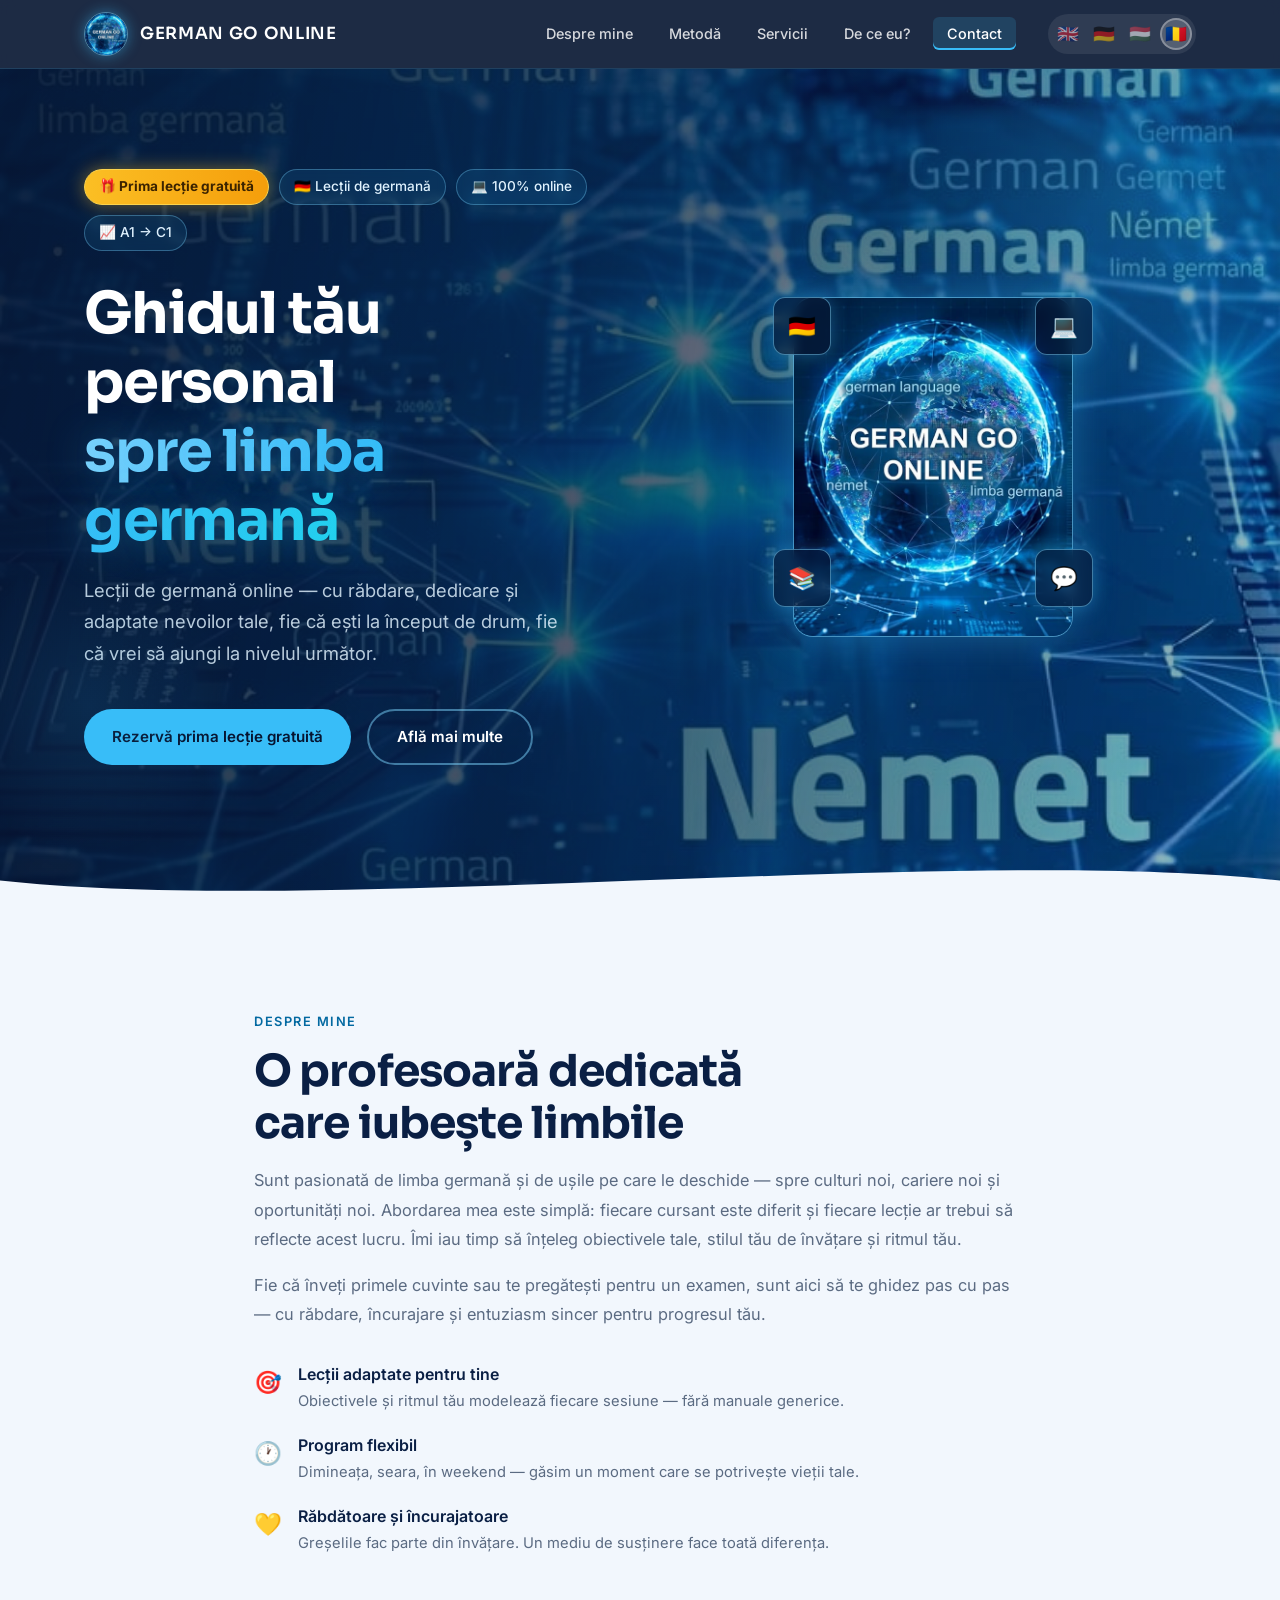
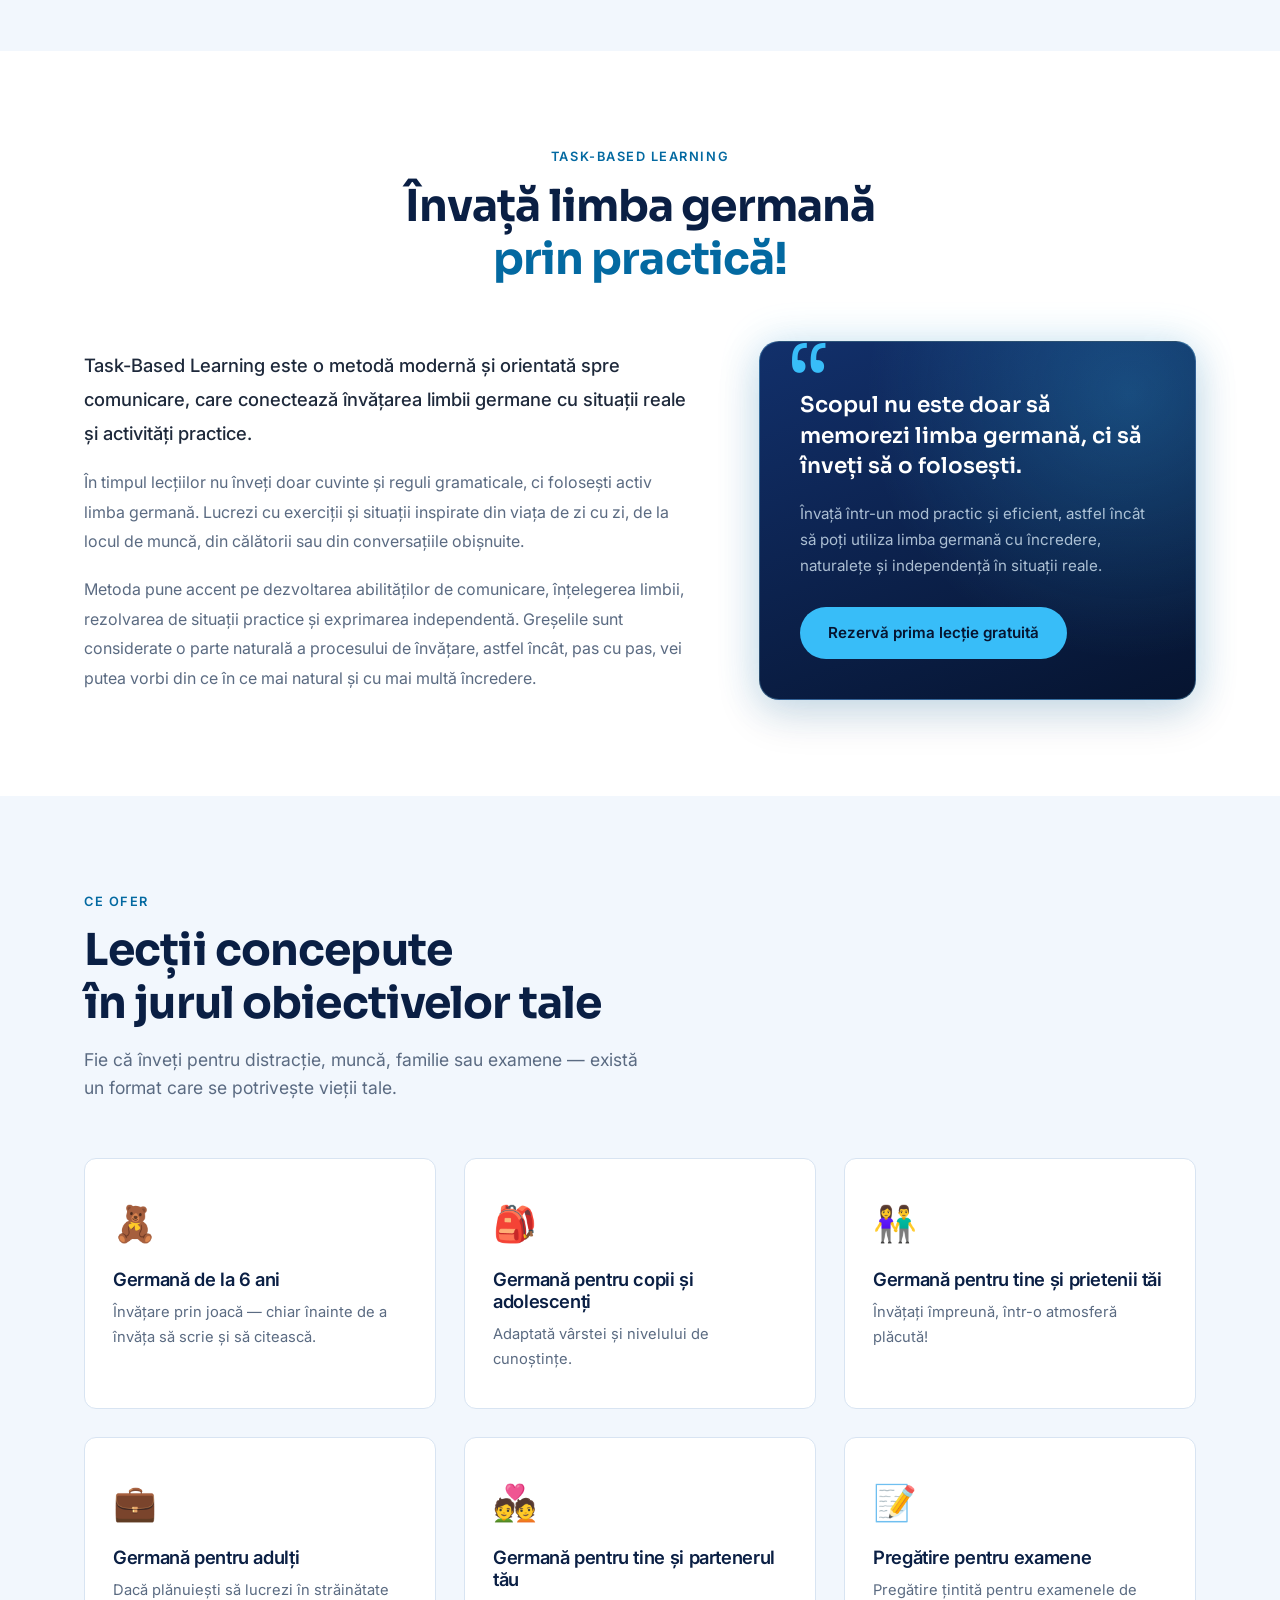
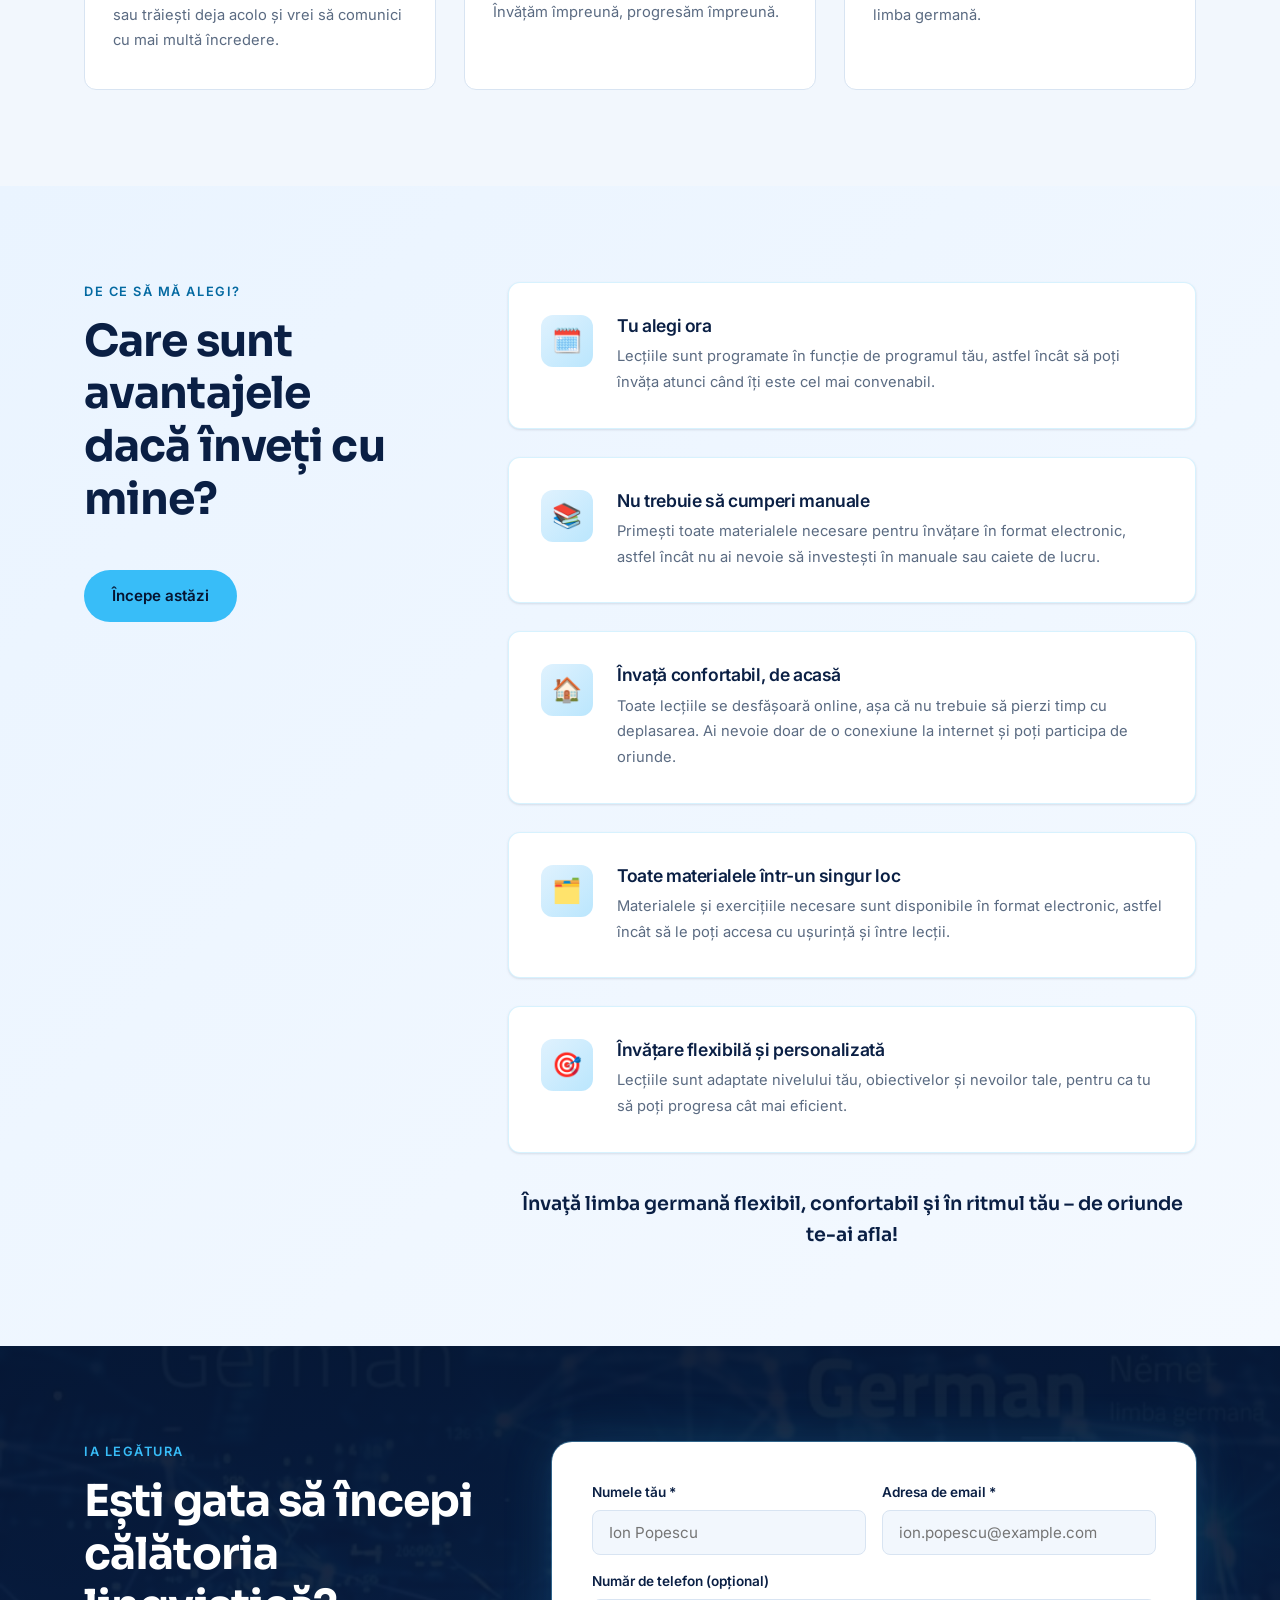
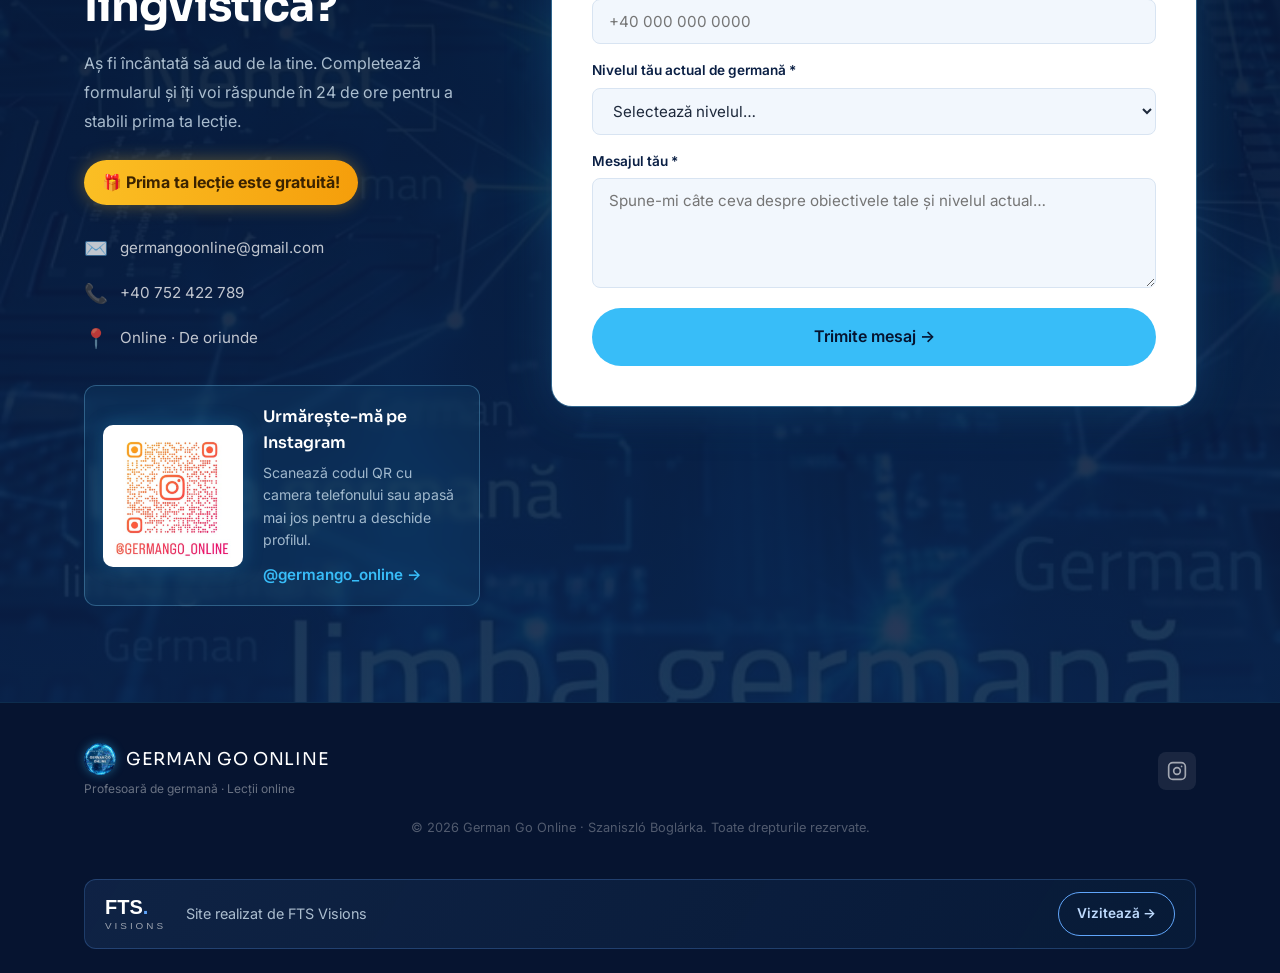
<file: ro/index.html>
<!DOCTYPE html>
<html lang="ro">
<head>
  <meta charset="UTF-8" />
  <meta name="viewport" content="width=device-width, initial-scale=1.0" />
  <link rel="preconnect" href="https://fonts.googleapis.com" />
  <link rel="preconnect" href="https://fonts.gstatic.com" crossorigin />
  <link href="https://fonts.googleapis.com/css2?family=Inter:wght@400;500;600&family=Sora:wght@500;600;700&display=swap" rel="stylesheet" />
  <meta name="theme-color" content="#0a1f44" />

  <!-- Icons -->
  <link rel="icon" href="../favicon.ico" sizes="any" />
  <link rel="icon" type="image/png" sizes="32x32" href="../img/favicon-32.png" />
  <link rel="icon" type="image/png" sizes="16x16" href="../img/favicon-16.png" />
  <link rel="apple-touch-icon" sizes="180x180" href="../img/apple-touch-icon.png" />
  <link rel="manifest" href="../site.webmanifest" />

  <!-- seo:start (generated by build.js — do not edit) -->
  <title>Lecții de germană online – Szaniszló Boglárka | German Go Online</title>
  <meta name="description" content="Prima lecție gratuită! Învață germana online cu Szaniszló Boglárka: lecții practice de la A1 la C1, program flexibil, materiale digitale și pregătire pentru examene." />
  <link rel="canonical" href="https://germangoonline.ro/ro/" />
  <link rel="alternate" hreflang="en" href="https://germangoonline.ro/" />
  <link rel="alternate" hreflang="de" href="https://germangoonline.ro/de/" />
  <link rel="alternate" hreflang="hu" href="https://germangoonline.ro/hu/" />
  <link rel="alternate" hreflang="ro" href="https://germangoonline.ro/ro/" />
  <link rel="alternate" hreflang="x-default" href="https://germangoonline.ro/" />
  <meta property="og:type" content="website" />
  <meta property="og:site_name" content="German Go Online" />
  <meta property="og:locale" content="ro_RO" />
  <meta property="og:locale:alternate" content="en_US" />
  <meta property="og:locale:alternate" content="de_DE" />
  <meta property="og:locale:alternate" content="hu_HU" />
  <meta property="og:title" content="Lecții de germană online – Szaniszló Boglárka | German Go Online" />
  <meta property="og:description" content="Prima lecție gratuită! Învață germana online cu Szaniszló Boglárka: lecții practice de la A1 la C1, program flexibil, materiale digitale și pregătire pentru examene." />
  <meta property="og:url" content="https://germangoonline.ro/ro/" />
  <meta property="og:image" content="https://germangoonline.ro/img/og-image.jpg?v=2" />
  <meta property="og:image:type" content="image/jpeg" />
  <meta property="og:image:width" content="1200" />
  <meta property="og:image:height" content="630" />
  <meta property="og:image:alt" content="German Go Online logo — glowing globe" />
  <meta name="twitter:card" content="summary_large_image" />
  <meta name="twitter:title" content="Lecții de germană online – Szaniszló Boglárka | German Go Online" />
  <meta name="twitter:description" content="Prima lecție gratuită! Învață germana online cu Szaniszló Boglárka: lecții practice de la A1 la C1, program flexibil, materiale digitale și pregătire pentru examene." />
  <meta name="twitter:image" content="https://germangoonline.ro/img/og-image.jpg?v=2" />
  <script type="application/ld+json">
  {"@context":"https://schema.org","@type":"EducationalOrganization","name":"German Go Online","url":"https://germangoonline.ro/ro/","logo":"https://germangoonline.ro/img/icon-512.png","image":"https://germangoonline.ro/img/og-image.jpg?v=2","description":"Prima lecție gratuită! Învață germana online cu Szaniszló Boglárka: lecții practice de la A1 la C1, program flexibil, materiale digitale și pregătire pentru examene.","email":"germangoonline@gmail.com","telephone":"+40752422789","sameAs":["https://www.instagram.com/germango_online/"],"knowsLanguage":"de","availableLanguage":["en","de","hu","ro"],"founder":{"@type":"Person","name":"Szaniszló Boglárka","knowsLanguage":["en","de","hu","ro"]}}
  </script>
  <!-- seo:end -->
  <link rel="stylesheet" href="../css/styles.css" />
</head>
<body>
  <nav id="navbar">
    <div class="container nav-inner">
      <a href="#" class="nav-logo" aria-label="German Go Online">
        <img src="../img/logo-icon.png" alt="" class="nav-logo-icon" width="44" height="44" />
        <span class="nav-logo-text">
          <span class="nav-logo-name">German Go Online</span>
        </span>
      </a>
      <button class="nav-toggle" aria-label="Toggle menu" aria-expanded="false">
        <span></span><span></span><span></span>
      </button>
      <ul class="nav-links" role="list">
        <li><a href="#about" class="nav-link" data-i18n="nav.about">Despre mine</a></li>
        <li><a href="#method" class="nav-link" data-i18n="nav.method">Metodă</a></li>
        <li><a href="#services" class="nav-link" data-i18n="nav.services">Servicii</a></li>
        <li><a href="#why" class="nav-link" data-i18n="nav.why">De ce eu?</a></li>
        <li><a href="#contact" class="nav-link" data-i18n="nav.contact">Contact</a></li>
      </ul>
      <div class="lang-switcher" aria-label="Select language">
        <a class="lang-btn" data-lang="en" href="../" hreflang="en" aria-label="English">🇬🇧</a>
        <a class="lang-btn" data-lang="de" href="../de/" hreflang="de" aria-label="Deutsch">🇩🇪</a>
        <a class="lang-btn" data-lang="hu" href="../hu/" hreflang="hu" aria-label="Magyar">🇭🇺</a>
        <a class="lang-btn active" data-lang="ro" href="./" hreflang="ro" aria-label="Română">🇷🇴</a>
      </div>
    </div>
  </nav>

  <section id="hero">
    <div class="hero-bg-shapes" aria-hidden="true">
      <div class="shape shape-1"></div>
      <div class="shape shape-2"></div>
    </div>
    <div class="container hero-inner">
      <div class="hero-content">
        <div class="hero-flags" aria-label="Lesson highlights">
          <span class="flag-badge flag-badge-free" data-i18n="hero.badge.free">🎁 Prima lecție gratuită</span>
          <span class="flag-badge" data-i18n="hero.badge.de">🇩🇪 Lecții de germană</span>
          <span class="flag-badge" data-i18n="hero.badge.online">💻 100% online</span>
          <span class="flag-badge" data-i18n="hero.badge.levels">📈 A1 → C1</span>
        </div>
        <h1 class="hero-headline" data-i18n-html="hero.headline">Ghidul tău personal<br /><em>spre limba germană</em></h1>
        <p class="hero-sub" data-i18n="hero.sub">Lecții de germană online — cu răbdare, dedicare și adaptate nevoilor tale, fie că ești la început de drum, fie că vrei să ajungi la nivelul următor.</p>
        <div class="hero-ctas">
          <a href="#contact" class="btn btn-primary" data-i18n="hero.cta.primary">Rezervă prima lecție gratuită</a>
          <a href="#about" class="btn btn-ghost" data-i18n="hero.cta.ghost">Află mai multe</a>
        </div>
      </div>
      <div class="hero-visual" aria-hidden="true">
        <div class="hero-avatar-wrap">
          <div class="hero-avatar-placeholder hero-logo">
            <img src="../logo.jpeg" alt="German Go Online logo" class="hero-logo-img" width="576" height="1024" fetchpriority="high" />
          </div>
          <div class="hero-lang-float hero-lang-1">🇩🇪</div>
          <div class="hero-lang-float hero-lang-2">💻</div>
          <div class="hero-lang-float hero-lang-3">📚</div>
          <div class="hero-lang-float hero-lang-4">💬</div>
        </div>
      </div>
    </div>
    <div class="hero-wave" aria-hidden="true">
      <svg viewBox="0 0 1440 80" preserveAspectRatio="none" xmlns="http://www.w3.org/2000/svg">
        <path d="M0,40 C360,80 1080,0 1440,40 L1440,80 L0,80 Z" fill="#f2f7fd"/>
      </svg>
    </div>
  </section>

  <section id="about" class="section">
    <div class="container about-inner">
      <div class="about-content reveal">
        <p class="section-label" data-i18n="about.label">Despre mine</p>
        <h2 class="section-title" data-i18n-html="about.title">O profesoară dedicată<br />care iubește limbile</h2>
        <p class="about-bio" data-i18n="about.bio1">Sunt pasionată de limba germană și de ușile pe care le deschide — spre culturi noi, cariere noi și oportunități noi. Abordarea mea este simplă: fiecare cursant este diferit și fiecare lecție ar trebui să reflecte acest lucru. Îmi iau timp să înțeleg obiectivele tale, stilul tău de învățare și ritmul tău.</p>
        <p class="about-bio" style="margin-top:16px;" data-i18n="about.bio2">Fie că înveți primele cuvinte sau te pregătești pentru un examen, sunt aici să te ghidez pas cu pas — cu răbdare, încurajare și entuziasm sincer pentru progresul tău.</p>
        <ul class="about-highlights">
          <li class="about-highlight">
            <span class="highlight-icon">🎯</span>
            <div>
              <strong data-i18n="about.h1.title">Lecții adaptate pentru tine</strong>
              <p data-i18n="about.h1.desc">Obiectivele și ritmul tău modelează fiecare sesiune — fără manuale generice.</p>
            </div>
          </li>
          <li class="about-highlight">
            <span class="highlight-icon">🕐</span>
            <div>
              <strong data-i18n="about.h2.title">Program flexibil</strong>
              <p data-i18n="about.h2.desc">Dimineața, seara, în weekend — găsim un moment care se potrivește vieții tale.</p>
            </div>
          </li>
          <li class="about-highlight">
            <span class="highlight-icon">💛</span>
            <div>
              <strong data-i18n="about.h3.title">Răbdătoare și încurajatoare</strong>
              <p data-i18n="about.h3.desc">Greșelile fac parte din învățare. Un mediu de susținere face toată diferența.</p>
            </div>
          </li>
        </ul>
      </div>
    </div>
  </section>

  <section id="method" class="section method-section">
    <div class="container">
      <div class="section-header reveal" style="text-align:center; margin-bottom:56px;">
        <p class="section-label" data-i18n="method.label">Task-Based Learning</p>
        <h2 class="section-title" data-i18n-html="method.title">Învață limba germană<br /><em>prin practică!</em></h2>
      </div>
      <div class="method-inner">
        <div class="method-text reveal">
          <p class="method-lead" data-i18n="method.p1">Task-Based Learning este o metodă modernă și orientată spre comunicare, care conectează învățarea limbii germane cu situații reale și activități practice.</p>
          <p data-i18n="method.p2">În timpul lecțiilor nu înveți doar cuvinte și reguli gramaticale, ci folosești activ limba germană. Lucrezi cu exerciții și situații inspirate din viața de zi cu zi, de la locul de muncă, din călătorii sau din conversațiile obișnuite.</p>
          <p data-i18n="method.p3">Metoda pune accent pe dezvoltarea abilităților de comunicare, înțelegerea limbii, rezolvarea de situații practice și exprimarea independentă. Greșelile sunt considerate o parte naturală a procesului de învățare, astfel încât, pas cu pas, vei putea vorbi din ce în ce mai natural și cu mai multă încredere.</p>
        </div>
        <aside class="method-quote reveal">
          <span class="method-quote-mark" aria-hidden="true">“</span>
          <blockquote data-i18n="method.quote">Scopul nu este doar să memorezi limba germană, ci să înveți să o folosești.</blockquote>
          <p class="method-closing" data-i18n="method.closing">Învață într-un mod practic și eficient, astfel încât să poți utiliza limba germană cu încredere, naturalețe și independență în situații reale.</p>
          <a href="#contact" class="btn btn-primary" data-i18n="hero.cta.primary">Rezervă prima lecție gratuită</a>
        </aside>
      </div>
    </div>
  </section>

  <section id="services" class="section">
    <div class="container">
      <div class="section-header reveal" style="margin-bottom:56px;">
        <p class="section-label" data-i18n="svc.label">Ce ofer</p>
        <h2 class="section-title" data-i18n-html="svc.title">Lecții concepute<br />în jurul obiectivelor tale</h2>
        <p class="section-sub" data-i18n="svc.sub">Fie că înveți pentru distracție, muncă, familie sau examene — există un format care se potrivește vieții tale.</p>
      </div>
      <div class="services-grid">
        <div class="service-card reveal">
          <div class="service-icon">🧸</div>
          <h3 class="service-title" data-i18n="svc.c1.title">Germană de la 6 ani</h3>
          <p class="service-desc" data-i18n="svc.c1.desc">Învățare prin joacă — chiar înainte de a învăța să scrie și să citească.</p>
        </div>
        <div class="service-card reveal">
          <div class="service-icon">🎒</div>
          <h3 class="service-title" data-i18n="svc.c2.title">Germană pentru copii și adolescenți</h3>
          <p class="service-desc" data-i18n="svc.c2.desc">Adaptată vârstei și nivelului de cunoștințe.</p>
        </div>
        <div class="service-card reveal">
          <div class="service-icon">👫</div>
          <h3 class="service-title" data-i18n="svc.c3.title">Germană pentru tine și prietenii tăi</h3>
          <p class="service-desc" data-i18n="svc.c3.desc">Învățați împreună, într-o atmosferă plăcută!</p>
        </div>
        <div class="service-card reveal">
          <div class="service-icon">💼</div>
          <h3 class="service-title" data-i18n="svc.c4.title">Germană pentru adulți</h3>
          <p class="service-desc" data-i18n="svc.c4.desc">Dacă plănuiești să lucrezi în străinătate sau trăiești deja acolo și vrei să comunici cu mai multă încredere.</p>
        </div>
        <div class="service-card reveal">
          <div class="service-icon">💑</div>
          <h3 class="service-title" data-i18n="svc.c5.title">Germană pentru tine și partenerul tău</h3>
          <p class="service-desc" data-i18n="svc.c5.desc">Învățăm împreună, progresăm împreună.</p>
        </div>
        <div class="service-card reveal">
          <div class="service-icon">📝</div>
          <h3 class="service-title" data-i18n="svc.c6.title">Pregătire pentru examene</h3>
          <p class="service-desc" data-i18n="svc.c6.desc">Pregătire țintită pentru examenele de limba germană.</p>
        </div>
      </div>
    </div>
  </section>

  <section id="why" class="section why-section">
    <div class="container">
      <div class="why-inner">
        <div class="why-header reveal">
          <p class="section-label" data-i18n="why.label">De ce să mă alegi?</p>
          <h2 class="section-title" data-i18n-html="why.title">Care sunt avantajele<br />dacă înveți cu mine?</h2>
          <a href="#contact" class="btn btn-primary" style="margin-top:28px; display:inline-flex;" data-i18n="why.cta">Începe astăzi</a>
        </div>
        <div class="why-cards">
          <div class="why-card reveal">
            <div class="why-icon-wrap"><span class="why-icon">🗓️</span></div>
            <div>
              <h3 class="why-title" data-i18n="why.c1.title">Tu alegi ora</h3>
              <p class="why-desc" data-i18n="why.c1.desc">Lecțiile sunt programate în funcție de programul tău, astfel încât să poți învăța atunci când îți este cel mai convenabil.</p>
            </div>
          </div>
          <div class="why-card reveal">
            <div class="why-icon-wrap"><span class="why-icon">📚</span></div>
            <div>
              <h3 class="why-title" data-i18n="why.c2.title">Nu trebuie să cumperi manuale</h3>
              <p class="why-desc" data-i18n="why.c2.desc">Primești toate materialele necesare pentru învățare în format electronic, astfel încât nu ai nevoie să investești în manuale sau caiete de lucru.</p>
            </div>
          </div>
          <div class="why-card reveal">
            <div class="why-icon-wrap"><span class="why-icon">🏠</span></div>
            <div>
              <h3 class="why-title" data-i18n="why.c3.title">Învață confortabil, de acasă</h3>
              <p class="why-desc" data-i18n="why.c3.desc">Toate lecțiile se desfășoară online, așa că nu trebuie să pierzi timp cu deplasarea. Ai nevoie doar de o conexiune la internet și poți participa de oriunde.</p>
            </div>
          </div>
          <div class="why-card reveal">
            <div class="why-icon-wrap"><span class="why-icon">🗂️</span></div>
            <div>
              <h3 class="why-title" data-i18n="why.c4.title">Toate materialele într-un singur loc</h3>
              <p class="why-desc" data-i18n="why.c4.desc">Materialele și exercițiile necesare sunt disponibile în format electronic, astfel încât să le poți accesa cu ușurință și între lecții.</p>
            </div>
          </div>
          <div class="why-card reveal">
            <div class="why-icon-wrap"><span class="why-icon">🎯</span></div>
            <div>
              <h3 class="why-title" data-i18n="why.c5.title">Învățare flexibilă și personalizată</h3>
              <p class="why-desc" data-i18n="why.c5.desc">Lecțiile sunt adaptate nivelului tău, obiectivelor și nevoilor tale, pentru ca tu să poți progresa cât mai eficient.</p>
            </div>
          </div>
          <p class="why-closing reveal" data-i18n="why.closing">Învață limba germană flexibil, confortabil și în ritmul tău – de oriunde te-ai afla!</p>
        </div>
      </div>
    </div>
  </section>

  <section id="contact" class="section">
    <div class="container">
      <div class="contact-inner">
        <div class="contact-info reveal">
          <p class="section-label" style="color:var(--accent);" data-i18n="contact.label">Ia legătura</p>
          <h2 class="section-title" style="color:white;" data-i18n-html="contact.title">Ești gata să începi<br />călătoria lingvistică?</h2>
          <p class="contact-intro" data-i18n="contact.intro">Aș fi încântată să aud de la tine. Completează formularul și îți voi răspunde în 24 de ore pentru a stabili prima ta lecție.</p>
          <p class="contact-free" data-i18n="contact.free">🎁 Prima ta lecție este gratuită!</p>
          <ul class="contact-details">
            <li class="contact-detail">
              <span class="contact-detail-icon">✉️</span>
              <a href="mailto:germangoonline@gmail.com" class="contact-link">germangoonline@gmail.com</a>
            </li>
            <li class="contact-detail">
              <span class="contact-detail-icon">📞</span>
              <a href="tel:+40752422789" class="contact-link">+40 752 422 789</a>
            </li>
            <li class="contact-detail">
              <span class="contact-detail-icon">📍</span>
              <span data-i18n="contact.location">Online · De oriunde</span>
            </li>
          </ul>
          <div class="insta-card">
            <a href="https://www.instagram.com/germango_online/" target="_blank" rel="noopener" class="insta-qr-link" aria-label="Instagram @germango_online">
              <img src="../img/insta-qr.jpeg" alt="Instagram QR code — @germango_online" class="insta-qr" width="140" height="142" loading="lazy" />
            </a>
            <div class="insta-text">
              <strong data-i18n="contact.insta.title">Urmărește-mă pe Instagram</strong>
              <p data-i18n="contact.insta.desc">Scanează codul QR cu camera telefonului sau apasă mai jos pentru a deschide profilul.</p>
              <a href="https://www.instagram.com/germango_online/" target="_blank" rel="noopener" class="insta-handle">@germango_online →</a>
            </div>
          </div>
        </div>
        <div class="contact-form-wrap reveal">
          <form class="contact-form" id="contact-form" action="https://formsubmit.co/germangoonline@gmail.com" method="POST">
            <input type="hidden" name="_subject" value="New lesson enquiry — German Go Online" />
            <input type="hidden" name="_template" value="table" />
            <input type="text" name="_honey" class="form-honeypot" tabindex="-1" autocomplete="off" aria-hidden="true" />
            <div class="form-row">
              <div class="form-group">
                <label for="name" data-i18n="contact.form.name">Numele tău *</label>
                <input type="text" id="name" name="Name" data-i18n-placeholder="contact.form.name.ph" placeholder="Ion Popescu" required />
              </div>
              <div class="form-group">
                <label for="email" data-i18n="contact.form.email">Adresa de email *</label>
                <input type="email" id="email" name="Email" data-i18n-placeholder="contact.form.email.ph" placeholder="ion.popescu@example.com" required />
              </div>
            </div>
            <div class="form-group">
              <label for="phone" data-i18n="contact.form.phone">Număr de telefon (opțional)</label>
              <input type="tel" id="phone" name="Phone" data-i18n-placeholder="contact.form.phone.ph" placeholder="+40 000 000 0000" />
            </div>
            <div class="form-group">
              <label for="level" data-i18n="contact.form.level">Nivelul tău actual de germană *</label>
              <select id="level" name="German level" required>
                <option value="" disabled selected data-i18n-option="contact.form.level.ph">Selectează nivelul…</option>
                <option value="Complete beginner" data-i18n-option="contact.form.level.zero">Începător total</option>
                <option value="A1-A2" data-i18n-option="contact.form.level.a">A1–A2 · Elementar</option>
                <option value="B1-B2" data-i18n-option="contact.form.level.b">B1–B2 · Intermediar</option>
                <option value="C1" data-i18n-option="contact.form.level.c">C1 · Avansat</option>
                <option value="Not sure" data-i18n-option="contact.form.level.ns">Nu știu încă</option>
              </select>
            </div>
            <div class="form-group">
              <label for="message" data-i18n="contact.form.msg">Mesajul tău *</label>
              <textarea id="message" name="Message" rows="4" data-i18n-placeholder="contact.form.msg.ph" placeholder="Spune-mi câte ceva despre obiectivele tale și nivelul actual…" required></textarea>
            </div>
            <button type="submit" class="btn btn-primary form-submit" data-i18n="contact.form.submit">Trimite mesaj →</button>
            <p class="form-status" role="status" aria-live="polite"></p>
          </form>
        </div>
      </div>
    </div>
  </section>

  <footer class="footer">
    <div class="container footer-inner">
      <div class="footer-brand">
        <span class="footer-name"><img src="../img/logo-icon.png" alt="" class="footer-logo-icon" width="32" height="32" />German Go Online</span>
        <span class="footer-tagline" data-i18n="footer.tagline">Profesoară de germană · Lecții online</span>
      </div>
      <div class="footer-social" aria-label="Social media">
        <a href="https://www.instagram.com/germango_online/" target="_blank" rel="noopener" aria-label="Instagram" class="social-link">
          <svg viewBox="0 0 24 24" width="20" height="20" fill="none" stroke="currentColor" stroke-width="2"><rect x="2" y="2" width="20" height="20" rx="5"/><circle cx="12" cy="12" r="4"/><circle cx="17.5" cy="6.5" r="1" fill="currentColor" stroke="none"/></svg>
        </a>
      </div>
      <p class="footer-copy" data-i18n="footer.copy">© 2026 German Go Online · Szaniszló Boglárka. Toate drepturile rezervate.</p>
    </div>
  </footer>

  <aside class="fts-ad" aria-label="Website by FTS Visions">
    <div class="container">
      <a class="fts-card" href="https://www.ftsvisions.com/ro/" data-i18n-href="fts.href" target="_blank" rel="noopener">
        <span class="fts-logo" aria-hidden="true">
          <span class="fts-logo-main">FTS<span class="fts-dot">.</span></span>
          <span class="fts-logo-sub">VISIONS</span>
        </span>
        <span class="fts-text" data-i18n="fts.label">Site realizat de FTS Visions</span>
        <span class="fts-cta" data-i18n="fts.cta">Vizitează →</span>
      </a>
    </div>
  </aside>

  <div id="lang-modal" class="lang-modal" role="dialog" aria-modal="true" aria-labelledby="lang-modal-title">
    <div class="lang-modal-box">
      <p class="lang-modal-greeting">Welcome · Willkommen · Üdvözlünk · Bun venit</p>
      <h2 class="lang-modal-title" id="lang-modal-title">Choose your language</h2>
      <div class="lang-modal-options">
        <a class="lang-modal-btn" data-lang="en" href="../" hreflang="en">
          <span class="lang-modal-flag">🇬🇧</span>
          <span class="lang-modal-name">English</span>
        </a>
        <a class="lang-modal-btn" data-lang="de" href="../de/" hreflang="de">
          <span class="lang-modal-flag">🇩🇪</span>
          <span class="lang-modal-name">Deutsch</span>
        </a>
        <a class="lang-modal-btn" data-lang="hu" href="../hu/" hreflang="hu">
          <span class="lang-modal-flag">🇭🇺</span>
          <span class="lang-modal-name">Magyar</span>
        </a>
        <a class="lang-modal-btn" data-lang="ro" href="./" hreflang="ro">
          <span class="lang-modal-flag">🇷🇴</span>
          <span class="lang-modal-name">Română</span>
        </a>
      </div>
    </div>
  </div>

  <script src="../js/translations.js"></script>
  <script src="../js/main.js"></script>
</body>
</html>
</file>
<file: css/styles.css>
*, *::before, *::after { box-sizing: border-box; margin: 0; padding: 0; }

:root {
  --primary: #0a1f44;
  --primary-light: #12306b;
  --primary-deep: #061430;
  --accent: #38bdf8;
  --accent-dark: #0ea5e9;
  --accent-ink: #0369a1;
  --glow: rgba(56,189,248,.45);
  --bg: #f2f7fd;
  --surface: #ffffff;
  --text: #1e293b;
  --muted: #5b6b82;
  --border: #d8e4f2;
  --shadow-sm: 0 1px 3px rgba(10,31,68,.08), 0 1px 2px rgba(10,31,68,.05);
  --shadow-md: 0 6px 20px rgba(10,31,68,.10);
  --shadow-lg: 0 14px 44px rgba(10,31,68,.16);
  --font-head: 'Sora', 'Inter', sans-serif;
  --radius: 12px;
  --radius-lg: 20px;
  --transition: 0.25s ease;
}

html { scroll-behavior: smooth; }
body { font-family: 'Inter', sans-serif; color: var(--text); background: var(--bg); line-height: 1.6; }
img { max-width: 100%; display: block; }
a { color: inherit; text-decoration: none; }
button { cursor: pointer; border: none; background: none; font: inherit; }

h1, h2, h3 { font-family: var(--font-head); line-height: 1.2; letter-spacing: -0.02em; font-weight: 700; }

.container { max-width: 1160px; margin: 0 auto; padding: 0 24px; }
.section { padding: 96px 0; }
.section-label { font-size: 0.8rem; font-weight: 600; letter-spacing: 0.12em; text-transform: uppercase; color: var(--accent-ink); margin-bottom: 12px; }
.section-title { font-size: clamp(2rem, 4vw, 2.75rem); color: var(--primary); margin-bottom: 16px; }
.section-sub { font-size: 1.1rem; color: var(--muted); max-width: 560px; }

.btn { display: inline-flex; align-items: center; gap: 8px; padding: 14px 28px; border-radius: 50px; font-weight: 600; font-size: 0.95rem; transition: var(--transition); }
.btn-primary { background: var(--accent); color: var(--primary-deep); box-shadow: 0 0 0 0 var(--glow); }
.btn-primary:hover { background: #7dd3fc; transform: translateY(-2px); box-shadow: 0 0 24px var(--glow), var(--shadow-md); }
.btn-ghost { border: 2px solid rgba(125,211,252,.5); color: white; }
.btn-ghost:hover { background: rgba(56,189,248,.12); border-color: var(--accent); transform: translateY(-2px); }

/* Scroll-reveal utility */
.reveal { opacity: 0; transform: translateY(28px); transition: opacity 0.6s ease, transform 0.6s ease; }
.reveal.visible { opacity: 1; transform: translateY(0); }

/* ── Navbar ── */
#navbar {
  position: sticky; top: 0; z-index: 100;
  background: rgba(6, 20, 48, 0.9);
  border-bottom: 1px solid rgba(56,189,248,.15);
  backdrop-filter: blur(8px);
  transition: box-shadow var(--transition);
}
#navbar.navbar--scrolled { box-shadow: 0 2px 20px rgba(0,0,0,.25); }

.nav-inner { display: flex; align-items: center; gap: 32px; height: 68px; }
.nav-logo { display: flex; flex-direction: column; margin-right: auto; }
.nav-logo-name { font-family: var(--font-head); font-weight: 600; font-size: 1.05rem; color: white; line-height: 1.1; }
.nav-logo-tag { font-size: 0.68rem; letter-spacing: 0.08em; color: var(--accent); text-transform: uppercase; }

.nav-links { display: flex; gap: 8px; list-style: none; }
.nav-link { padding: 8px 14px; border-radius: 6px; color: rgba(255,255,255,.82); font-size: 0.9rem; font-weight: 500; transition: var(--transition); }
.nav-link:hover { color: white; background: rgba(255,255,255,.08); }


.nav-toggle { display: none; flex-direction: column; gap: 5px; padding: 6px; }
.nav-toggle span { display: block; width: 24px; height: 2px; background: white; border-radius: 2px; transition: var(--transition); }
.nav-toggle[aria-expanded="true"] span:nth-child(1) { transform: translateY(7px) rotate(45deg); }
.nav-toggle[aria-expanded="true"] span:nth-child(2) { opacity: 0; }
.nav-toggle[aria-expanded="true"] span:nth-child(3) { transform: translateY(-7px) rotate(-45deg); }

@media (max-width: 768px) {
  .nav-toggle { display: flex; }
  .nav-links {
    display: none; flex-direction: column; gap: 0;
    position: absolute; top: 100%; left: 0; right: 0;
    background: var(--primary-deep); padding: 24px;
    z-index: 99; overflow-y: auto;
    max-height: calc(100vh - 68px);
  }
  .nav-links.open { display: flex; }
  .nav-link { padding: 16px; font-size: 1.1rem; border-radius: 8px; }
}

/* ── Hero ── */
#hero {
  position: relative; overflow: hidden;
  background:
    linear-gradient(100deg, rgba(6,20,48,.92) 0%, rgba(6,20,48,.72) 45%, rgba(6,20,48,.25) 100%),
    url('../background.jpeg') center 60% / cover no-repeat,
    var(--primary);
  padding: 100px 0 0;
  min-height: 92vh;
  display: flex; flex-direction: column;
}

.hero-bg-shapes { position: absolute; inset: 0; pointer-events: none; }
.shape { position: absolute; border-radius: 50%; }
.shape-1 { width: 500px; height: 500px; background: radial-gradient(circle, rgba(56,189,248,.18), transparent 70%); top: -120px; right: -100px; }
.shape-2 { width: 300px; height: 300px; background: radial-gradient(circle, rgba(56,189,248,.10), transparent 70%); bottom: 60px; left: -60px; }

.hero-inner { display: grid; grid-template-columns: 1fr 1fr; gap: 60px; align-items: center; flex: 1; padding-bottom: 80px; }

.hero-flags { display: flex; flex-wrap: wrap; gap: 10px; margin-bottom: 28px; }
.flag-badge {
  background: rgba(56,189,248,.1);
  border: 1px solid rgba(125,211,252,.35);
  color: #e0f2fe; padding: 6px 14px;
  border-radius: 50px; font-size: 0.85rem; font-weight: 500;
  backdrop-filter: blur(4px);
  animation: flagFloat 3s ease-in-out infinite;
}
.flag-badge:nth-child(2) { animation-delay: .4s; }
.flag-badge:nth-child(3) { animation-delay: .8s; }
.flag-badge:nth-child(4) { animation-delay: 1.2s; }

@keyframes flagFloat { 0%,100% { transform: translateY(0); } 50% { transform: translateY(-4px); } }

.hero-headline { font-size: clamp(2.4rem, 5vw, 3.6rem); color: white; margin-bottom: 20px; }
.hero-headline em {
  font-style: normal;
  background: linear-gradient(90deg, #7dd3fc, var(--accent) 50%, #22d3ee);
  -webkit-background-clip: text; background-clip: text; color: transparent;
  text-shadow: 0 0 40px rgba(56,189,248,.35);
}
.hero-sub { font-size: 1.15rem; color: rgba(224,242,254,.82); max-width: 480px; margin-bottom: 40px; line-height: 1.7; }
.hero-ctas { display: flex; gap: 16px; flex-wrap: wrap; }

/* Avatar visual */
.hero-visual { display: flex; justify-content: center; align-items: center; }
.hero-avatar-wrap { position: relative; width: 320px; height: 360px; }
.hero-avatar-placeholder {
  width: 260px; height: 300px;
  background: rgba(56,189,248,.08);
  border: 1.5px solid rgba(125,211,252,.55);
  border-radius: var(--radius-lg);
  overflow: hidden;
  margin: 30px auto 0;
  box-shadow: 0 0 40px rgba(56,189,248,.35), inset 0 0 30px rgba(56,189,248,.12);
  backdrop-filter: blur(6px);
}

.hero-lang-float {
  position: absolute; background: rgba(6,20,48,.55);
  border: 1px solid rgba(125,211,252,.5);
  backdrop-filter: blur(6px);
  border-radius: 12px; padding: 10px 14px;
  font-size: 1.4rem; box-shadow: 0 0 18px rgba(56,189,248,.35);
  animation: floatBadge 4s ease-in-out infinite;
}
.hero-lang-1 { top: 10px; left: 0; animation-delay: 0s; }
.hero-lang-2 { top: 10px; right: 0; animation-delay: 1s; }
.hero-lang-3 { bottom: 40px; left: 0; animation-delay: 2s; }
.hero-lang-4 { bottom: 40px; right: 0; animation-delay: 3s; }
@keyframes floatBadge { 0%,100%{transform:translateY(0) rotate(-2deg);} 50%{transform:translateY(-10px) rotate(2deg);} }

.hero-wave { margin-top: auto; line-height: 0; }
.hero-wave svg { width: 100%; display: block; }

@media (max-width: 768px) {
  #hero {
    min-height: auto; padding: 80px 0 0;
    background:
      linear-gradient(180deg, rgba(6,20,48,.85) 0%, rgba(6,20,48,.7) 100%),
      url('../background.jpeg') center / cover no-repeat,
      var(--primary);
  }
  .hero-inner { grid-template-columns: 1fr; gap: 40px; text-align: center; padding-bottom: 60px; }
  .hero-visual { display: none; }
  .hero-flags { justify-content: center; }
  .hero-ctas { justify-content: center; }
  .hero-sub { margin-left: auto; margin-right: auto; }
}

/* ── About ── */
.about-inner { display: grid; grid-template-columns: 1fr; max-width: 820px; margin: 0 auto; gap: 72px; align-items: center; }

.about-avatar-wrap { position: relative; display: inline-block; }
.about-avatar-placeholder {
  width: 280px; height: 320px;
  background: linear-gradient(135deg, #e0f2fe, #f0f9ff);
  border: 1px solid #bae6fd;
  border-radius: var(--radius-lg);
  overflow: hidden;
  box-shadow: var(--shadow-md);
}

.avatar-img { width: 100%; height: 100%; object-fit: cover; display: block; }

.about-flag-ring {
  display: flex; justify-content: space-around;
  background: white; border-radius: 50px;
  padding: 10px 20px; margin-top: 16px;
  border: 1px solid var(--border);
  box-shadow: var(--shadow-sm);
  font-size: 1.5rem;
}

.about-bio { color: var(--muted); line-height: 1.8; font-size: 1.025rem; }

.about-highlights { list-style: none; margin-top: 32px; display: flex; flex-direction: column; gap: 20px; }
.about-highlight { display: flex; gap: 16px; align-items: flex-start; }
.highlight-icon { font-size: 1.4rem; flex-shrink: 0; margin-top: 2px; }
.about-highlight strong { display: block; color: var(--primary); font-weight: 600; margin-bottom: 2px; }
.about-highlight p { color: var(--muted); font-size: 0.92rem; }

@media (max-width: 768px) {
  .about-inner { grid-template-columns: 1fr; gap: 40px; }
  .about-image { display: flex; justify-content: center; }
  .about-avatar-placeholder { width: 220px; height: 250px; }
}

/* ── Services ── */
.services-grid { display: grid; grid-template-columns: repeat(3, 1fr); gap: 28px; }

.service-card {
  background: var(--surface);
  border: 1px solid var(--border);
  border-radius: var(--radius);
  padding: 36px 28px;
  transition: var(--transition);
  position: relative; overflow: hidden;
}
.service-card::before {
  content: '';
  position: absolute; top: 0; left: 0; right: 0;
  height: 3px;
  background: linear-gradient(90deg, #22d3ee, var(--accent), var(--accent-dark));
  transform: scaleX(0); transform-origin: left;
  transition: transform 0.3s ease;
}
.service-card:hover { transform: translateY(-4px); box-shadow: var(--shadow-lg), 0 0 0 1px rgba(56,189,248,.35); border-color: transparent; }
.service-card:hover::before { transform: scaleX(1); }

.service-icon { font-size: 2.2rem; margin-bottom: 16px; }
.service-title { font-size: 1.15rem; color: var(--primary); margin-bottom: 10px; font-family: 'Inter', sans-serif; font-weight: 600; }
.service-desc { font-size: 0.92rem; color: var(--muted); line-height: 1.7; }

@media (max-width: 900px) { .services-grid { grid-template-columns: 1fr 1fr; } }
@media (max-width: 540px) { .services-grid { grid-template-columns: 1fr; } }

/* ── Why Choose Me ── */
.why-section { background: linear-gradient(135deg, #eaf4ff, #f4f9ff); }

.why-inner { display: grid; grid-template-columns: 1fr 2fr; gap: 80px; align-items: start; }
.why-header { position: sticky; top: 100px; }

.why-cards { display: flex; flex-direction: column; gap: 28px; }
.why-card {
  display: flex; gap: 24px; align-items: flex-start;
  background: white; border-radius: var(--radius);
  padding: 32px; box-shadow: var(--shadow-sm);
  border: 1px solid rgba(56,189,248,.2);
  transition: var(--transition);
}
.why-card:hover { box-shadow: var(--shadow-md), 0 0 0 1px rgba(56,189,248,.35); transform: translateX(6px); }

.why-icon-wrap {
  flex-shrink: 0; width: 52px; height: 52px;
  background: linear-gradient(135deg, #e0f2fe, #bae6fd);
  border-radius: 12px;
  display: flex; align-items: center; justify-content: center;
}
.why-icon { font-size: 1.5rem; }
.why-title { font-size: 1.1rem; font-weight: 600; color: var(--primary); margin-bottom: 8px; font-family: 'Inter', sans-serif; }
.why-desc { font-size: 0.92rem; color: var(--muted); line-height: 1.75; }

@media (max-width: 768px) {
  .why-inner { grid-template-columns: 1fr; gap: 40px; }
  .why-header { position: static; }
}

/* ── Contact ── */
.contact-inner { display: grid; grid-template-columns: 1fr 1.3fr; gap: 72px; align-items: start; }

.contact-intro { color: rgba(224,242,254,.75); line-height: 1.8; margin: 16px 0 32px; font-size: 1rem; }
.contact-details { list-style: none; display: flex; flex-direction: column; gap: 14px; }
.contact-detail { display: flex; align-items: center; gap: 12px; color: rgba(255,255,255,.75); font-size: 0.95rem; }
.contact-detail-icon { font-size: 1.2rem; flex-shrink: 0; }

.contact-form-wrap { background: white; border-radius: var(--radius-lg); padding: 40px; box-shadow: 0 0 0 1px rgba(125,211,252,.35), 0 0 50px rgba(56,189,248,.18), var(--shadow-lg); }

.form-row { display: grid; grid-template-columns: 1fr 1fr; gap: 16px; }
.form-group { display: flex; flex-direction: column; gap: 6px; margin-bottom: 16px; }
.form-group label { font-size: 0.85rem; font-weight: 600; color: var(--primary); }
.form-group input, .form-group select, .form-group textarea {
  padding: 12px 16px; border: 1.5px solid var(--border); border-radius: 8px;
  font-family: 'Inter', sans-serif; font-size: 0.95rem; color: var(--text);
  background: var(--bg); transition: border-color var(--transition);
  outline: none;
}
.form-group input:focus, .form-group select:focus, .form-group textarea:focus {
  border-color: var(--accent);
  box-shadow: 0 0 0 3px rgba(56,189,248,.2);
}
.form-group textarea { resize: vertical; min-height: 110px; }
.form-submit { width: 100%; justify-content: center; padding: 16px; font-size: 1rem; margin-top: 4px; }

@media (max-width: 768px) {
  .contact-inner { grid-template-columns: 1fr; gap: 40px; }
  .form-row { grid-template-columns: 1fr; }
}

/* ── Footer ── */
.footer { background: var(--primary-deep); border-top: 1px solid rgba(56,189,248,.15); padding: 40px 0; }
.footer-inner { display: flex; align-items: center; justify-content: space-between; flex-wrap: wrap; gap: 20px; }
.footer-brand { display: flex; flex-direction: column; gap: 4px; }
.footer-name { font-family: var(--font-head); color: white; font-size: 1.1rem; }
.footer-tagline { font-size: 0.75rem; color: rgba(255,255,255,.4); }
.footer-social { display: flex; gap: 12px; }
.social-link {
  width: 38px; height: 38px; border-radius: 8px;
  background: rgba(255,255,255,.08); color: rgba(255,255,255,.6);
  display: flex; align-items: center; justify-content: center;
  transition: var(--transition);
}
.social-link:hover { background: var(--accent); color: var(--primary-deep); box-shadow: 0 0 16px var(--glow); }
.footer-copy { color: rgba(255,255,255,.3); font-size: 0.8rem; width: 100%; text-align: center; }

@media (max-width: 600px) {
  .footer-inner { flex-direction: column; text-align: center; align-items: center; }
}

/* ── Active nav link highlighting ── */
.nav-link--active { color: white !important; background: rgba(56,189,248,.16) !important; box-shadow: inset 0 -2px 0 var(--accent); }

/* ── Section backgrounds ── */
#about { background: var(--bg); }
#services { background: var(--bg); }
#contact {
  background:
    linear-gradient(180deg, rgba(6,20,48,.94), rgba(10,31,68,.88)),
    url('../background.jpeg') center 75% / cover no-repeat,
    var(--primary);
}

.section-header { margin-bottom: 56px; }

/* ── Language Switcher ── */
.lang-switcher {
  display: flex; align-items: center; gap: 4px;
  background: rgba(255,255,255,.08);
  border-radius: 50px;
  padding: 4px;
}
.lang-btn {
  width: 32px; height: 32px;
  border-radius: 50%;
  font-size: 1.1rem;
  display: flex; align-items: center; justify-content: center;
  background: transparent;
  opacity: 0.55;
  transition: var(--transition);
  cursor: pointer;
  border: 2px solid transparent;
}
.lang-btn:hover { opacity: 0.9; background: rgba(255,255,255,.1); }
.lang-btn.active { opacity: 1; background: rgba(255,255,255,.18); border-color: rgba(255,255,255,.3); }

@media (max-width: 768px) {
  .lang-switcher { order: -1; margin-left: auto; margin-right: 8px; }
}

/* ── Language Picker Modal ── */
.lang-modal {
  position: fixed; inset: 0; z-index: 1000;
  background: rgba(6,20,48,.86);
  backdrop-filter: blur(6px);
  display: flex; align-items: center; justify-content: center;
  opacity: 0; visibility: hidden;
  transition: opacity 0.3s ease, visibility 0.3s ease;
}
.lang-modal.visible { opacity: 1; visibility: visible; }
.lang-modal-box {
  background: var(--surface);
  border-radius: var(--radius-lg);
  padding: 48px 40px;
  max-width: 420px; width: 90%;
  text-align: center;
  box-shadow: var(--shadow-lg);
  transform: translateY(24px);
  transition: transform 0.35s ease;
}
.lang-modal.visible .lang-modal-box { transform: translateY(0); }
.lang-modal-greeting {
  font-size: 0.8rem; color: var(--muted);
  letter-spacing: 0.06em; margin-bottom: 10px;
}
.lang-modal-title {
  font-family: var(--font-head);
  font-size: 1.55rem; color: var(--primary);
  margin-bottom: 32px;
}
.lang-modal-options {
  display: grid; grid-template-columns: 1fr 1fr; gap: 12px;
}
.lang-modal-btn {
  display: flex; flex-direction: column; align-items: center; gap: 8px;
  padding: 20px 16px;
  border-radius: var(--radius);
  border: 2px solid var(--border);
  background: var(--bg);
  cursor: pointer;
  transition: var(--transition);
}
.lang-modal-btn:hover {
  border-color: var(--accent);
  background: #f0f9ff;
  transform: translateY(-2px);
  box-shadow: var(--shadow-sm);
}
.lang-modal-flag { font-size: 2.2rem; line-height: 1; }
.lang-modal-name { font-weight: 600; color: var(--primary); font-size: 0.95rem; }

/* ── Method (Task-Based Learning) ── */
.method-section { background: var(--surface); }
.method-section .section-title em { color: var(--accent-ink); font-style: normal; }
.method-inner { display: grid; grid-template-columns: 1.4fr 1fr; gap: 64px; align-items: center; }
.method-text p { font-size: 1rem; color: var(--muted); line-height: 1.85; }
.method-text p + p { margin-top: 18px; }
.method-text .method-lead { font-size: 1.15rem; color: var(--text); font-weight: 500; }
.method-quote {
  position: relative; color: white;
  background: radial-gradient(circle at 85% 15%, rgba(56,189,248,.25), transparent 55%), linear-gradient(160deg, var(--primary-light), var(--primary-deep));
  border: 1px solid rgba(125,211,252,.3);
  border-radius: var(--radius-lg); padding: 48px 40px 40px;
  box-shadow: 0 0 40px rgba(56,189,248,.2), var(--shadow-lg);
}
.method-quote-mark {
  position: absolute; top: -8px; left: 28px; font-family: var(--font-head);
  font-size: 6rem; line-height: 1; color: var(--accent);
}
.method-quote blockquote { font-family: var(--font-head); font-weight: 600; font-size: 1.35rem; line-height: 1.4; margin-bottom: 20px; }
.method-closing { font-size: 0.95rem; color: rgba(224,242,254,.75); line-height: 1.7; margin-bottom: 28px; }
@media (max-width: 860px) {
  .method-inner { grid-template-columns: 1fr; gap: 40px; }
  .method-quote { padding: 44px 28px 32px; }
}

.why-closing { font-family: var(--font-head); font-weight: 600; font-size: 1.2rem; color: var(--primary); text-align: center; margin-top: 8px; }

/* ── Logo ── */
.nav-logo { flex-direction: row; align-items: center; gap: 12px; }
.nav-logo-text { display: flex; flex-direction: column; }
.nav-logo-icon {
  width: 44px; height: 44px; border-radius: 50%; object-fit: cover; flex-shrink: 0;
  border: 1px solid rgba(125,211,252,.55);
  box-shadow: 0 0 14px rgba(56,189,248,.45);
}
.nav-logo-name { text-transform: uppercase; letter-spacing: 0.04em; }
.nav-logo-tag { color: rgba(186,230,253,.8); text-transform: none; letter-spacing: 0.02em; font-size: 0.72rem; }

.hero-logo { width: 280px; height: 340px; margin-top: 10px; }
.hero-logo-img { width: 100%; height: 100%; object-fit: cover; object-position: center 42%; display: block; }

.footer-name { display: inline-flex; align-items: center; gap: 10px; text-transform: uppercase; letter-spacing: 0.04em; }
.footer-logo-icon { width: 32px; height: 32px; border-radius: 50%; object-fit: cover; box-shadow: 0 0 10px rgba(56,189,248,.4); }

@media (max-width: 420px) {
  .nav-logo-icon { width: 38px; height: 38px; }
  .nav-logo-name { font-size: 0.9rem; }
}

/* ── Instagram QR card ── */
.insta-card {
  display: flex; align-items: center; gap: 20px;
  margin-top: 32px; padding: 18px;
  background: rgba(56,189,248,.08);
  border: 1px solid rgba(125,211,252,.3);
  border-radius: var(--radius);
  backdrop-filter: blur(4px);
}
.insta-qr-link { flex-shrink: 0; display: block; border-radius: 10px; overflow: hidden; background: white; padding: 6px; box-shadow: 0 0 20px rgba(56,189,248,.25); transition: var(--transition); }
.insta-qr-link:hover { transform: scale(1.03); box-shadow: 0 0 28px rgba(56,189,248,.45); }
.insta-qr { width: 128px; height: auto; display: block; }
.insta-text strong { display: block; color: white; font-family: var(--font-head); font-weight: 600; margin-bottom: 6px; }
.insta-text p { color: rgba(224,242,254,.7); font-size: 0.88rem; line-height: 1.6; margin-bottom: 10px; }
.insta-handle { color: var(--accent); font-weight: 600; font-size: 0.95rem; }
.insta-handle:hover { color: #7dd3fc; text-decoration: underline; }

@media (max-width: 480px) {
  .insta-card { flex-direction: column; text-align: center; }
}

/* ── Profile photo (About) ── */
.profile-photo { object-position: center 22%; }
.about-avatar-placeholder:has(.profile-photo) {
  border: 2px solid rgba(56,189,248,.45);
  box-shadow: 0 0 0 6px rgba(56,189,248,.08), 0 0 36px rgba(56,189,248,.25), var(--shadow-md);
}

.contact-link { color: inherit; transition: var(--transition); }
.contact-link:hover { color: var(--accent); }

/* ── Contact form status ── */
.form-honeypot { position: absolute; left: -9999px; width: 1px; height: 1px; opacity: 0; }
.form-submit:disabled { opacity: .7; cursor: wait; transform: none; }
.form-status { margin-top: 14px; font-size: 0.92rem; line-height: 1.6; border-radius: 8px; }
.form-status:empty { display: none; }
.form-status--ok { padding: 12px 14px; background: #ecfdf5; color: #065f46; border: 1px solid #a7f3d0; }
.form-status--error { padding: 12px 14px; background: #fef2f2; color: #991b1b; border: 1px solid #fecaca; }

/* ── FTS Visions mini ad ── */
.fts-ad { background: var(--primary-deep); padding: 0 0 24px; }
.fts-card {
  display: flex; align-items: center; gap: 20px;
  padding: 12px 20px;
  background: linear-gradient(120deg, rgba(96,165,250,.10), rgba(56,189,248,.04));
  border: 1px solid rgba(96,165,250,.25);
  border-radius: var(--radius);
  transition: var(--transition);
}
.fts-card:hover { border-color: rgba(96,165,250,.6); box-shadow: 0 0 24px rgba(96,165,250,.18); transform: translateY(-2px); }
.fts-logo { display: flex; flex-direction: column; flex-shrink: 0; font-family: Arial, sans-serif; line-height: 1; }
.fts-logo-main { font-weight: 800; font-size: 1.25rem; color: white; }
.fts-dot { color: #60a5fa; }
.fts-logo-sub { font-size: 0.62rem; letter-spacing: 0.3em; color: #9ca3af; margin-top: 4px; }
.fts-text { flex: 1; min-width: 0; color: rgba(224,242,254,.75); font-size: 0.9rem; }
.fts-cta {
  flex-shrink: 0; padding: 10px 18px; border-radius: 50px;
  border: 1.5px solid #60a5fa; color: #bfdbfe; font-weight: 600; font-size: 0.85rem;
  transition: var(--transition); white-space: nowrap;
}
.fts-card:hover .fts-cta { background: #60a5fa; color: var(--primary-deep); }

@media (max-width: 480px) {
  .fts-card { gap: 14px; padding: 12px 16px; }
  .fts-text { font-size: 0.82rem; }
}

/* First lesson free highlight */
.flag-badge.flag-badge-free {
  background: linear-gradient(90deg, #fbbf24, #f59e0b);
  border-color: #fcd34d; color: #3b2300; font-weight: 700;
  box-shadow: 0 0 18px rgba(251,191,36,.45);
}
.contact-free {
  display: inline-block; margin: -8px 0 28px; padding: 10px 18px;
  background: linear-gradient(90deg, #fbbf24, #f59e0b); color: #3b2300;
  border-radius: 50px; font-weight: 700; font-size: 1rem;
  box-shadow: 0 0 18px rgba(251,191,36,.35);
}
</file>
